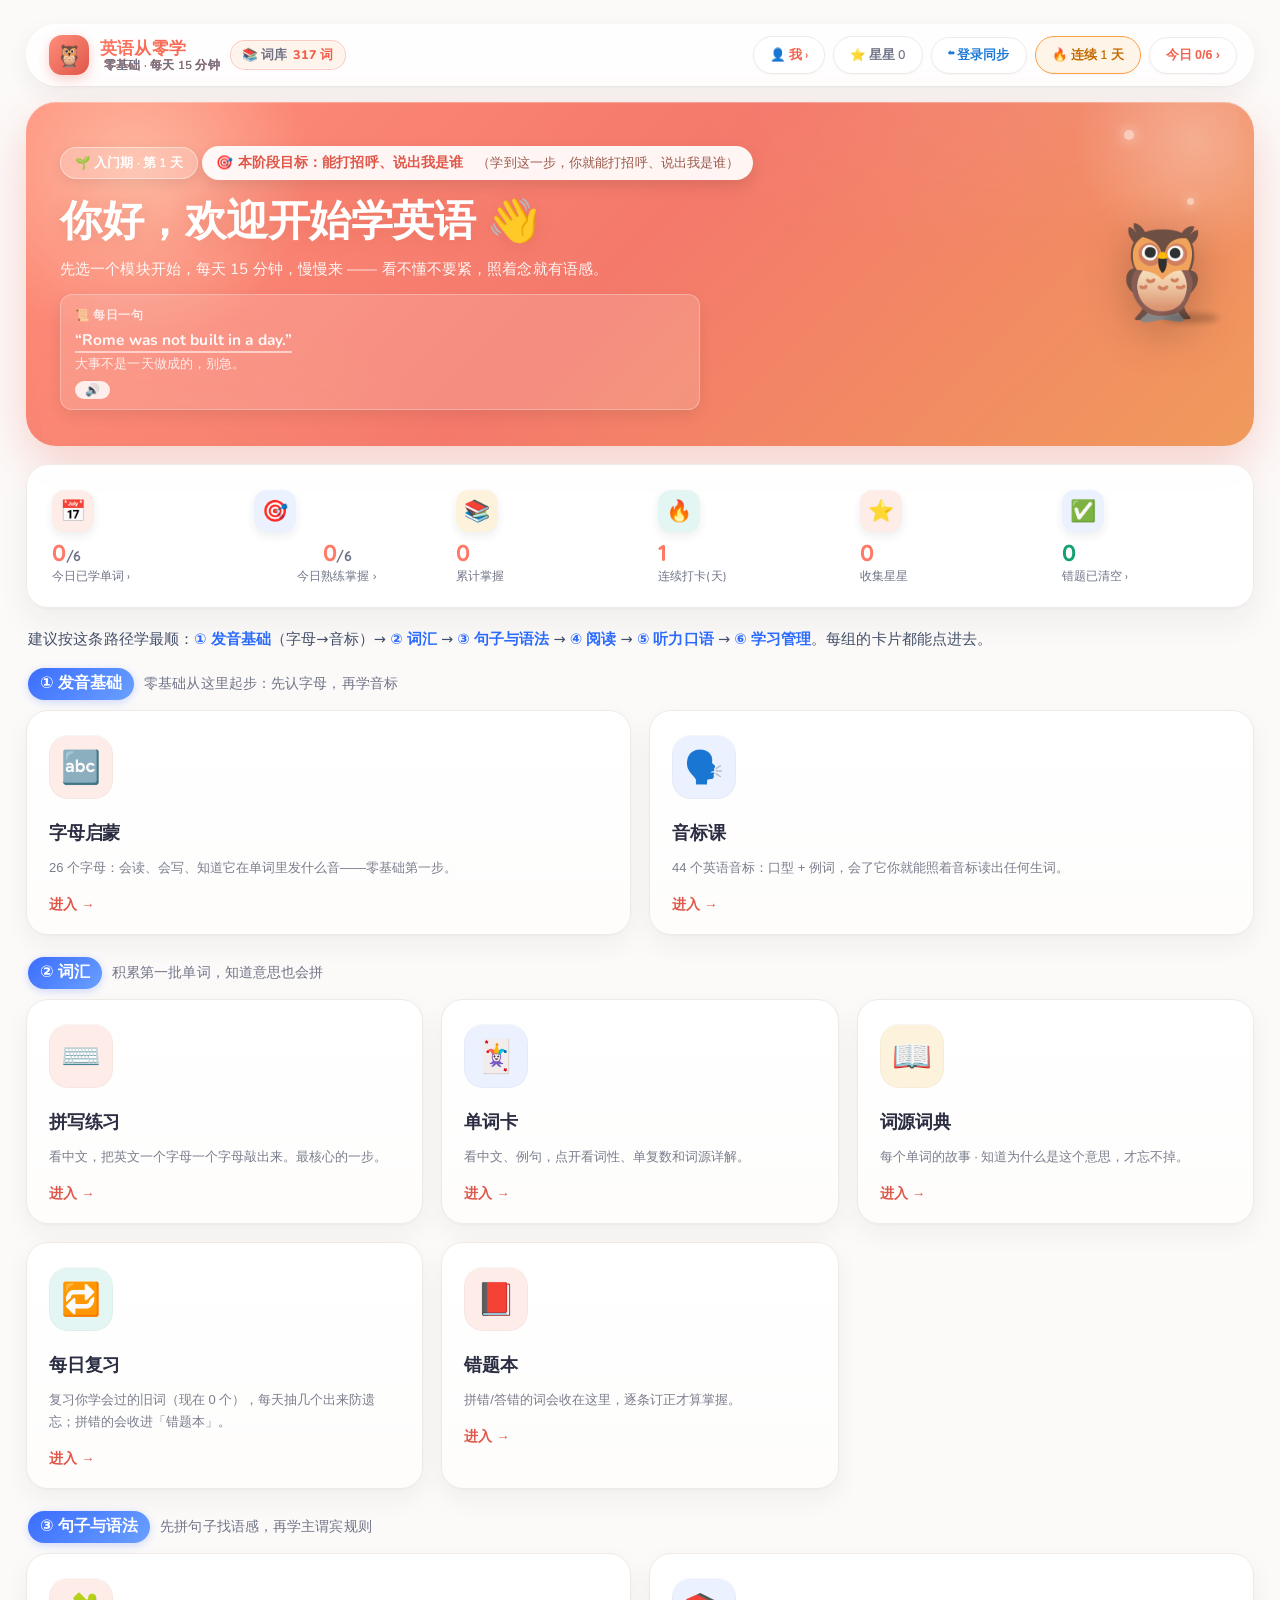
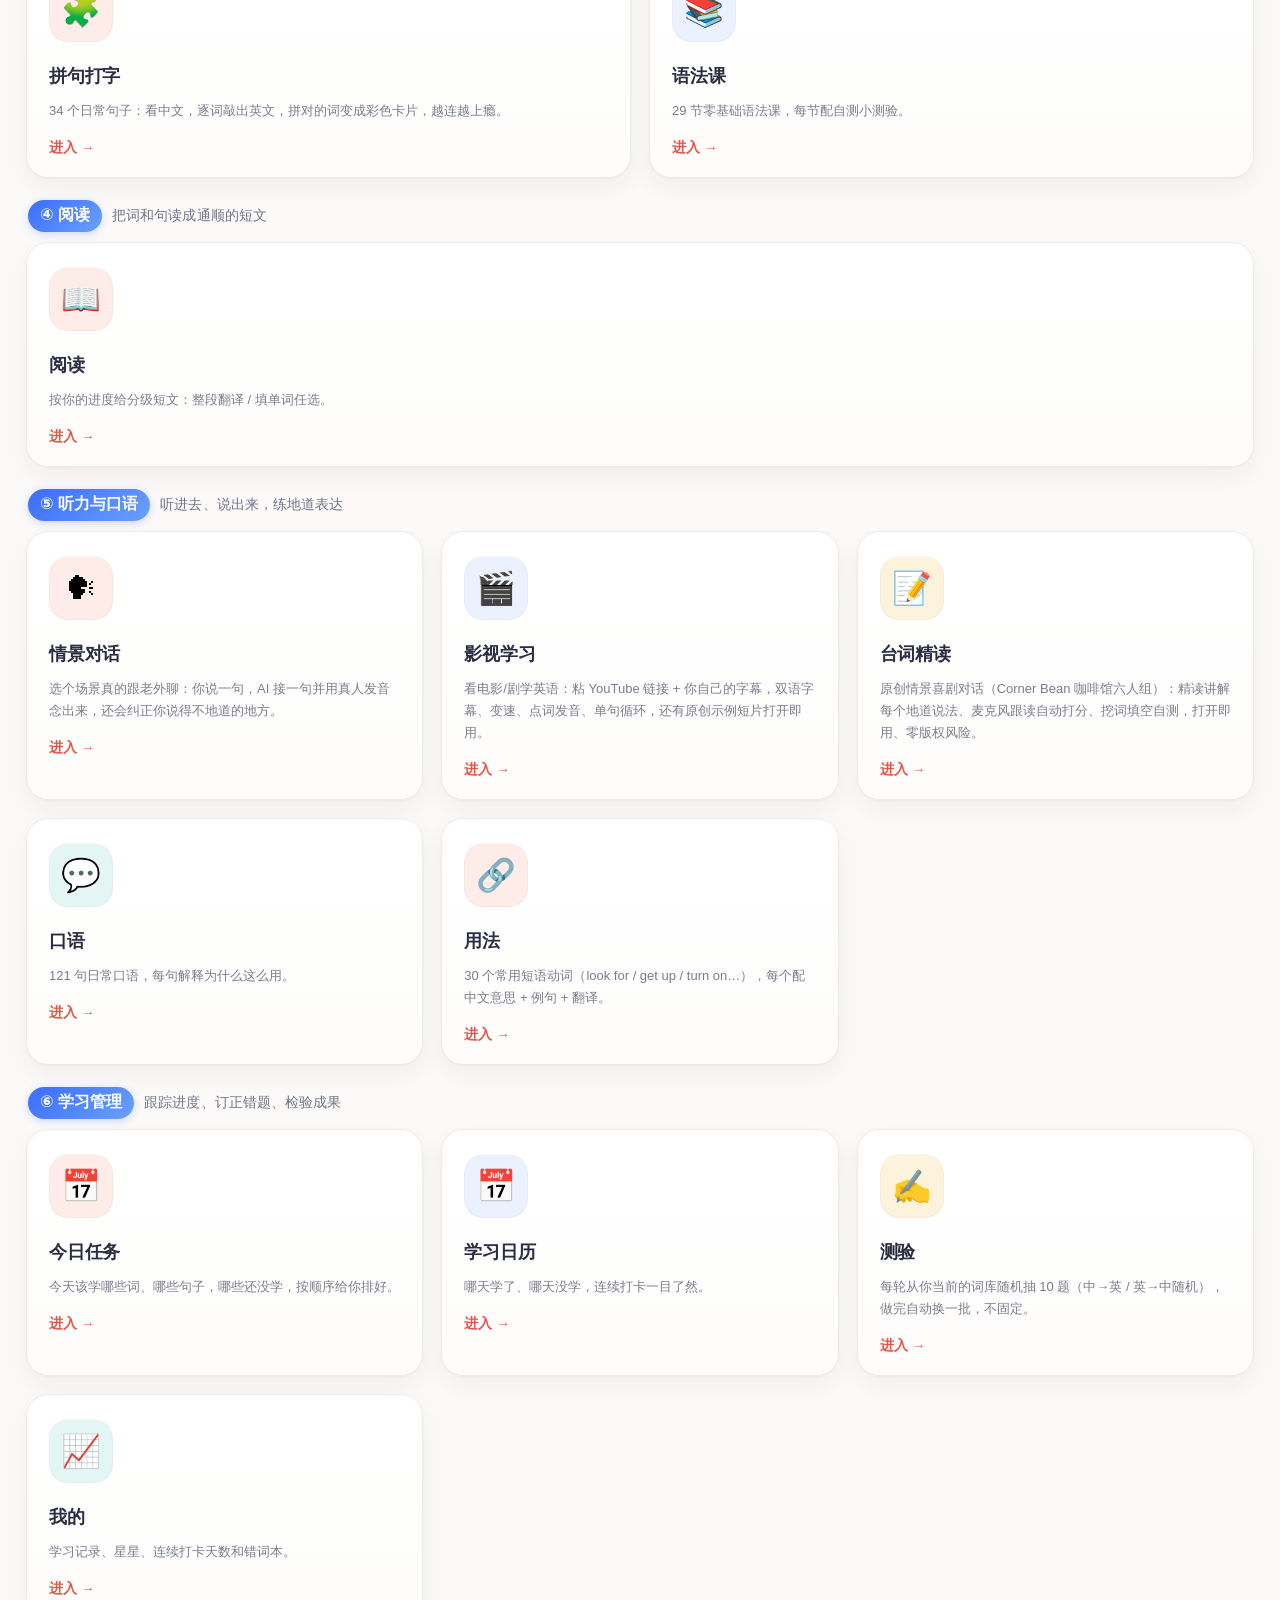
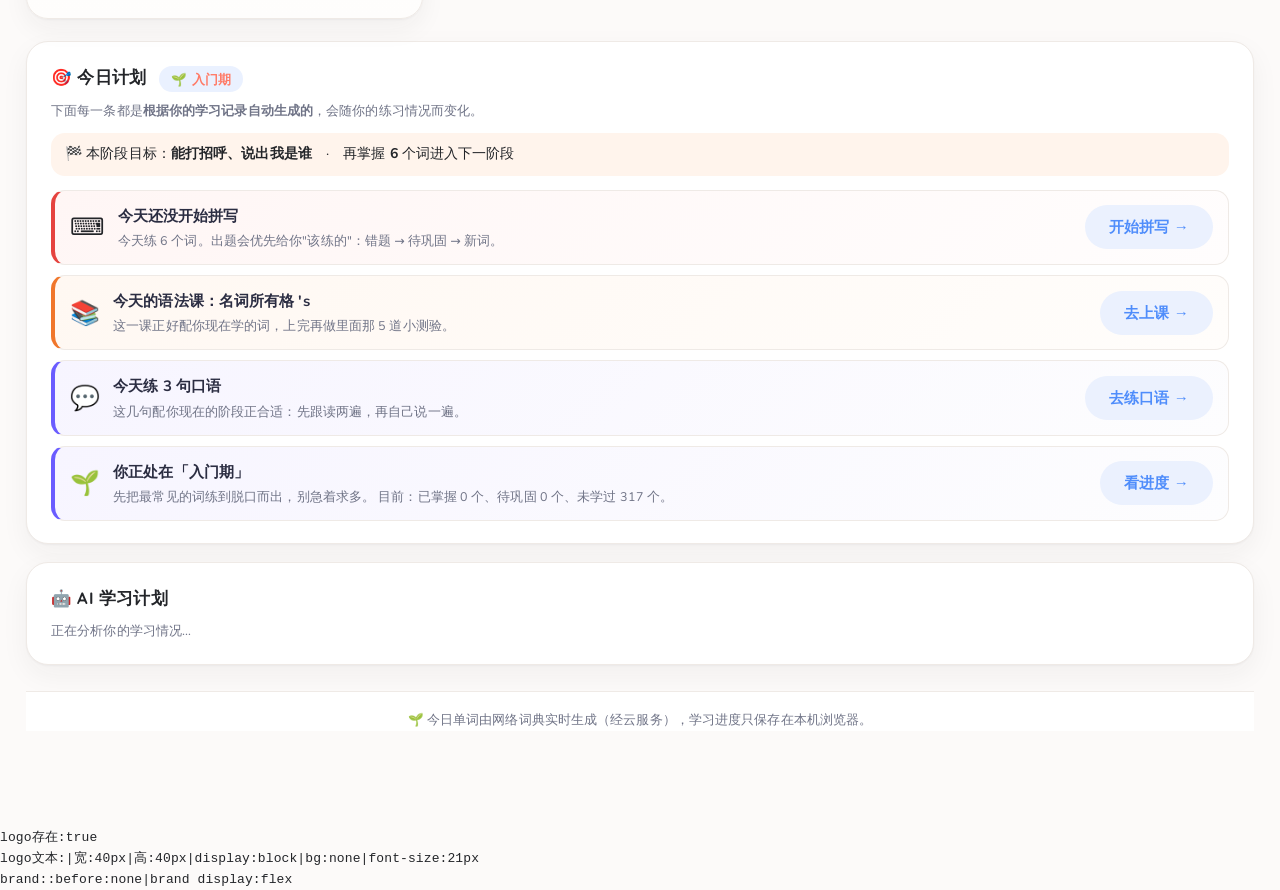
<file: _chk.html>
<!DOCTYPE html><html lang="zh-CN"><head><meta charset="UTF-8"><meta name="viewport" content="width=device-width, initial-scale=1">
<link rel="preconnect" href="https://fonts.googleapis.com">
<link href="https://fonts.googleapis.com/css2?family=Quicksand:wght@500;600;700;800&family=Nunito:wght@400;600;700;800&display=swap" rel="stylesheet">
<link rel="stylesheet" href="css/style.css?v=20261017c">
<style>*{animation:none!important;transition:none!important}</style></head><body>
<script>
window.fetch=function(){var r={ok:false,status:0,json:function(){return Promise.resolve({})},text:function(){return Promise.resolve("")}};return Promise.resolve(r)};
</script>
<div class="wrap"><div id="app"></div></div>
<script src="js/data.js"></script><script src="js/words-seed.js"></script><script src="js/wordfreq.js"></script>
<script src="js/grammar.js"></script><script src="js/curriculum.js"></script><script src="js/state.js"></script>
<script src="js/cloud-config.js"></script><script src="js/cloud-sync.js"></script><script src="js/wordlist.js"></script>
<script src="js/phrases-extra.js"></script><script src="js/reading-extra.js"></script><script src="js/grammar-extra.js"></script>
<script src="js/phrasals.js"></script><script src="js/daily.js"></script><script src="js/etym.js"></script>
<script src="js/sentences.js"></script><script src="js/app.js"></script>
<script>goView("home");</script><script>setTimeout(function(){
  var l=document.querySelector(".top .brand .logo");
  var b=document.querySelector(".top .brand");
  var out=[];
  out.push("logo存在:"+(!!l));
  if(l){var cs=getComputedStyle(l);out.push("logo文本:"+l.textContent+"|宽:"+cs.width+"|高:"+cs.height+"|display:"+cs.display+"|bg:"+cs.backgroundImage.slice(0,40)+"|font-size:"+cs.fontSize);}
  if(b){var cb=getComputedStyle(b);out.push("brand::before:"+getComputedStyle(b,"::before").content+"|brand display:"+cb.display);}
  var pre=document.createElement("pre");pre.id="DIAG";pre.textContent=out.join("\n");document.body.appendChild(pre);
},1500);</script></body></html>
</file>
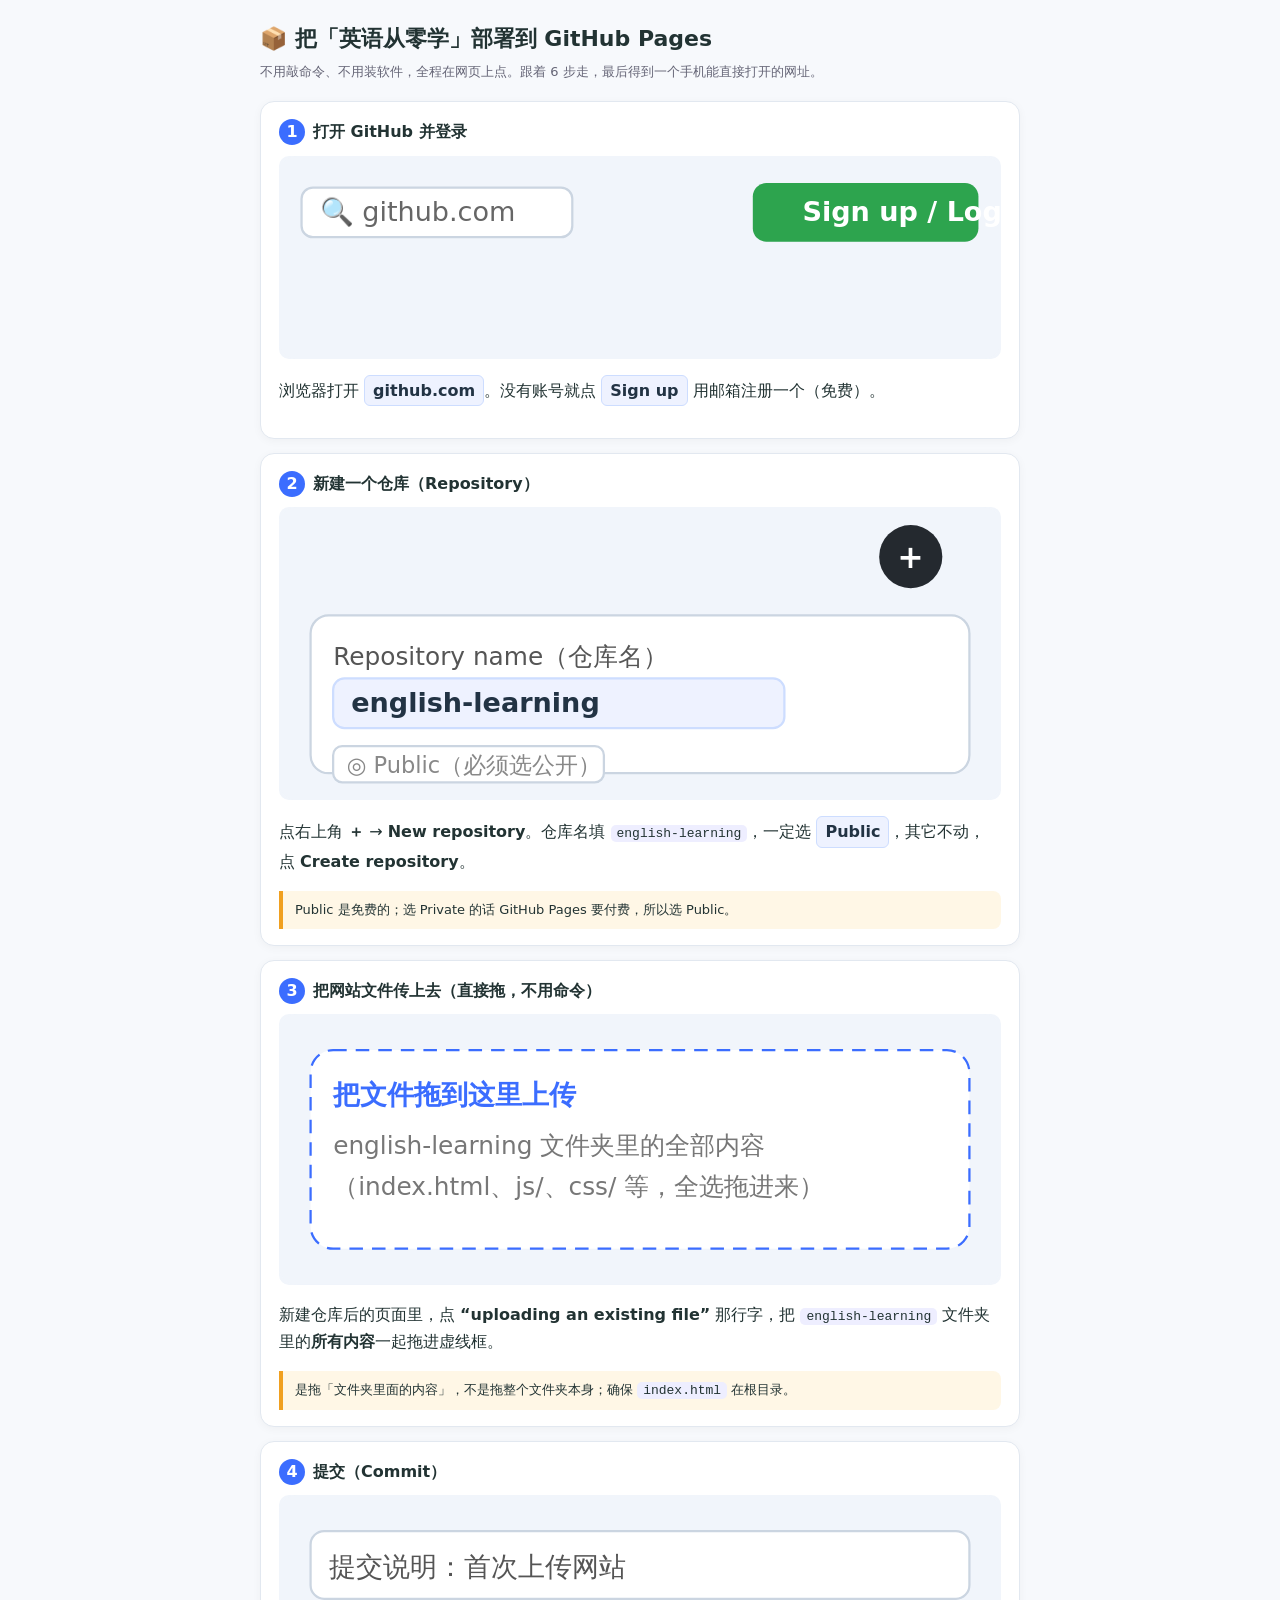
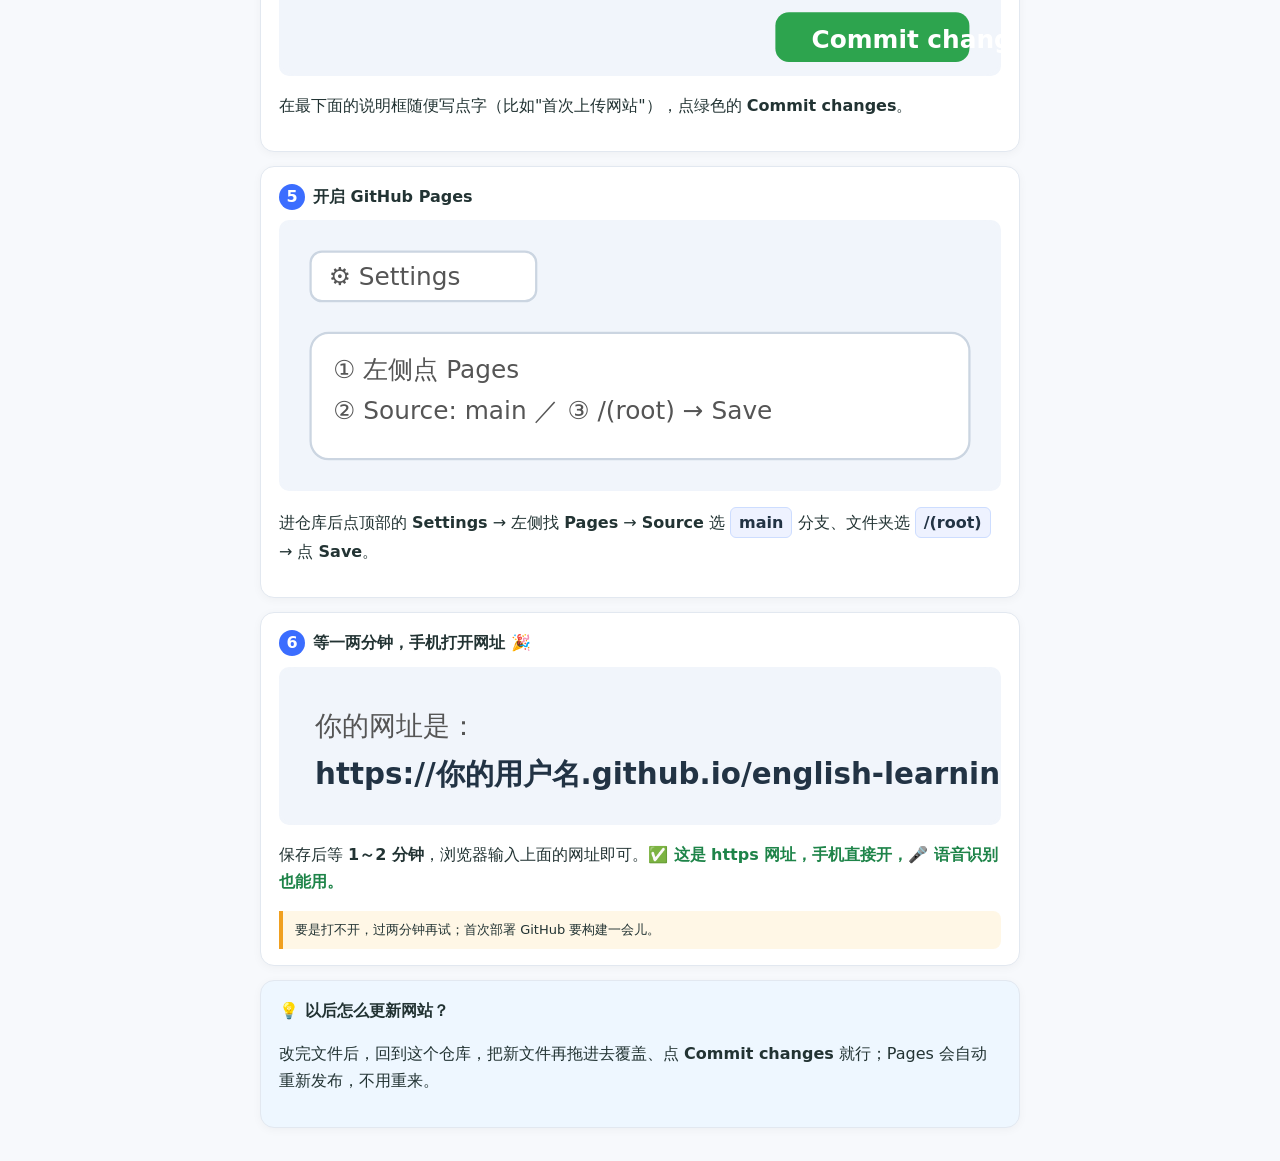
<file: GitHub部署图解.html>
<!DOCTYPE html>
<html lang="zh-CN">
<head>
<meta charset="UTF-8">
<meta name="viewport" content="width=device-width, initial-scale=1">
<title>把网站部署到 GitHub Pages · 图解教程</title>
<style>
  body{font-family:"Microsoft YaHei",system-ui,sans-serif;max-width:760px;margin:0 auto;padding:20px;color:#233;line-height:1.7;background:#f7f9fc}
  h1{font-size:22px;margin:0 0 4px}
  .sub{color:#667;font-size:13px;margin-bottom:18px}
  .step{border:1px solid #e2e8f0;border-radius:14px;background:#fff;padding:16px 18px;margin:14px 0;box-shadow:0 2px 10px rgba(0,0,0,.04)}
  .num{display:inline-block;width:26px;height:26px;line-height:26px;text-align:center;background:#3b6dff;color:#fff;border-radius:50%;font-weight:700;margin-right:8px}
  h2{font-size:16px;margin:0 0 10px}
  svg{display:block;width:100%;height:auto;background:#f1f5fb;border-radius:10px;margin:8px 0}
  .tip{background:#fff7e6;border-left:4px solid #f0a020;padding:8px 12px;border-radius:0 8px 8px 0;font-size:13px;margin-top:8px}
  .key{display:inline-block;background:#eef2ff;border:1px solid #cdddff;border-radius:6px;padding:1px 8px;font-weight:700;color:#234}
  code{background:#eef;padding:1px 6px;border-radius:5px;font-size:13px}
  .ok{color:#1e8449;font-weight:700}
</style>
</head>
<body>
<h1>📦 把「英语从零学」部署到 GitHub Pages</h1>
<div class="sub">不用敲命令、不用装软件，全程在网页上点。跟着 6 步走，最后得到一个手机能直接打开的网址。</div>

<div class="step">
  <h2><span class="num">1</span>打开 GitHub 并登录</h2>
  <svg viewBox="0 0 320 90">
    <rect x="0" y="0" width="320" height="90" rx="8" fill="#f1f5fb"/>
    <rect x="10" y="14" width="120" height="22" rx="5" fill="#fff" stroke="#cbd5e1"/>
    <text x="18" y="29" font-size="12" fill="#666">🔍 github.com</text>
    <rect x="210" y="12" width="100" height="26" rx="6" fill="#2da44e"/>
    <text x="232" y="29" font-size="12" fill="#fff" font-weight="700">Sign up / Log in</text>
  </svg>
  <p>浏览器打开 <span class="key">github.com</span>。没有账号就点 <span class="key">Sign up</span> 用邮箱注册一个（免费）。</p>
</div>

<div class="step">
  <h2><span class="num">2</span>新建一个仓库（Repository）</h2>
  <svg viewBox="0 0 320 130">
    <rect x="0" y="0" width="320" height="130" rx="8" fill="#f1f5fb"/>
    <circle cx="280" cy="22" r="14" fill="#24292f"/><text x="274" y="27" font-size="14" fill="#fff" font-weight="700">+</text>
    <rect x="14" y="48" width="292" height="70" rx="8" fill="#fff" stroke="#cbd5e1"/>
    <text x="24" y="70" font-size="11" fill="#555">Repository name（仓库名）</text>
    <rect x="24" y="76" width="200" height="22" rx="5" fill="#eef2ff" stroke="#cdddff"/>
    <text x="32" y="91" font-size="12" fill="#234" font-weight="700">english-learning</text>
    <rect x="24" y="106" width="120" height="16" rx="4" fill="#fff" stroke="#cbd5e1"/>
    <text x="30" y="118" font-size="10" fill="#888">◎ Public（必须选公开）</text>
  </svg>
  <p>点右上角 <b>＋</b> → <b>New repository</b>。仓库名填 <code>english-learning</code>，一定选 <span class="key">Public</span>，其它不动，点 <b>Create repository</b>。</p>
  <div class="tip">Public 是免费的；选 Private 的话 GitHub Pages 要付费，所以选 Public。</div>
</div>

<div class="step">
  <h2><span class="num">3</span>把网站文件传上去（直接拖，不用命令）</h2>
  <svg viewBox="0 0 320 120">
    <rect x="0" y="0" width="320" height="120" rx="8" fill="#f1f5fb"/>
    <rect x="14" y="16" width="292" height="88" rx="10" fill="#fff" stroke="#3b6dff" stroke-dasharray="6 4"/>
    <text x="24" y="40" font-size="12" fill="#3b6dff" font-weight="700">把文件拖到这里上传</text>
    <text x="24" y="62" font-size="11" fill="#777">english-learning 文件夹里的全部内容</text>
    <text x="24" y="80" font-size="11" fill="#777">（index.html、js/、css/ 等，全选拖进来）</text>
  </svg>
  <p>新建仓库后的页面里，点 <b>“uploading an existing file”</b> 那行字，把 <code>english-learning</code> 文件夹里的<b>所有内容</b>一起拖进虚线框。</p>
  <div class="tip">是拖「文件夹里面的内容」，不是拖整个文件夹本身；确保 <code>index.html</code> 在根目录。</div>
</div>

<div class="step">
  <h2><span class="num">4</span>提交（Commit）</h2>
  <svg viewBox="0 0 320 80">
    <rect x="0" y="0" width="320" height="80" rx="8" fill="#f1f5fb"/>
    <rect x="14" y="16" width="292" height="30" rx="6" fill="#fff" stroke="#cbd5e1"/>
    <text x="22" y="36" font-size="12" fill="#555">提交说明：首次上传网站</text>
    <rect x="220" y="52" width="86" height="22" rx="6" fill="#2da44e"/>
    <text x="236" y="68" font-size="11" fill="#fff" font-weight="700">Commit changes</text>
  </svg>
  <p>在最下面的说明框随便写点字（比如"首次上传网站"），点绿色的 <b>Commit changes</b>。</p>
</div>

<div class="step">
  <h2><span class="num">5</span>开启 GitHub Pages</h2>
  <svg viewBox="0 0 320 120">
    <rect x="0" y="0" width="320" height="120" rx="8" fill="#f1f5fb"/>
    <rect x="14" y="14" width="100" height="22" rx="5" fill="#fff" stroke="#cbd5e1"/>
    <text x="22" y="29" font-size="11" fill="#555">⚙ Settings</text>
    <rect x="14" y="50" width="292" height="56" rx="8" fill="#fff" stroke="#cbd5e1"/>
    <text x="24" y="70" font-size="11" fill="#555">① 左侧点 Pages</text>
    <text x="24" y="88" font-size="11" fill="#555">② Source: main ／ ③ /(root) → Save</text>
  </svg>
  <p>进仓库后点顶部的 <b>Settings</b> → 左侧找 <b>Pages</b> → <b>Source</b> 选 <span class="key">main</span> 分支、文件夹选 <span class="key">/(root)</span> → 点 <b>Save</b>。</p>
</div>

<div class="step">
  <h2><span class="num">6</span>等一两分钟，手机打开网址 🎉</h2>
  <svg viewBox="0 0 320 70">
    <rect x="0" y="0" width="320" height="70" rx="8" fill="#f1f5fb"/>
    <text x="16" y="30" font-size="12" fill="#555">你的网址是：</text>
    <text x="16" y="52" font-size="13" fill="#234" font-weight="700">https://你的用户名.github.io/english-learning/</text>
  </svg>
  <p>保存后等 <b>1～2 分钟</b>，浏览器输入上面的网址即可。<span class="ok">✅ 这是 https 网址，手机直接开，🎤 语音识别也能用。</span></p>
  <div class="tip">要是打不开，过两分钟再试；首次部署 GitHub 要构建一会儿。</div>
</div>

<div class="step" style="background:#eef7ff">
  <h2>💡 以后怎么更新网站？</h2>
  <p>改完文件后，回到这个仓库，把新文件再拖进去覆盖、点 <b>Commit changes</b> 就行；Pages 会自动重新发布，不用重来。</p>
</div>
</body>
</html>
</file>
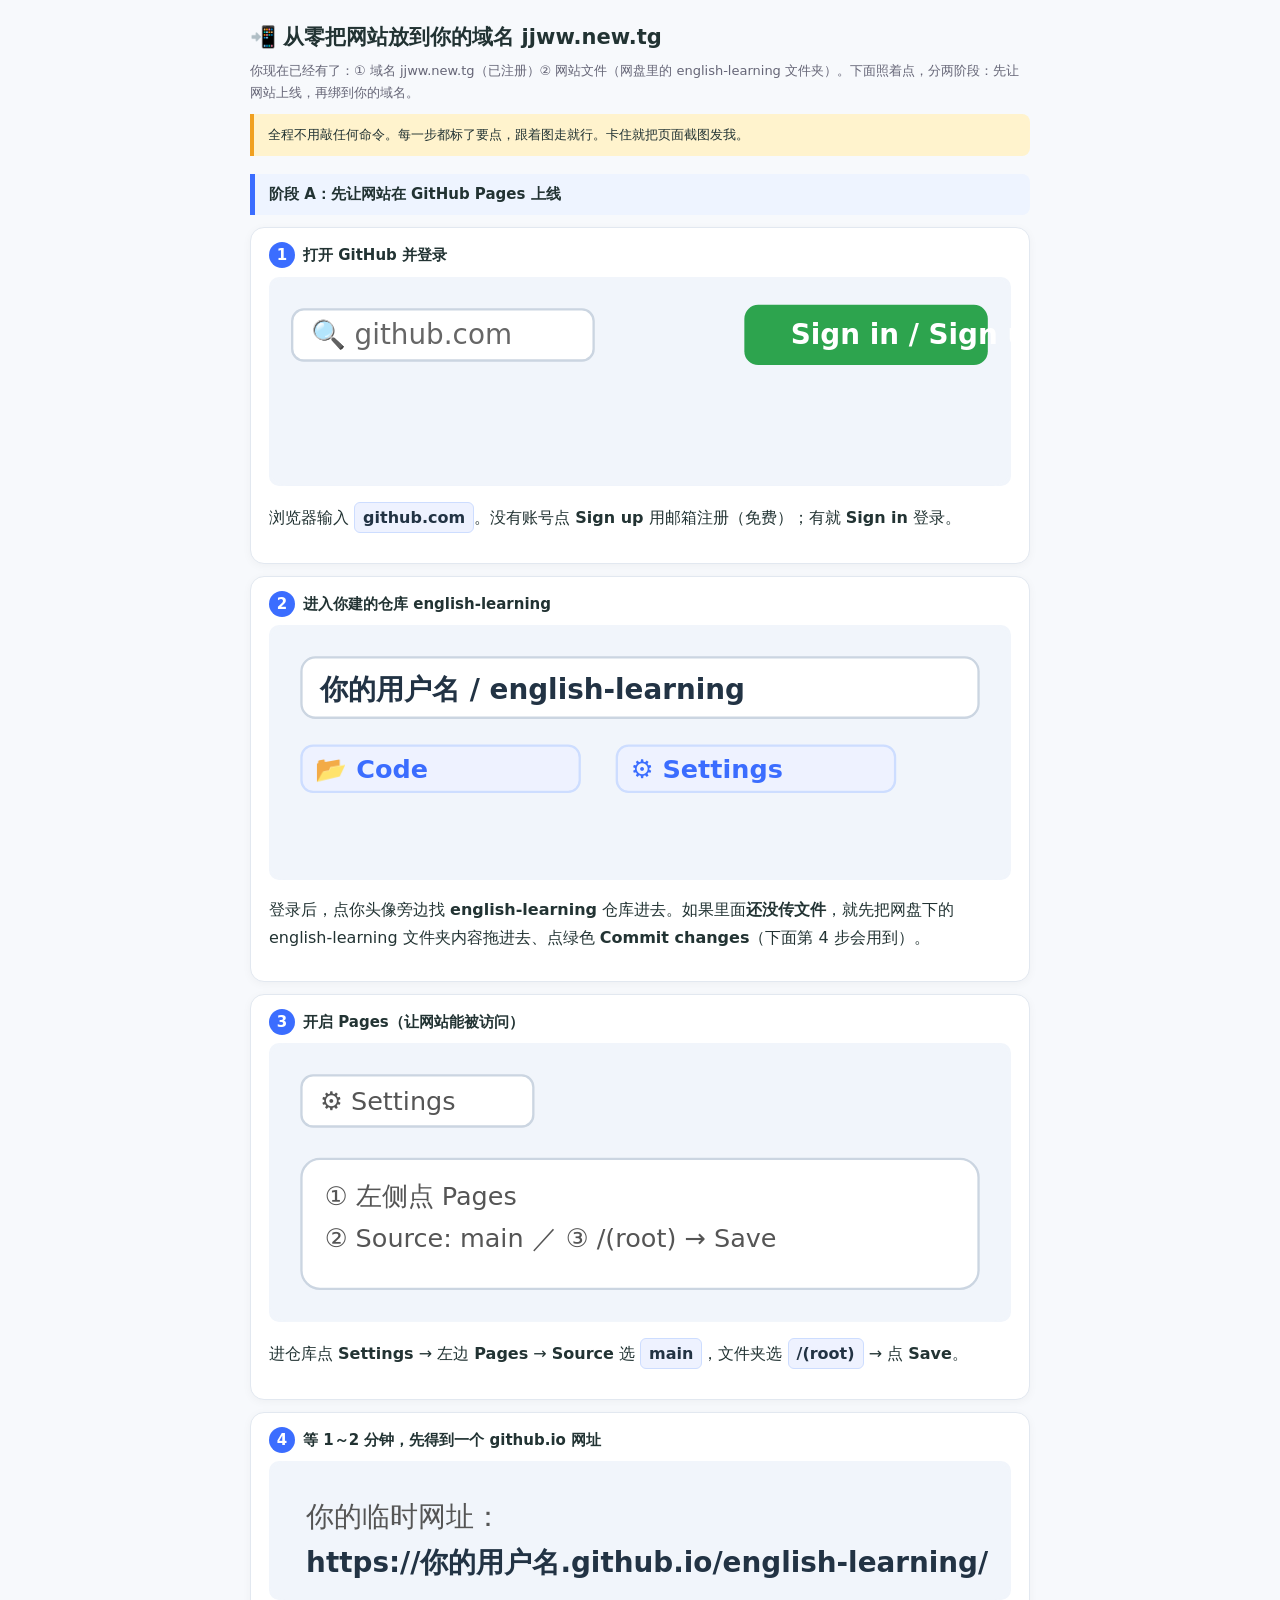
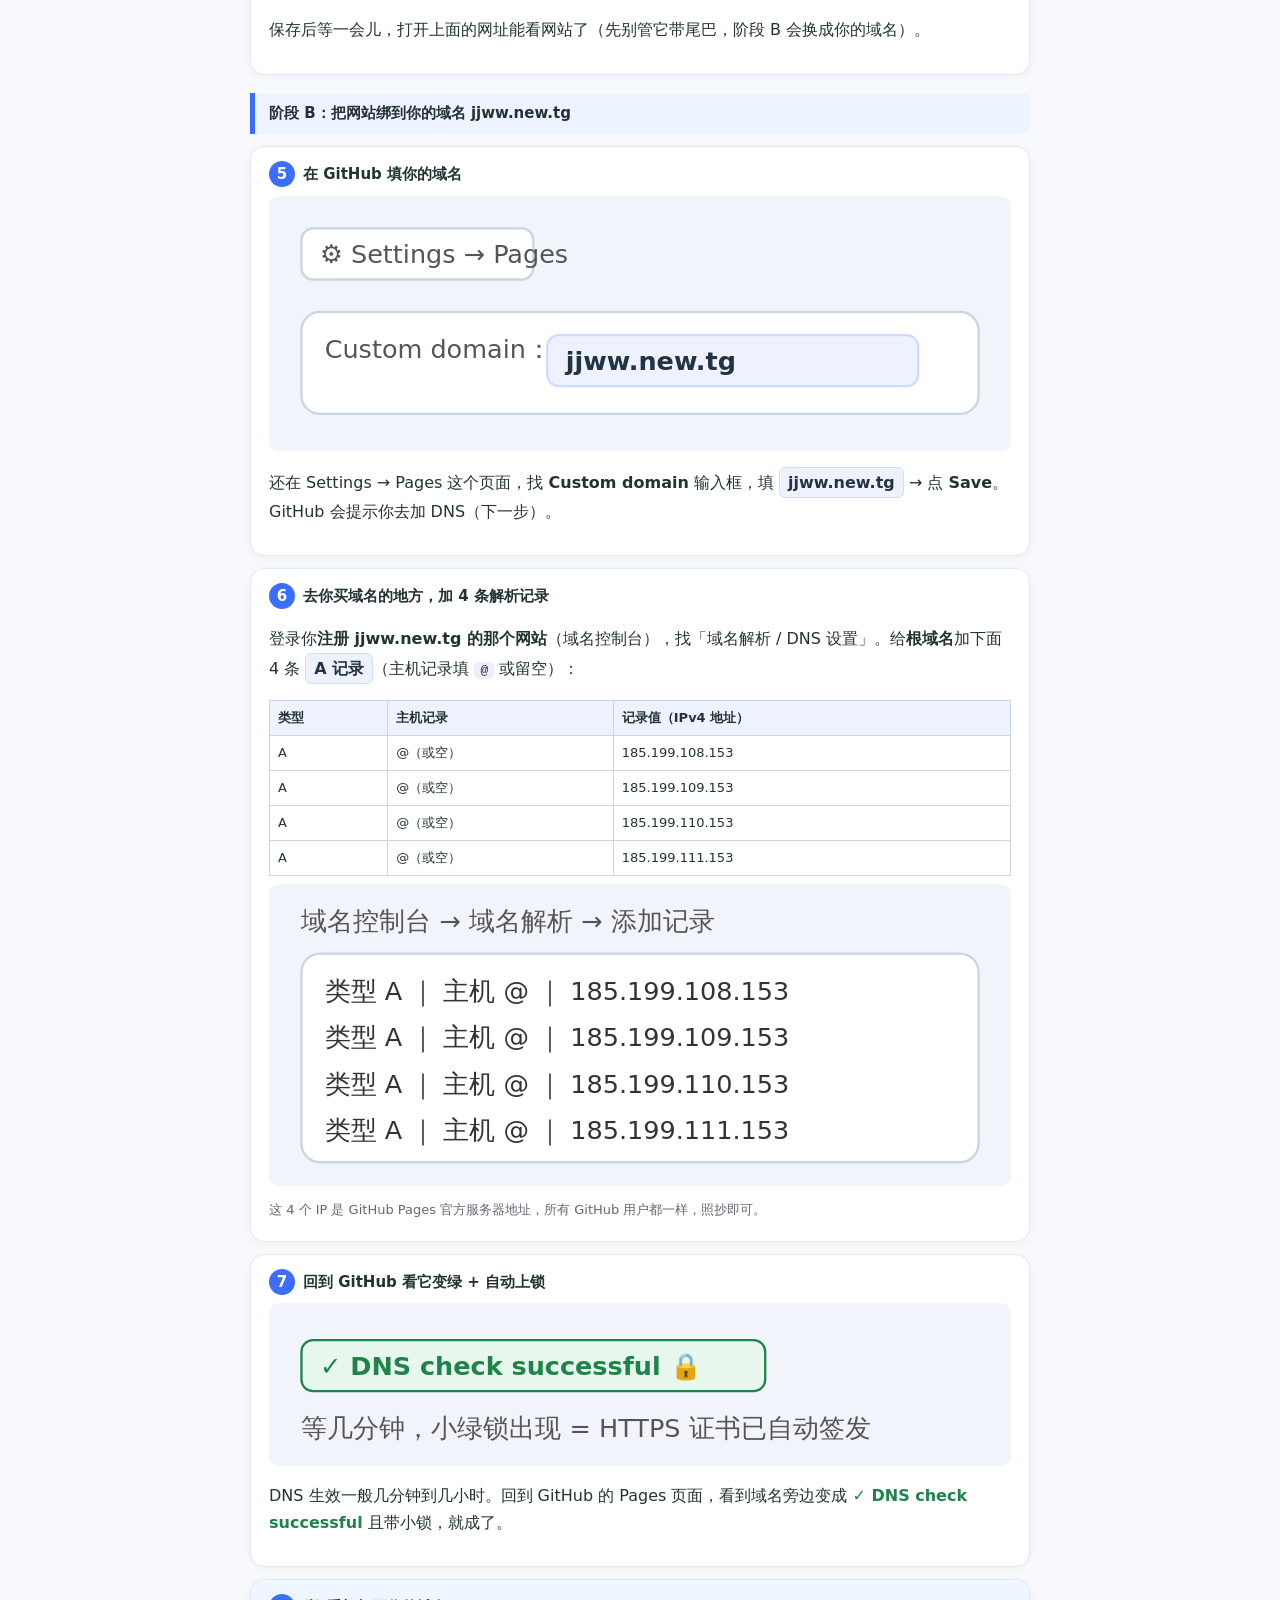
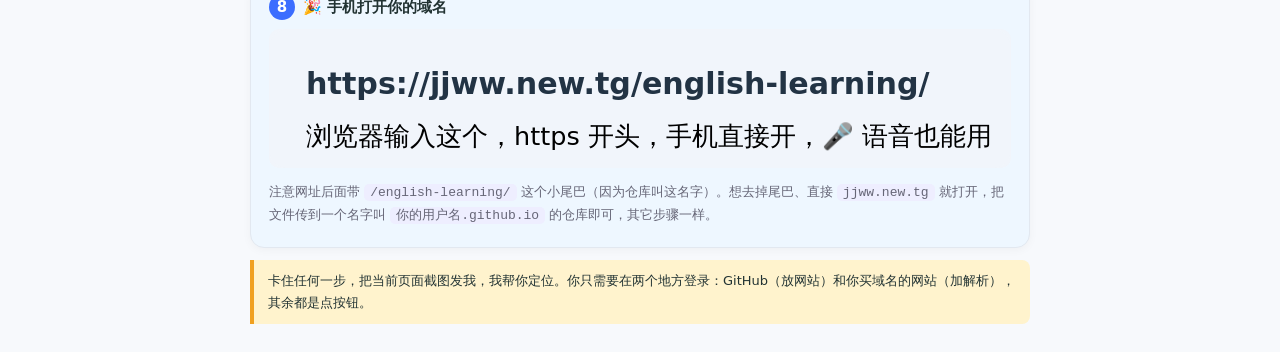
<file: 部署到我的域名-图解.html>
<!DOCTYPE html>
<html lang="zh-CN">
<head>
<meta charset="UTF-8">
<meta name="viewport" content="width=device-width, initial-scale=1">
<title>从零部署到你的域名 jjww.new.tg · 图解教程</title>
<style>
  body{font-family:"Microsoft YaHei",system-ui,sans-serif;max-width:780px;margin:0 auto;padding:20px;color:#233;line-height:1.7;background:#f7f9fc}
  h1{font-size:21px;margin:0 0 4px}
  .sub{color:#667;font-size:13px;margin-bottom:6px}
  .warn{background:#fff3cd;border-left:4px solid #f0a020;padding:10px 14px;border-radius:0 8px 8px 0;font-size:13px;margin:10px 0}
  .phase{background:#eef4ff;border-left:5px solid #3b6dff;padding:8px 14px;border-radius:0 8px 8px 0;font-weight:700;margin:18px 0 6px;font-size:15px}
  .step{border:1px solid #e2e8f0;border-radius:14px;background:#fff;padding:14px 18px;margin:12px 0;box-shadow:0 2px 10px rgba(0,0,0,.04)}
  .num{display:inline-block;width:26px;height:26px;line-height:26px;text-align:center;background:#3b6dff;color:#fff;border-radius:50%;font-weight:700;margin-right:8px}
  h2{font-size:15px;margin:0 0 8px}
  svg{display:block;width:100%;height:auto;background:#f1f5fb;border-radius:10px;margin:8px 0}
  .key{display:inline-block;background:#eef2ff;border:1px solid #cdddff;border-radius:6px;padding:1px 8px;font-weight:700;color:#234}
  code{background:#eef;padding:1px 6px;border-radius:5px;font-size:13px}
  .ok{color:#1e8449;font-weight:700}
  table{border-collapse:collapse;width:100%;margin:8px 0;font-size:13px}
  th,td{border:1px solid #cdd6e6;padding:6px 8px;text-align:left}
  th{background:#eef2ff}
</style>
</head>
<body>
<h1>📲 从零把网站放到你的域名 jjww.new.tg</h1>
<div class="sub">你现在已经有了：① 域名 jjww.new.tg（已注册）② 网站文件（网盘里的 english-learning 文件夹）。下面照着点，分两阶段：先让网站上线，再绑到你的域名。</div>
<div class="warn">全程不用敲任何命令。每一步都标了要点，跟着图走就行。卡住就把页面截图发我。</div>

<div class="phase">阶段 A：先让网站在 GitHub Pages 上线</div>

<div class="step">
  <h2><span class="num">1</span>打开 GitHub 并登录</h2>
  <svg viewBox="0 0 320 90">
    <rect x="0" y="0" width="320" height="90" rx="8" fill="#f1f5fb"/>
    <rect x="10" y="14" width="130" height="22" rx="5" fill="#fff" stroke="#cbd5e1"/>
    <text x="18" y="29" font-size="12" fill="#666">🔍 github.com</text>
    <rect x="205" y="12" width="105" height="26" rx="6" fill="#2da44e"/>
    <text x="225" y="29" font-size="12" fill="#fff" font-weight="700">Sign in / Sign up</text>
  </svg>
  <p>浏览器输入 <span class="key">github.com</span>。没有账号点 <b>Sign up</b> 用邮箱注册（免费）；有就 <b>Sign in</b> 登录。</p>
</div>

<div class="step">
  <h2><span class="num">2</span>进入你建的仓库 english-learning</h2>
  <svg viewBox="0 0 320 110">
    <rect x="0" y="0" width="320" height="110" rx="8" fill="#f1f5fb"/>
    <rect x="14" y="14" width="292" height="26" rx="6" fill="#fff" stroke="#cbd5e1"/>
    <text x="22" y="32" font-size="12" fill="#234" font-weight="700">你的用户名 / english-learning</text>
    <rect x="14" y="52" width="120" height="20" rx="5" fill="#eef2ff" stroke="#cdddff"/>
    <text x="20" y="66" font-size="11" fill="#3b6dff" font-weight="700">📂 Code</text>
    <rect x="150" y="52" width="120" height="20" rx="5" fill="#eef2ff" stroke="#cdddff"/>
    <text x="156" y="66" font-size="11" fill="#3b6dff" font-weight="700">⚙ Settings</text>
  </svg>
  <p>登录后，点你头像旁边找 <b>english-learning</b> 仓库进去。如果里面<b>还没传文件</b>，就先把网盘下的 english-learning 文件夹内容拖进去、点绿色 <b>Commit changes</b>（下面第 4 步会用到）。</p>
</div>

<div class="step">
  <h2><span class="num">3</span>开启 Pages（让网站能被访问）</h2>
  <svg viewBox="0 0 320 120">
    <rect x="0" y="0" width="320" height="120" rx="8" fill="#f1f5fb"/>
    <rect x="14" y="14" width="100" height="22" rx="5" fill="#fff" stroke="#cbd5e1"/>
    <text x="22" y="29" font-size="11" fill="#555">⚙ Settings</text>
    <rect x="14" y="50" width="292" height="56" rx="8" fill="#fff" stroke="#cbd5e1"/>
    <text x="24" y="70" font-size="11" fill="#555">① 左侧点 Pages</text>
    <text x="24" y="88" font-size="11" fill="#555">② Source: main ／ ③ /(root) → Save</text>
  </svg>
  <p>进仓库点 <b>Settings</b> → 左边 <b>Pages</b> → <b>Source</b> 选 <span class="key">main</span>，文件夹选 <span class="key">/(root)</span> → 点 <b>Save</b>。</p>
</div>

<div class="step">
  <h2><span class="num">4</span>等 1～2 分钟，先得到一个 github.io 网址</h2>
  <svg viewBox="0 0 320 60">
    <rect x="0" y="0" width="320" height="60" rx="8" fill="#f1f5fb"/>
    <text x="16" y="28" font-size="12" fill="#555">你的临时网址：</text>
    <text x="16" y="48" font-size="12" fill="#234" font-weight="700">https://你的用户名.github.io/english-learning/</text>
  </svg>
  <p>保存后等一会儿，打开上面的网址能看网站了（先别管它带尾巴，阶段 B 会换成你的域名）。</p>
</div>

<div class="phase">阶段 B：把网站绑到你的域名 jjww.new.tg</div>

<div class="step">
  <h2><span class="num">5</span>在 GitHub 填你的域名</h2>
  <svg viewBox="0 0 320 110">
    <rect x="0" y="0" width="320" height="110" rx="8" fill="#f1f5fb"/>
    <rect x="14" y="14" width="100" height="22" rx="5" fill="#fff" stroke="#cbd5e1"/>
    <text x="22" y="29" font-size="11" fill="#555">⚙ Settings → Pages</text>
    <rect x="14" y="50" width="292" height="44" rx="8" fill="#fff" stroke="#cbd5e1"/>
    <text x="24" y="70" font-size="11" fill="#555">Custom domain：</text>
    <rect x="120" y="60" width="160" height="22" rx="5" fill="#eef2ff" stroke="#cdddff"/>
    <text x="128" y="75" font-size="11" fill="#234" font-weight="700">jjww.new.tg</text>
  </svg>
  <p>还在 Settings → Pages 这个页面，找 <b>Custom domain</b> 输入框，填 <span class="key">jjww.new.tg</span> → 点 <b>Save</b>。GitHub 会提示你去加 DNS（下一步）。</p>
</div>

<div class="step">
  <h2><span class="num">6</span>去你买域名的地方，加 4 条解析记录</h2>
  <p>登录你<b>注册 jjww.new.tg 的那个网站</b>（域名控制台），找「域名解析 / DNS 设置」。给<b>根域名</b>加下面 4 条 <span class="key">A 记录</span>（主机记录填 <code>@</code> 或留空）：</p>
  <table>
    <tr><th>类型</th><th>主机记录</th><th>记录值（IPv4 地址）</th></tr>
    <tr><td>A</td><td>@（或空）</td><td>185.199.108.153</td></tr>
    <tr><td>A</td><td>@（或空）</td><td>185.199.109.153</td></tr>
    <tr><td>A</td><td>@（或空）</td><td>185.199.110.153</td></tr>
    <tr><td>A</td><td>@（或空）</td><td>185.199.111.153</td></tr>
  </table>
  <svg viewBox="0 0 320 130">
    <rect x="0" y="0" width="320" height="130" rx="8" fill="#f1f5fb"/>
    <text x="14" y="20" font-size="11" fill="#555">域名控制台 → 域名解析 → 添加记录</text>
    <rect x="14" y="30" width="292" height="90" rx="8" fill="#fff" stroke="#cbd5e1"/>
    <text x="24" y="50" font-size="11" fill="#333">类型 A ｜ 主机 @ ｜ 185.199.108.153</text>
    <text x="24" y="70" font-size="11" fill="#333">类型 A ｜ 主机 @ ｜ 185.199.109.153</text>
    <text x="24" y="90" font-size="11" fill="#333">类型 A ｜ 主机 @ ｜ 185.199.110.153</text>
    <text x="24" y="110" font-size="11" fill="#333">类型 A ｜ 主机 @ ｜ 185.199.111.153</text>
  </svg>
  <p class="sub">这 4 个 IP 是 GitHub Pages 官方服务器地址，所有 GitHub 用户都一样，照抄即可。</p>
</div>

<div class="step">
  <h2><span class="num">7</span>回到 GitHub 看它变绿 + 自动上锁</h2>
  <svg viewBox="0 0 320 70">
    <rect x="0" y="0" width="320" height="70" rx="8" fill="#f1f5fb"/>
    <rect x="14" y="16" width="200" height="22" rx="5" fill="#e8f7ee" stroke="#1e8449"/>
    <text x="22" y="31" font-size="11" fill="#1e8449" font-weight="700">✓ DNS check successful 🔒</text>
    <text x="14" y="58" font-size="11" fill="#555">等几分钟，小绿锁出现 = HTTPS 证书已自动签发</text>
  </svg>
  <p>DNS 生效一般几分钟到几小时。回到 GitHub 的 Pages 页面，看到域名旁边变成 <span class="ok">✓ DNS check successful</span> 且带小锁，就成了。</p>
</div>

<div class="step" style="background:#eef7ff">
  <h2><span class="num">8</span>🎉 手机打开你的域名</h2>
  <svg viewBox="0 0 320 60">
    <rect x="0" y="0" width="320" height="60" rx="8" fill="#f1f5fb"/>
    <text x="16" y="28" font-size="13" fill="#234" font-weight="700">https://jjww.new.tg/english-learning/</text>
    <text x="16" y="50" font-size="11" fill:#555>浏览器输入这个，https 开头，手机直接开，🎤 语音也能用</text>
  </svg>
  <p class="sub">注意网址后面带 <code>/english-learning/</code> 这个小尾巴（因为仓库叫这名字）。想去掉尾巴、直接 <code>jjww.new.tg</code> 就打开，把文件传到一个名字叫 <code>你的用户名.github.io</code> 的仓库即可，其它步骤一样。</p>
</div>

<div class="warn">卡住任何一步，把当前页面截图发我，我帮你定位。你只需要在两个地方登录：GitHub（放网站）和你买域名的网站（加解析），其余都是点按钮。</div>
</body>
</html>
</file>
<file: css/style.css>
* { box-sizing: border-box; margin: 0; padding: 0; }
:root {
  --bg: #eef2fb; --bg2: #f7f9ff; --card: #ffffff; --line: #e7ebf3;
  --txt: #1c2330; --muted: #6b7385;
  --brand: #3b6dff; --brand-d: #2a55e0; --brand2: #eaf1ff;
  --ok: #14a06f; --bad: #e5484d; --warn: #f0a020;
  --soft: #f4f6fb;
  --shadow-sm: 0 2px 8px rgba(28, 35, 48, .06);
  --shadow: 0 10px 28px rgba(28, 35, 48, .08);
  --shadow-lg: 0 18px 46px rgba(28, 35, 48, .12);
  --radius: 16px; --radius-sm: 11px;
  --grad: linear-gradient(135deg, #3b6dff 0%, #6a9bff 100%);
  --grad-soft: linear-gradient(135deg, #eaf1ff, #f5f8ff);

  /* 天色：整页背景 + Hero 的配色。默认值 = 白天，其余时段由 [data-time] 覆盖 */
  --sky-a: #eef2fb;              /* 页面底色（上/下） */
  --sky-b: #f7f9ff;              /* 页面底色（中段） */
  --sky-glow1: rgba(106,155,255,.18);
  --sky-glow2: rgba(59,109,255,.10);
  --hero-1: #3b6dff; --hero-2: #5b9dff; --hero-3: #7db0ff;
  --hero-shadow: rgba(59,109,255,.32);
}

/* ---------- 按时间换天色（由 js 在 <html> 上写 data-time） ---------- */
/* 清晨：淡橘粉的朝霞 */
[data-time="morning"] {
  --sky-a: #fdf4ec; --sky-b: #fffaf4;
  --sky-glow1: rgba(255,171,110,.22); --sky-glow2: rgba(255,140,90,.12);
  --hero-1: #ff8f5e; --hero-2: #ffb072; --hero-3: #ffcb92;
  --hero-shadow: rgba(255,143,94,.30);
}
/* 白天：默认的蓝天（写在这里只为可读性，值与 :root 一致） */
[data-time="day"] {
  --sky-a: #eef2fb; --sky-b: #f7f9ff;
  --sky-glow1: rgba(106,155,255,.18); --sky-glow2: rgba(59,109,255,.10);
  --hero-1: #3b6dff; --hero-2: #5b9dff; --hero-3: #7db0ff;
  --hero-shadow: rgba(59,109,255,.32);
}
/* 傍晚：夕阳橘紫 */
[data-time="dusk"] {
  --sky-a: #fbeef2; --sky-b: #fdf4ec;
  --sky-glow1: rgba(255,126,103,.22); --sky-glow2: rgba(150,110,255,.14);
  --hero-1: #d8567f; --hero-2: #f0765a; --hero-3: #ffa46b;
  --hero-shadow: rgba(216,86,127,.30);
}
/* 夜里：深蓝夜空，Hero 压暗不刺眼 */
[data-time="night"] {
  --sky-a: #dfe4f3; --sky-b: #eceefb;
  --sky-glow1: rgba(90,110,220,.20); --sky-glow2: rgba(60,70,160,.14);
  --hero-1: #2f3a86; --hero-2: #4756b8; --hero-3: #6d7fd6;
  --hero-shadow: rgba(47,58,134,.36);
}
body {
  background:
    radial-gradient(1200px 620px at 112% -12%, var(--sky-glow1), transparent 60%),
    radial-gradient(900px 520px at -12% -4%, var(--sky-glow2), transparent 55%),
    linear-gradient(180deg, var(--sky-a) 0%, var(--sky-b) 42%, var(--sky-a) 100%);
  transition: background-color .6s ease;
  background-attachment: fixed;
  color: var(--txt); min-height: 100vh;
  font-family: "PingFang SC", "Microsoft YaHei", "Hiragino Sans GB", system-ui, -apple-system, sans-serif;
  -webkit-font-smoothing: antialiased; text-rendering: optimizeLegibility; line-height: 1.62;
}
::selection { background: rgba(59,109,255,.18); }
html { scroll-behavior: smooth; }
.wrap { max-width: 1000px; margin: 0 auto; padding: 22px 22px 86px; }

.top {
  display: flex; justify-content: space-between; align-items: center; flex-wrap: wrap;
  gap: 12px; margin-bottom: 16px;
  background: rgba(255,255,255,.72); backdrop-filter: blur(10px);
  border: 1px solid var(--line); border-radius: var(--radius);
  padding: 13px 18px; box-shadow: var(--shadow-sm);
}
.brand { font-size: 21px; font-weight: 800; letter-spacing: .3px;
  background: var(--grad); -webkit-background-clip: text; background-clip: text; color: transparent;
  display: inline-flex; align-items: center; gap: 9px; }
.brand .sub { font-size: 12.5px; color: var(--muted); font-weight: 500; margin-left: 4px;
  -webkit-text-fill-color: var(--muted); }
.chips { display: flex; gap: 8px; flex-wrap: wrap; align-items: center; }
.chip {
  background: var(--grad-soft); border: 1px solid #dde6ff; border-radius: 999px;
  padding: 5px 13px; font-size: 12.5px; font-weight: 600; color: var(--brand-d);
  box-shadow: inset 0 0 0 1px rgba(255,255,255,.5);
}
/* 「👤 我」是入口按钮，点进去看自己的学习记录 */
.chip.chip-me {
  cursor: pointer; font-family: inherit; background: var(--card); color: var(--brand-d);
  border-color: #cdddff; font-weight: 700;
  transition: transform .15s, box-shadow .15s, border-color .15s, background .15s;
}
.chip.chip-me:hover {
  transform: translateY(-2px); border-color: var(--brand);
  background: var(--brand2); box-shadow: var(--shadow-sm);
}

.nav { display: flex; gap: 8px; overflow-x: auto; padding-bottom: 8px; margin-bottom: 18px;
  scrollbar-width: thin; scrollbar-color: #cdd6e6 transparent; }
.nav::-webkit-scrollbar { height: 6px; }
.nav::-webkit-scrollbar-thumb { background: #cdd6e6; border-radius: 999px; }
.nav button {
  flex: 0 0 auto; background: var(--card); border: 1px solid var(--line);
  border-radius: 12px; padding: 9px 15px; font-size: 13.5px; cursor: pointer; color: var(--muted);
  font-weight: 600; transition: transform .15s, box-shadow .15s, color .15s, border-color .15s, background .15s;
}
.nav button:hover { border-color: var(--brand); color: var(--brand); transform: translateY(-2px); box-shadow: var(--shadow-sm); }
.nav button.on {
  background: var(--grad); color: #fff; border-color: transparent;
  box-shadow: 0 6px 16px rgba(59,109,255,.35);
}

.card {
  background: var(--card); border: 1px solid var(--line); border-radius: var(--radius);
  padding: 20px; margin-bottom: 16px; box-shadow: var(--shadow-sm);
  transition: box-shadow .2s, transform .2s, border-color .2s;
}
.card:hover { box-shadow: var(--shadow); }
h1 { font-size: 26px; margin-bottom: 8px; }
h2 { font-size: 20px; margin: 22px 0 12px; letter-spacing: .3px; position: relative; padding-left: 13px; }
h2::before { content: ""; position: absolute; left: 0; top: 3px; bottom: 3px; width: 5px; border-radius: 3px; background: var(--grad); }
h3 { font-size: 16px; margin-bottom: 8px; }
h4 { margin: 12px 0 6px; }
p, li { font-size: 14px; line-height: 1.75; }
.muted { color: var(--muted); font-size: 13px; }
.big { font-size: 30px; font-weight: 800; color: var(--brand); }

.hero {
  position: relative; overflow: hidden;
  background: linear-gradient(120deg, var(--hero-1) 0%, var(--hero-2) 60%, var(--hero-3) 100%); color: #fff;
  border-radius: 20px; padding: 30px 32px; margin-bottom: 18px;
  box-shadow: 0 14px 38px var(--hero-shadow);
  transition: background .6s ease, box-shadow .6s ease;
}
.hero::before {
  content: ""; position: absolute; right: -60px; top: -80px; width: 240px; height: 240px;
  background: radial-gradient(circle, rgba(255,255,255,.28), transparent 70%); border-radius: 50%;
}
.hero::after {
  content: "🌱"; position: absolute; right: 26px; bottom: 14px; font-size: 84px; opacity: .22;
  transform: rotate(-8deg); pointer-events: none;
}
.hero h1 { margin-bottom: 8px; font-size: 27px; letter-spacing: .4px; text-shadow: 0 2px 8px rgba(0,0,0,.12); }
.hero p { opacity: .94; max-width: 640px; font-size: 15px; line-height: 1.85; position: relative; z-index: 1; }

.grid2 { display: grid; grid-template-columns: repeat(auto-fit, minmax(260px, 1fr)); gap: 16px; }
.grid4 { display: grid; grid-template-columns: repeat(auto-fit, minmax(190px, 1fr)); gap: 16px; }
.step {
  position: relative; background: var(--card); border: 1px solid var(--line);
  border-radius: var(--radius); padding: 18px 16px 16px; box-shadow: var(--shadow-sm);
  transition: transform .18s, box-shadow .18s, border-color .18s;
  overflow: hidden;
}
.step::before {
  content: ""; position: absolute; left: 0; top: 0; height: 100%; width: 4px;
  background: var(--grad); opacity: .85;
}
.step:hover { transform: translateY(-3px); box-shadow: var(--shadow); border-color: #d4e0ff; }
.step b { color: var(--brand-d); font-size: 15px; display: block; margin-bottom: 4px; }
.step p { margin-top: 6px; color: var(--muted); font-size: 13px; line-height: 1.7; }

.bar { background: #e9edf4; border-radius: 999px; height: 12px; overflow: hidden; margin: 10px 0; box-shadow: inset 0 1px 3px rgba(28,35,48,.08); }
.bar i { display: block; height: 100%; background: var(--grad); border-radius: 999px; transition: width .5s cubic-bezier(.22,1,.36,1); box-shadow: 0 0 10px rgba(59,109,255,.35); }

.tips { padding-left: 20px; }
.tips li { margin-bottom: 4px; }

.flip {
  position: relative;
  perspective: 1200px;
  height: 280px;
  cursor: pointer;
  margin-bottom: 14px;
  transform-style: preserve-3d;
}
.flip .face {
  position: absolute;
  inset: 0;
  background: var(--card);
  border: 1px solid var(--line);
  border-radius: 16px;
  display: flex;
  flex-direction: column;
  align-items: center;
  justify-content: center;
  gap: 10px;
  padding: 20px;
  text-align: center;
  backface-visibility: hidden;
  -webkit-backface-visibility: hidden;
  transition: transform .55s ease;
  box-shadow: 0 6px 20px rgba(31, 36, 48, .06);
  overflow: hidden;
}
/* 关键：容器本身不翻转，只切换两个面的朝向 */
.flip .front { transform: rotateY(0deg); }
.flip .back  { transform: rotateY(180deg); }
.flip.flipped .front { transform: rotateY(-180deg); }
.flip.flipped .back  { transform: rotateY(0deg); }
.word { font-size: 40px; font-weight: 800; letter-spacing: .5px; }
.ph { color: var(--brand); font-size: 17px; }
.cn { font-size: 30px; font-weight: 700; }
.ex { background: var(--brand2); border-radius: 10px; padding: 10px 14px; font-size: 15px; }
.tip { font-size: 13px; color: var(--warn); }

.ctrls { display: flex; gap: 10px; justify-content: center; flex-wrap: wrap; margin-bottom: 16px; }
.btn {
  background: var(--card); border: 1px solid var(--line); border-radius: 12px;
  padding: 11px 20px; font-size: 15px; font-weight: 600; cursor: pointer; color: var(--txt);
  transition: transform .12s, box-shadow .15s, color .15s, border-color .15s, background .15s;
}
.btn:hover { border-color: var(--brand); color: var(--brand); box-shadow: var(--shadow-sm); transform: translateY(-1px); }
.btn:active { transform: translateY(1px) scale(.99); }
.btn.primary { background: var(--grad); color: #fff; border-color: transparent; box-shadow: 0 8px 18px rgba(59,109,255,.32); }
.btn.primary:hover { color: #fff; box-shadow: 0 10px 24px rgba(59,109,255,.42); }
.btn.danger { border-color: var(--bad); color: var(--bad); }
.btn.danger:hover { background: #fdecec; color: var(--bad); box-shadow: none; }
.mini { margin-top: 8px; background: var(--brand2); border: 1px solid #d4e0ff; color: var(--brand-d);
  border-radius: 9px; padding: 6px 13px; cursor: pointer; font-size: 13px; font-weight: 600;
  transition: background .15s, transform .12s; }
.mini:hover { background: #dde8ff; transform: translateY(-1px); }

.tags { display: flex; flex-wrap: wrap; gap: 8px; }
.tag { background: var(--brand2); color: var(--brand-d); border-radius: 8px; padding: 5px 10px; font-size: 14px; font-weight: 600; }

.lesson, .phrase, .quizq { cursor: pointer; transition: border-color .2s; }
.lesson:hover, .phrase:hover { border-color: var(--brand); }
.lesson ul { padding-left: 18px; }
.more { color: var(--brand); font-size: 13px; }

/* ===== 单词卡：意思 + 例句在同一个块里 ===== */
.wordcard { border-left: 5px solid var(--brand); background: linear-gradient(180deg, #ffffff, #fbfdff); }
.wc-top { display: flex; align-items: baseline; gap: 16px; flex-wrap: wrap; margin-bottom: 14px; }
.wc-word { font-size: 46px; font-weight: 800; letter-spacing: .5px;
  background: var(--grad); -webkit-background-clip: text; background-clip: text; color: transparent; }
.wc-side { display: flex; flex-direction: column; gap: 4px; }
.wc-ph { font-size: 16px; color: var(--brand); }
.wc-ph.ph-empty, .sp-ph.ph-empty, .detail-ph.ph-empty, .et-ph.ph-empty { color: var(--muted); font-weight: 400; font-size: 13px; }
.wc-cn { font-size: 24px; font-weight: 700; color: var(--txt); }
.wc-ex {
  background: #f8faff; border: 1px solid var(--line); border-radius: 10px;
  padding: 12px 14px;
}
/* 词性 / 其他用法 / 复数 / 可数性 */
.wc-grammar { margin: 14px 0 0; border: 1px solid var(--line); border-radius: 10px; overflow: hidden; }
.wc-row { display: flex; gap: 10px; padding: 7px 12px; border-bottom: 1px dashed var(--line); }
.wc-row:last-child { border-bottom: none; }
.wc-row:nth-child(odd) { background: #fbfcfe; }
.wc-k {
  flex: 0 0 auto; font-size: 12px; color: #fff; background: var(--brand);
  border-radius: 5px; padding: 2px 8px; margin-top: 2px; min-width: 52px; text-align: center;
}
.wc-v { flex: 1; font-size: 14px; line-height: 1.7; color: #41485a; }
.wc-ex-en { font-size: 18px; font-weight: 600; line-height: 1.7; }
.wc-ex-en .hl { color: var(--brand); background: var(--brand2); border-radius: 4px; padding: 1px 5px; }
.wc-ex-cn { font-size: 15px; color: var(--muted); margin-top: 4px; }
.wc-ex .mini { margin-top: 8px; }
.wc-words { display: flex; gap: 10px; margin-top: 12px; align-items: flex-start; flex-wrap: wrap; }
.wc-k {
  flex: 0 0 auto; font-size: 12px; color: #fff; background: var(--brand);
  border-radius: 5px; padding: 2px 8px; margin-top: 2px;
}
.wc-tip { margin-top: 12px; font-size: 13px; color: var(--warn); }

/* ===== 语法课测验：点选项立即判定 ===== */
.gq-bar {
  display: flex; align-items: center; justify-content: space-between; gap: 12px;
  flex-wrap: wrap; margin-top: 16px; padding: 12px 14px;
  background: #f4f7ff; border-radius: 10px; font-size: 13px; color: var(--muted);
}
.gq-bar b { color: var(--brand); font-size: 15px; }
.gq-bar .btn:disabled { opacity: .5; cursor: not-allowed; }
.gq-verdict { font-weight: 700; margin-bottom: 6px; }
.gq-verdict.good { color: var(--ok); }
.gq-verdict.bad { color: var(--bad); }
.gq-fb { margin-top: 10px; }
.gq-opts .opt.right { background: #e6f7f0; border-color: var(--ok); color: var(--ok); }
.gq-opts .opt.wrong { background: #fdecec; border-color: var(--bad); color: var(--bad); }
.gq-item.ok { border-left: 4px solid var(--ok); padding-left: 12px; }
.gq-item.bad { border-left: 4px solid var(--bad); padding-left: 12px; }

.lesson { cursor: pointer; }
.lesson-top { display: flex; align-items: center; gap: 8px; margin-bottom: 8px; }
.lesson-no {
  width: 26px; height: 26px; border-radius: 50%; background: var(--brand); color: #fff;
  display: flex; align-items: center; justify-content: center; font-size: 13px; font-weight: 700;
}
.lesson-done { margin-left: auto; font-size: 12px; color: var(--ok); font-weight: 700; }
/* 语法课：今天该学的那节，随进度前移 */
.lesson.is-today { border-color: var(--brand); box-shadow: var(--shadow); }
.lesson-today { font-size: 12px; font-weight: 700; color: var(--brand-d);
  background: var(--brand2); border-radius: 999px; padding: 2px 9px; }
.grammar-today b { font-size: 16px; }

/* 首页今日计划：本阶段目标 + 今天要练的词 */
.plan-goal { background: var(--soft); border-radius: var(--radius-sm);
  padding: 10px 14px; font-size: 14px; margin: 10px 0 14px; }
.tw-head { font-weight: 700; font-size: 14px; margin-bottom: 8px; }
.tw-head .muted { font-weight: 500; font-size: 12.5px; }
.tw-list { display: flex; flex-wrap: wrap; gap: 8px; margin-bottom: 16px; }
.tw { background: var(--card); border: 1px solid var(--line); border-radius: 10px;
  padding: 7px 12px; cursor: pointer; display: flex; flex-direction: column;
  align-items: flex-start; line-height: 1.25;
  transition: transform .15s, box-shadow .15s, border-color .15s; }
.tw:hover { border-color: var(--brand); transform: translateY(-2px); box-shadow: var(--shadow-sm); }
.tw b { font-size: 15px; color: var(--txt); }
.tw-cn { font-size: 12px; color: var(--muted); }
/* 词单上的达标徽章 */
.tw-ok, .tw-need { font-size: 11px; font-weight: 700; border-radius: 999px; padding: 1px 7px; margin-top: 3px; }
.tw-ok { background: var(--s-grammar); color: var(--c-grammar); }
.tw-need { background: var(--soft); color: var(--muted); }
.tw.done { border-color: var(--c-grammar); background: var(--s-grammar); }
/* 整组全部达标后的鼓励条 */
.tw-all { display: flex; align-items: center; gap: 10px; flex-wrap: wrap;
  background: var(--s-grammar); border-radius: var(--radius-sm);
  padding: 10px 14px; margin-bottom: 16px; font-size: 13.5px; color: var(--c-grammar); font-weight: 700; }
.tw-more { padding: 6px 14px; font-size: 13px; }

/* 今日任务页：总览四格 + 逐条清单 */
.today-overview h3 .muted { font-weight: 500; font-size: 12.5px; }
.to-grid { display: grid; grid-template-columns: repeat(auto-fit, minmax(210px, 1fr)); gap: 10px; margin-top: 10px; }
.to-item { display: flex; align-items: center; gap: 10px;
  background: var(--soft); border: 1px solid var(--line);
  border-radius: var(--radius-sm); padding: 10px 12px; }
.to-item.ok { background: var(--s-grammar); border-color: var(--c-grammar); }
.to-ico { font-size: 20px; }
.to-main { display: flex; flex-direction: column; flex: 1; min-width: 0; line-height: 1.25; }
.to-main b { font-size: 14px; }
.to-sub { font-size: 12px; color: var(--muted); }
.to-tag { font-size: 11.5px; font-weight: 700; color: var(--muted); white-space: nowrap; }
.to-item.ok .to-sub, .to-item.ok .to-tag { color: var(--c-grammar); }

.td-list { display: flex; flex-direction: column; gap: 8px; margin: 10px 0 12px; }
.td-row { display: flex; align-items: center; gap: 10px;
  background: var(--card); border: 1px solid var(--line);
  border-radius: 10px; padding: 8px 12px; }
.td-row.done { border-color: var(--c-grammar); background: var(--s-grammar); }
.td-ico { font-size: 15px; }
.td-main { display: flex; flex-direction: column; flex: 1; min-width: 0; line-height: 1.25; }
.td-main b { font-size: 14.5px; }
.td-cn { font-size: 12px; color: var(--muted);
  overflow: hidden; text-overflow: ellipsis; white-space: nowrap; }
.td-st { font-size: 11.5px; font-weight: 700; border-radius: 999px; padding: 2px 8px; white-space: nowrap; }
.td-st.ok { background: var(--card); color: var(--c-grammar); }
.td-st.need { background: var(--soft); color: var(--muted); }
@media (max-width: 560px) {
  .td-row { flex-wrap: wrap; }
  .td-main { flex: 1 1 55%; }
}

/* 「怎样才算熟练掌握」判定标准 */
.mastery-rule {
  display: flex; flex-direction: column; gap: 3px;
  background: var(--soft); border-radius: var(--radius-sm);
  padding: 11px 14px; margin-bottom: 16px; font-size: 13px; line-height: 1.65;
}
.mastery-rule b { color: var(--txt); }
.mastery-rule .muted { font-size: 12.5px; }
.mr-now { margin-top: 3px; font-size: 13px; color: var(--brand-d); }
.home-stats .hs-mastered .hs-ico { background: var(--s-grammar); }

/* 口语：今天练这几句 */
.ph-count { font-size: 13px; font-weight: 600; color: var(--muted); }
.pt-list { display: flex; flex-direction: column; gap: 8px; margin-top: 8px; }
.pt-row { display: flex; align-items: center; gap: 10px; flex-wrap: wrap;
  background: var(--card); border: 1px solid var(--line); border-radius: 10px; padding: 8px 12px; }
.pt-en { font-weight: 700; font-size: 15px; }
.pt-ipa { font-size: 12.5px; color: var(--brand); background: var(--brand2);
  padding: 1px 7px; border-radius: 6px; font-family: "Times New Roman", serif; }
.pt-cn { font-size: 13.5px; color: var(--muted); }
.pt-row .mini { margin-top: 0; padding: 4px 9px; font-size: 12.5px; }
.lesson h3 { margin-bottom: 6px; }
.lesson-meta { display: flex; gap: 12px; margin: 10px 0 8px; font-size: 12px; color: var(--muted); }

.back-btn { margin-bottom: 12px; }
.lesson-page { border-left: 5px solid var(--brand); }
.lesson-page h2 { margin-bottom: 6px; }
.lead { font-size: 15px; color: #41485a; background: var(--brand2); padding: 12px 14px;
  border-radius: 8px; margin-bottom: 6px; }
.lesson-page h4 { margin: 20px 0 8px; font-size: 16px; }
.rules { padding-left: 20px; }
.rules li { margin-bottom: 8px; }
.lesson-page .root { background: #fff8ec; }

.ex-list { display: flex; flex-direction: column; gap: 8px; }
.ex-row {
  display: flex; align-items: baseline; gap: 10px; flex-wrap: wrap;
  padding: 10px 12px; background: #fbfcfe; border: 1px solid var(--line); border-radius: 8px;
}
.ex-no { color: var(--muted); font-size: 12px; min-width: 18px; }
.ex-en { font-size: 16px; font-weight: 600; flex: 1 1 220px; }
.ex-en b { color: var(--brand); }
.ex-cn { font-size: 14px; color: var(--muted); flex: 1 1 160px; }
.ex-row .mini { flex: 0 0 auto; }

.err-box { background: #fdecec; border-left: 4px solid var(--bad); border-radius: 0 8px 8px 0; padding: 12px 14px; }
.err-box p { font-size: 13px; line-height: 1.9; font-family: Consolas, "Courier New", monospace; }
.err-box b { color: var(--ok); }

.lesson-foot { display: flex; gap: 12px; justify-content: space-between; margin: 16px 0 8px; }
.lesson-foot .btn:disabled { opacity: .45; cursor: not-allowed; }

/* 课末测验 */
.gquiz { border-top: 4px solid var(--warn); }
.gquiz.blind .gq-opts { filter: blur(5px); opacity: .4; }
.gq-item { padding: 14px 0; border-bottom: 1px dashed var(--line); }
.gq-cn { margin: 4px 0 8px; font-size: 13px; color: var(--muted); line-height: 1.6; }
.gq-item:last-of-type { border-bottom: none; }
.gq-q { font-size: 15px; font-weight: 600; margin-bottom: 9px; }
.gq-opts { display: grid; grid-template-columns: repeat(auto-fit, minmax(150px, 1fr)); gap: 8px; }
.gq-opts .opt.picked { border-color: var(--brand); background: var(--brand2); color: var(--brand); font-weight: 700; }
.gq-fb:empty { display: none; }
.gq-item.ok { border-left: 4px solid var(--ok); padding-left: 12px; }
.gq-item.bad { border-left: 4px solid var(--bad); padding-left: 12px; }
.gq-your { font-size: 13px; color: var(--bad); margin-top: 8px; }
.gq-right { font-size: 14px; color: var(--ok); margin-top: 4px; }
.gq-e { font-size: 13px; color: #41485a; background: #f4f7ff; padding: 9px 12px; border-radius: 6px; margin-top: 6px; }
.gq-result { display: flex; align-items: baseline; gap: 12px; padding: 14px 18px; border-radius: 10px; margin: 12px 0; }
.gq-result.good { background: #e6f7f0; color: var(--ok); }
.gq-result.mid { background: #fff8ec; color: var(--warn); }
.gq-result .big { font-size: 30px; font-weight: 800; }
.gq-review .gq-item { margin-bottom: 4px; }

/* ===== 口语 ===== */
.tipbox { background: #f4f7ff; border-left: 4px solid var(--brand); border-radius: 0 10px 10px 0; padding: 14px 18px; margin-bottom: 16px; }
.tipbox ol { padding-left: 20px; margin-top: 6px; }
.tipbox li { margin-bottom: 4px; }
.ph-list { display: flex; flex-direction: column; gap: 10px; }
.phrase { display: flex; align-items: flex-start; gap: 14px; cursor: default; }
.phrase:hover { border-color: var(--line); }
.ph-idx { font-size: 13px; color: var(--muted); font-weight: 700; min-width: 22px; padding-top: 3px; }
.ph-body { flex: 1; }
/* 第一行：英文原句 —— 最显眼 */
.ph-en { font-size: 19px; font-weight: 700; line-height: 1.5; margin-bottom: 6px; }
/* 第二行：音标 + 中文 */
.ph-second { display: flex; flex-wrap: wrap; gap: 10px; align-items: baseline; }
.ph-ipa {
  font-size: 14px; color: var(--brand); background: var(--brand2);
  padding: 2px 9px; border-radius: 6px; font-family: "Times New Roman", serif;
}
.ph-cn { font-size: 15px; color: var(--muted); }

/* ---------- 用法 · 短语动词 ---------- */
.phrasal-list { display: grid; grid-template-columns: repeat(auto-fill, minmax(280px, 1fr)); gap: 12px; }
.phrasal-card { padding: 14px 16px; }
.pc-head { display: flex; align-items: center; gap: 10px; }
.pc-phrase { font-size: 19px; font-weight: 800; color: var(--brand-d); }
.pc-cn { font-size: 15px; font-weight: 700; color: var(--txt); }
.pc-head .mini { margin-left: auto; }
.pc-ex { display: flex; align-items: baseline; flex-wrap: wrap; gap: 8px; margin-top: 8px; font-size: 15px; line-height: 1.7; }
.pc-ex-en { font-weight: 600; }
.pc-ex .mini { font-size: 12px; padding: 2px 6px; }
.pc-ex-cn { color: var(--muted); width: 100%; font-size: 13px; }
.pc-note { margin-top: 8px; font-size: 13px; color: var(--brand-d); background: #fff6e9; border-left: 3px solid #ffb14d; padding: 6px 10px; border-radius: 6px; }
.ph-tip { font-size: 12px; color: var(--warn); margin-top: 6px; }
.phrase .mini { flex: 0 0 auto; margin-top: 2px; }

.q { font-size: 20px; font-weight: 700; margin-bottom: 12px; }
.opts { display: grid; grid-template-columns: repeat(auto-fit, minmax(160px, 1fr)); gap: 10px; }
.opt { background: var(--card); border: 1px solid var(--line); border-radius: 10px;
  padding: 12px; font-size: 15px; cursor: pointer; }
.opt:hover:not(:disabled) { border-color: var(--brand); }
.opt:disabled { cursor: default; }
.opt.right { background: #e6f7f0; border-color: var(--ok); color: var(--ok); }
.opt.wrong { background: #fdecec; border-color: var(--bad); color: var(--bad); }
.quizzq .ctrls { justify-content: center; margin-top: 16px; }

footer {
  margin-top: 30px; padding-top: 18px; text-align: center; color: var(--muted); font-size: 12.5px;
  border-top: 1px solid var(--line);
}

/* ===== 拼写练习 ===== */
.modebar { display: flex; gap: 10px; flex-wrap: wrap; margin-bottom: 14px; }
.mode {
  flex: 1 1 180px; background: var(--card); border: 1px solid var(--line);
  border-radius: 12px; padding: 10px 12px; cursor: pointer; text-align: left;
  display: flex; flex-direction: column; gap: 3px;
}
.mode b { font-size: 15px; color: var(--txt); }
.mode span { font-size: 12px; color: var(--muted); }
.mode:hover { border-color: var(--brand); }
.mode.on { background: var(--brand2); border-color: var(--brand); }
.mode.on b { color: var(--brand); }

.sp { text-align: center; }
.sp .bar { margin: 10px 0 18px; }
.sp-cn { font-size: 32px; font-weight: 800; margin-bottom: 12px; line-height: 1.4; }
.sp-ph { font-size: 26px; color: var(--brand); font-weight: 700; margin-bottom: 12px; }
.sp .ex { display: block; font-size: 17px; line-height: 2.2; margin-bottom: 6px; }
/* 例句里的下划线：数量严格等于单词字母数，样式与下方字母格呼应 */
.blanksq {
  display: inline-block;
  min-width: 20px;
  margin: 0 3px;
  border-bottom: 2.5px solid var(--brand);
  line-height: 1.15;
  text-align: center;
  font-weight: 800;
  font-size: 17px;
  text-transform: lowercase;
}
/* 还没填的位置：淡色，看得清有多少个空 */
.blanksq.blank { border-bottom-color: #b9c6de; }
/* 你已经打进去的字母：跟着输入实时显示 */
.blanksq.filled { color: var(--txt); background: #fff8ec; border-bottom-color: var(--warn); }
/* 判定后亮出的正确字母 */
.blanksq.ans { color: var(--brand); background: var(--brand2); }
.big-first { color: var(--brand); font-size: 22px; }

/* 居中的「下划线填字区」（所有模式统一用这套）：放大、加间距，醒目且不挤 */
.slots.word-cells { gap: 6px 10px; margin: 16px 0 10px; }
.word-cells .blanksq {
  min-width: 34px; margin: 0 2px; padding-bottom: 6px;
  font-size: 28px; border-bottom-width: 3px;
}
.word-cells .blanksq.fillable { cursor: text; }
.word-cells .blanksq.fillable:hover { background: #fff8ec; border-bottom-color: var(--warn); }
/* 下一个待填位置：高亮整格，提示该填哪 */
.word-cells .blanksq.caret-b {
  background: var(--brand2); border-radius: 5px 5px 0 0;
  border-bottom-width: 3px; animation: pulse-bg 1.3s ease-in-out infinite;
}
@keyframes pulse-bg {
  0%, 100% { background: var(--brand2); }
  50% { background: #dbe6ff; }
}
@media (max-width: 520px) {
  .word-cells .blanksq { min-width: 26px; font-size: 22px; padding-bottom: 4px; }
  .slots.word-cells { gap: 4px 6px; }
}

.slots {
  display: flex; gap: 8px; justify-content: center; flex-wrap: wrap;
  margin: 22px 0 14px;
}
.slot {
  width: 38px; height: 50px; display: flex; align-items: center; justify-content: center;
  border: 2px solid var(--line); border-radius: 8px; background: #fbfcfe;
  font-size: 24px; font-weight: 700; text-transform: lowercase;
  transition: border-color .12s, background .12s;
  flex: 0 0 auto;
}
/* 窄屏时格子自动缩小，保证长单词也能排下并换行 */
@media (max-width: 520px) {
  .slot { width: 32px; height: 42px; font-size: 20px; }
  .slots { gap: 6px; }
}
.slot.empty { background: #f4f6fa; }
/* 已用提示揭示的字母：蓝色 */
.slot.show { border-color: var(--brand); color: var(--brand); background: var(--brand2); }
/* 听写模式：例句下划线就是输入区，可点击 */
.blanksq.fillable { cursor: pointer; }
.blanksq.fillable:hover { background: #fff8ec; border-bottom-color: var(--warn); }
/* 当前要填的那条 */
.blanksq.caret-b { background: var(--brand2); border-bottom-width: 3px; }
.dict-tip {
  text-align: center; font-size: 13px; color: var(--warn);
  background: #fff8ec; border-radius: 8px; padding: 6px 12px; margin: 12px 0 4px;
}
/* 正在输入的字母：深色中性色，不暗示对错 */
.slot.typed { border-color: #7c8ba3; color: var(--txt); background: #fff; font-weight: 800; }
/* 提示字母被你改写了 */
.slot.typed-on { border-color: var(--warn); background: #fff8ec; }
/* 下一个待填位置：呼吸光标 */
.slot.caret { border-color: var(--brand); box-shadow: 0 0 0 3px rgba(47, 107, 255, .14); animation: pulse 1.3s ease-in-out infinite; }
@keyframes pulse {
  0%, 100% { box-shadow: 0 0 0 3px rgba(47, 107, 255, .14); }
  50% { box-shadow: 0 0 0 6px rgba(47, 107, 255, .05); }
}
.slot.ok { border-color: var(--ok); color: var(--ok); background: #e6f7f0; }
/* 亮答案时：你没写出来的那几个，用醒目但不刺眼的答案色 */
.slot.ans { border-color: var(--brand); color: var(--brand); background: var(--brand2); }
.slot.bad { border-color: var(--bad); color: var(--bad); background: #fdecec; }
.slot.miss { border-color: #f0c2c3; color: #d0a0a1; background: #fdf6f6; }
/* ===== 在格子里直接拼写 =====
   输入框不再显示，改为覆盖在字母格上的透明捕获层：
   看得见格子、点得着格子、键盘直接往格子里写。 */
.slots-wrap {
  position: relative;
  display: inline-block;
  padding: 10px 12px;
  border-radius: 12px;
  cursor: text;
  transition: background .15s, box-shadow .15s;
}
.slots-wrap:hover { background: #f8faff; }
.slots-wrap:focus-within { background: #f4f7ff; box-shadow: 0 0 0 3px rgba(47, 107, 255, .12); }
.slots-wrap.locked { cursor: default; }
.slots-wrap.locked:hover { background: none; }

/* 透明输入层：盖在格子上方接收键盘输入，但完全看不见。
   pointer-events:none 是关键 —— 否则它会吃掉所有点击，
   导致点不到具体某个格子（用户反馈「无法选择第几个框」）。 */
.sp-capture {
  position: absolute;
  inset: 0;
  width: 100%;
  height: 100%;
  opacity: 0;
  border: none;
  outline: none;
  background: transparent;
  cursor: text;
  font-size: 16px;      /* 防止 iOS 聚焦时自动放大页面 */
  pointer-events: none;  /* ★ 让点击穿透到下面的格子 */
}
.sp-capture:disabled { cursor: default; }

.sp-tip { margin: 2px 0 4px; min-height: 20px; }
.ans-word { font-size: 20px; letter-spacing: 2px; text-transform: lowercase; }

.sp-fb { margin-top: 16px; font-size: 16px; font-weight: 600; border-radius: 10px; padding: 12px; }
.sp-fb.good { background: #e6f7f0; color: var(--ok); }
.sp-fb.bad { background: #fdecec; color: var(--bad); }
.sp-fb.retry { background: #fff8ec; color: var(--warn); text-align: left; margin-top: 10px; }
.sp-fb.retry b { color: #8a5a00; }

/* 例句中文 + 逐词释义（听写模式） */
.sent-help { margin: 14px auto 4px; max-width: 620px; text-align: left; }
.sh-row { display: flex; gap: 10px; padding: 7px 0; border-bottom: 1px dashed var(--line); }
.sh-row:last-child { border-bottom: none; }
.sh-k {
  flex: 0 0 68px; font-size: 12px; color: #fff; background: var(--brand);
  border-radius: 5px; padding: 2px 0; text-align: center; height: fit-content; margin-top: 2px;
}
.sh-v { flex: 1; font-size: 14px; line-height: 1.8; color: #41485a; }
.witem {
  display: inline-block; background: #f4f7ff; border: 1px solid var(--line);
  border-radius: 6px; padding: 2px 9px; margin: 0 6px 6px 0; font-size: 13px;
}
.witem b { color: var(--brand); margin-right: 4px; }
.sp-ans { font-size: 22px; font-weight: 700; margin-top: 10px; letter-spacing: 1px; }
.sp-ans .muted { font-weight: 400; letter-spacing: 0; }

/* ===== 常驻底部操作栏 =====
   解决"每题都要滑到最下面点按钮"的体验问题 */
.actionbar {
  position: fixed;
  left: 0; right: 0; bottom: 0;
  z-index: 60;
  display: flex; align-items: center; gap: 14px; flex-wrap: wrap;
  max-width: 960px;
  margin: 0 auto;
  padding: 12px 20px calc(12px + env(safe-area-inset-bottom));
  background: rgba(255, 255, 255, .96);
  backdrop-filter: blur(10px);
  border-top: 1px solid var(--line);
  box-shadow: 0 -3px 16px rgba(31, 36, 48, .09);
}
/* 手机/窄屏：按钮独占一行，更好点 */
@media (max-width: 620px) {
  .actionbar { flex-direction: column; align-items: stretch; gap: 10px; }
  .actionbar .ab-info { text-align: center; }
  .actionbar .ab-btns { justify-content: center; }
  .actionbar .btn { flex: 1 1 auto; }
}
.ab-info { display: flex; flex-direction: column; gap: 2px; min-width: 130px; }
.ab-info b { font-size: 15px; color: var(--brand); }
.ab-info span { font-size: 12px; color: var(--muted); }
.ab-btns { display: flex; gap: 10px; align-items: center; flex: 1; justify-content: flex-end; flex-wrap: wrap; }
.ab-btns .btn { min-height: 42px; padding: 11px 20px; }
.ab-tip { font-size: 13px; color: var(--muted); }
/* 快捷键提示 */
.ab-keys { display: flex; align-items: center; gap: 6px; font-size: 12px; color: var(--muted); flex: 0 0 auto; }
.ab-keys kbd {
  display: inline-block; background: #eef1f6; border: 1px solid var(--line);
  border-bottom-width: 2px; border-radius: 5px; padding: 2px 8px;
  font-size: 11px; font-family: inherit; color: var(--txt); font-weight: 700;
}
/* 给固定栏留出空间，避免遮住页面底部内容 */
.ab-space { height: 76px; }
@media (max-width: 620px) { .ab-space { height: 132px; } }
.center { text-align: center; }
.center .ctrls { margin-top: 16px; }

.nowarn { background: #fff8e6; border: 1px solid #f0d49a; border-left: 5px solid var(--warn);
  border-radius: 10px; padding: 14px 18px; margin: 16px 0; font-size: 14px; line-height: 1.8; color: #6b5316; }
.nowarn b { color: #8a5a00; }

/* ===== 词源详解 ===== */
.detail { border-color: var(--brand); background: linear-gradient(180deg, #fbfcff, var(--card)); }
.detail-head { display: flex; align-items: baseline; gap: 12px; flex-wrap: wrap; margin-bottom: 6px; }
.detail-w { font-size: 30px; font-weight: 800; color: var(--brand); }
.detail-ph { color: var(--brand); font-size: 15px; }
.detail-cn { font-size: 18px; color: var(--muted); }
.detail h4 { margin-top: 16px; font-size: 15px; color: var(--txt); }
.detail h4:first-of-type { margin-top: 10px; }
.root { background: #fff8ec; border-left: 4px solid var(--warn); border-radius: 0 8px 8px 0;
  padding: 12px 14px; font-size: 14px; line-height: 1.8; }
.why { font-size: 14px; line-height: 1.8; color: #41485a; }
.detail .ex { display: block; margin-bottom: 8px; font-size: 16px; }
/* 例句里把目标单词标出来 */
.hl { color: var(--brand); background: var(--brand2); border-radius: 4px; padding: 1px 5px; }
.sent-cn { background: #f4f7ff; border-left: 4px solid var(--brand); border-radius: 0 8px 8px 0;
  padding: 10px 14px; font-size: 14px; line-height: 1.7; color: #33405c; margin-bottom: 4px; }
.detail-foot { margin-top: 16px; padding-top: 14px; border-top: 1px dashed var(--line); }
.detail-foot .btn { background: var(--card); }

.ety { cursor: pointer; padding: 14px 18px; }
.ety summary { display: flex; align-items: baseline; gap: 12px; flex-wrap: wrap; cursor: pointer; list-style: none; }
.ety summary::-webkit-details-marker { display: none; }
.ety summary::after { content: "▾ 展开"; margin-left: auto; font-size: 12px; color: var(--brand); }
.ety[open] summary::after { content: "▴ 收起"; }
.et-w { font-size: 19px; font-weight: 800; color: var(--brand); }
.et-cn { font-size: 15px; }
.et-ph { font-size: 13px; color: var(--muted); }
.ety h4 { margin-top: 14px; font-size: 14px; }
.ety .root, .ety .why, .ety .ex { margin-top: 6px; }

.fb-why { margin-top: 18px; padding-top: 16px; border-top: 1px dashed var(--line); text-align: left; }
.fb-why h4 { margin-top: 12px; font-size: 14px; }
.fb-why h4:first-child { margin-top: 0; }

.wrong-item { border-top: 1px solid var(--line); padding: 10px 0; }
.wrong-item:first-of-type { border-top: none; }
.wrong-item summary { cursor: pointer; display: flex; align-items: baseline; gap: 10px; list-style: none; }
.wrong-item summary::-webkit-details-marker { display: none; }
.wrong-item summary::after { content: "▾"; margin-left: auto; color: var(--brand); font-size: 12px; }
.wrong-item[open] summary::after { content: "▴"; }
.wrong-item .root, .wrong-item .why, .wrong-item .ex { margin-top: 8px; }
/* 词源词典里的词性标签 */
.et-pos {
  display: inline-block; font-size: 11px; color: var(--brand); background: var(--brand2);
  border-radius: 4px; padding: 1px 7px; margin-left: 6px;
}
.detail-meta { font-size: 13px; color: var(--muted); margin-bottom: 6px; }
.detail-meta b { color: var(--brand); margin-right: 4px; }

/* 每日单词状态横幅 */
.daily-banner {
  position: relative; margin: 12px 0 6px; padding: 11px 14px 11px 42px; border-radius: 12px;
  font-size: 13.5px; line-height: 1.55; background: var(--brand2); color: var(--brand); border: 1px solid #d6e4ff;
}
.daily-banner::before { content: "🔄"; position: absolute; left: 15px; top: 50%; transform: translateY(-50%); font-size: 16px; }
.daily-banner.loading { background: #fff7e6; color: #9a6200; border-color: #ffe0a3; }
.daily-banner.loading::before { content: "⏳"; }
.daily-banner.offline { background: #f2f3f5; color: var(--muted); border-color: #e3e6ea; }
.daily-banner.offline::before { content: "📦"; }
.daily-banner.ok { background: #e9f7ef; color: var(--ok); border-color: #c9ecd6; }
.daily-banner.ok::before { content: "✅"; }

/* 单词卡上的「今日新词」标记 */
.wc-top { display: flex; align-items: center; gap: 10px; flex-wrap: wrap; }
.today-badge {
  display: inline-block; font-size: 11px; font-weight: 700;
  color: #fff; background: var(--grad); border-radius: 999px;
  padding: 3px 10px; margin-left: 4px; box-shadow: 0 3px 8px rgba(59,109,255,.3);
  letter-spacing: .3px;
}

/* ============ 首页导航页 ============ */
.home-stats {
  display: grid; grid-template-columns: repeat(auto-fit, minmax(120px, 1fr)); gap: 14px;
  margin: 4px 0 20px;
}
.home-stats .hs {
  background: var(--card); border: 1px solid var(--line); border-radius: var(--radius-sm);
  padding: 14px 16px; box-shadow: var(--shadow-sm);
  transition: transform .18s, box-shadow .18s, border-color .18s;
}
.home-stats .hs:hover { transform: translateY(-3px); box-shadow: var(--shadow); border-color: #d4e0ff; }
.home-stats .hs .big { font-size: 26px; }
.home-stats .hs .unit { font-size: 15px; color: var(--muted); font-weight: 700; }
.home-stats .hs .muted { margin-top: 2px; }

/* 导航卡片网格：每个选项一张大卡片，点进去就是一页 */
.nav-grid {
  display: grid; grid-template-columns: repeat(auto-fit, minmax(230px, 1fr)); gap: 16px;
  margin: 4px 0 22px;
}
.nav-card {
  position: relative; overflow: hidden; cursor: pointer; text-align: left;
  background: var(--card); border: 1px solid var(--line); border-radius: var(--radius);
  padding: 20px 18px 18px; box-shadow: var(--shadow-sm);
  display: flex; flex-direction: column; gap: 6px;
  transition: transform .18s, box-shadow .18s, border-color .18s;
}
.nav-card::before {
  content: ""; position: absolute; left: 0; top: 0; height: 100%; width: 4px;
  background: var(--grad); opacity: .85;
}
.nav-card:hover { transform: translateY(-4px); box-shadow: var(--shadow-lg); border-color: #cfe0ff; }
.nav-card:active { transform: translateY(-1px) scale(.995); }
.nc-icon { font-size: 30px; line-height: 1; filter: drop-shadow(0 2px 5px rgba(59,109,255,.22)); }
.nc-title { font-size: 17px; font-weight: 800; color: var(--txt); margin-top: 2px; }
.nc-desc { font-size: 12.5px; color: var(--muted); line-height: 1.6; min-height: 38px; }
.nc-go {
  margin-top: 2px; font-size: 13px; font-weight: 700; color: var(--brand);
  align-self: flex-start; transition: transform .18s, letter-spacing .18s;
}
.nav-card:hover .nc-go { transform: translateX(4px); letter-spacing: .5px; }

/* 首页底部的「建议学习顺序」卡片微调 */
.home-guide { background: var(--grad-soft); border-color: #e0e9ff; }

/* ============ 功能页页面头 ============ */
.page-head {
  display: flex; align-items: center; gap: 14px; flex-wrap: wrap;
  background: var(--card); border: 1px solid var(--line); border-radius: var(--radius);
  padding: 12px 16px; margin: 4px 0 16px; box-shadow: var(--shadow-sm);
}
.back-home {
  flex: 0 0 auto; cursor: pointer; background: var(--brand2); color: var(--brand-d);
  border: 1px solid #d6e4ff; border-radius: 10px; padding: 7px 13px;
  font-size: 13.5px; font-weight: 700; transition: background .15s, transform .15s, box-shadow .15s;
}
.back-home:hover { background: #dde9ff; transform: translateX(-2px); box-shadow: var(--shadow-sm); }
.ph-title { display: flex; align-items: center; gap: 11px; }
.ph-icon { font-size: 26px; line-height: 1; filter: drop-shadow(0 2px 5px rgba(59,109,255,.22)); }
.ph-text { display: flex; flex-direction: column; line-height: 1.25; }
.ph-text b { font-size: 17px; font-weight: 800; color: var(--txt); }
.ph-text small { font-size: 12px; color: var(--muted); margin-top: 2px; }

/* 首页「今日已学单词」做成可点击按钮（button 重置 + 可点反馈） */
.hs-today {
  cursor: pointer; -webkit-appearance: none; appearance: none;
  font: inherit; color: inherit; border: 1px solid var(--line);
  width: 100%; text-align: left; outline: none;
}
.hs-today:hover { border-color: var(--brand); }
.hs-today:active { transform: translateY(-1px) scale(.995); }
.hs-today .big { color: var(--brand); }
.hs-today .muted::after { content: ""; }

/* ============ 今日已学单词清单 ============ */
.today-list { display: flex; flex-direction: column; gap: 14px; }
.tw-card { padding: 16px 18px; }
.tw-top { display: flex; align-items: baseline; gap: 12px; flex-wrap: wrap; margin-bottom: 6px; }
.tw-word {
  font-size: 24px; font-weight: 900; letter-spacing: .5px;
  background: var(--grad); -webkit-background-clip: text; background-clip: text;
  -webkit-text-fill-color: transparent; color: var(--brand);
}
.tw-cn { font-size: 14px; color: var(--muted); }
.tw-ex { margin-top: 10px; padding-top: 10px; border-top: 1px dashed var(--line); }
.tw-ex .wc-ex-en { font-size: 14.5px; color: var(--txt); line-height: 1.7; }
.tw-ex .wc-ex-cn { font-size: 13px; color: var(--muted); margin-top: 2px; }
.tw-ex .hl { color: var(--brand); font-weight: 800; }

/* =====================================================================
   视觉升级：给每个模块一套配色身份 + 更丰富的首页层次
   （在原有基础上叠加，不改变已有结构）
   ===================================================================== */
:root {
  --c-spell:   #3b6dff;  --s-spell:   #eaf1ff;
  --c-cards:   #6a5cff;  --s-cards:   #efecff;
  --c-etymon:  #f0a020;  --s-etymon:  #fff3e0;
  --c-grammar: #14a06f;  --s-grammar: #e6f7f0;
  --c-phrases: #e5568f;  --s-phrases: #fdeaf2;
  --c-quiz:    #f0762b;  --s-quiz:    #fff0e6;
  --c-me:      #0fb5c9;  --s-me:      #e6f7f9;
}

/* 背景细点纹理，去掉大白板的干巴感（极淡，不抢内容） */
body::before {
  content: ""; position: fixed; inset: 0; z-index: -1; pointer-events: none;
  background-image: radial-gradient(rgba(59,109,255,.05) 1.3px, transparent 1.3px);
  background-size: 23px 23px;
}

/* ---------- Hero 升级 ---------- */
.hero { padding: 34px 34px 36px; display: flex; align-items: center; justify-content: space-between; gap: 18px; }
.hero::after { content: ""; }                       /* 去掉旧的 🌱 角标 */
.hero-glow {
  position: absolute; left: -80px; top: -120px; width: 320px; height: 320px; border-radius: 50%;
  background: radial-gradient(circle, rgba(255,255,255,.32), transparent 70%); pointer-events: none;
}
.hero-spark {
  position: absolute; border-radius: 50%; background: rgba(255,255,255,.5); pointer-events: none;
  animation: spark-twinkle 2.8s ease-in-out infinite;
}
.hero-spark.s1 { width: 10px; height: 10px; right: 120px; top: 28px; box-shadow: 0 0 14px rgba(255,255,255,.8); }
.hero-spark.s2 { width: 7px; height: 7px; right: 60px; top: 96px; box-shadow: 0 0 12px rgba(255,255,255,.7); animation-delay: 1.1s; }
@keyframes spark-twinkle {
  0%, 100% { opacity: .3; transform: scale(.75); }
  50%      { opacity: 1;  transform: scale(1.25); }
}
.hero-inner { position: relative; z-index: 1; max-width: 620px; }
.hero-pill {
  display: inline-block; background: rgba(255,255,255,.22); border: 1px solid rgba(255,255,255,.35);
  color: #fff; border-radius: 999px; padding: 5px 14px; font-size: 12.5px; font-weight: 600;
  margin-bottom: 14px; backdrop-filter: blur(4px);
}
.hero h1 { font-size: 30px; line-height: 1.3; }
/* 今日谚语：每天换一句，中文意思跟在后面，点 🔊 能听一遍 */
.hero-prov {
  display: flex; flex-direction: column; align-items: flex-start; gap: 2px;
  margin-top: 10px; padding: 10px 14px;
  background: rgba(255,255,255,.16); border: 1px solid rgba(255,255,255,.3);
  border-radius: 12px; backdrop-filter: blur(4px);
}
.hp-lab { font-size: 11.5px; font-weight: 700; letter-spacing: .5px; opacity: .85; }
.hp-en { font-size: 15.5px; font-weight: 700; line-height: 1.5; }
.hp-cn { font-size: 13px; opacity: .9; line-height: 1.5; }
.hp-say { margin-top: 4px; padding: 2px 10px; font-size: 12px; }
@media (max-width: 560px) { .hero-prov { padding: 9px 12px; } .hp-en { font-size: 14.5px; } }
/* 吉祥物：外层管「飘」，内层管「呼吸」，两层叠起来才像活的 */
.hero-mascot {
  position: relative; z-index: 1; font-size: 92px; line-height: 1;
  /* 它是个可点的按钮，先把浏览器默认按钮样式清掉 */
  background: none; border: 0; padding: 0; margin: 0;
  color: inherit; font-family: inherit; cursor: pointer;
  filter: drop-shadow(0 10px 22px rgba(0,0,0,.22));
  animation: mascot-float 4.2s ease-in-out infinite;
}
.hero-mascot:active .mc { transform: scale(.92); }
.hero-mascot:focus-visible { outline: 3px solid rgba(255,255,255,.85); outline-offset: 6px; border-radius: 18px; }

/* 点一下：蹦一下（ hop 写在后面，动画期间盖住 breathe，结束后自动恢复呼吸 ） */
.hero-mascot.tapped .mc {
  animation: mascot-breathe 2.4s ease-in-out infinite,
             mascot-hop .7s cubic-bezier(.34, 1.56, .64, 1);
}

/* 气泡：点在吉祥物上弹出的一句话 */
.mc-bubble {
  /* 气泡只是"说话"，不吃鼠标事件：既不挡底下的按钮，
     也能让「鼠标一离开猫头鹰就收起」这件事立刻生效 */
  pointer-events: none;
  position: absolute; right: 100%; top: 50%; margin-right: 14px;
  transform: translateY(-50%); white-space: nowrap;
  display: flex; align-items: center; gap: 8px;
  background: var(--card); color: var(--txt);
  border: 1px solid var(--line); border-radius: 14px;
  padding: 9px 14px; font-size: 13.5px; font-weight: 600; line-height: 1.5;
  box-shadow: var(--shadow); animation: bubble-in .28s ease-out;
}
.mc-bubble b { font-size: 17px; }
/* 小尾巴 */
.mc-bubble::after {
  content: ""; position: absolute; left: 100%; top: 50%; margin-top: -6px;
  border: 6px solid transparent; border-left-color: var(--card);
}
@keyframes bubble-in {
  from { opacity: 0; transform: translateY(-50%) translateX(10px) scale(.9); }
  to   { opacity: 1; transform: translateY(-50%) translateX(0) scale(1); }
}
.hero-mascot .mc {
  display: inline-block; transform-origin: 50% 82%;
  animation: mascot-breathe 2.4s ease-in-out infinite;
}
/* 脚下的影子：跟浮动同步缩放，飘起来时影子变小变淡 */
.hero-mascot::after {
  content: ""; position: absolute; left: 50%; bottom: -4px;
  width: 56px; height: 10px; border-radius: 50%;
  background: rgba(0,0,0,.22); filter: blur(3px); pointer-events: none;
  animation: mascot-shadow 4.2s ease-in-out infinite;
}
.hero-mascot:hover .mc { animation: mascot-hop .6s ease; }
@keyframes mascot-float {
  0%, 100% { transform: translateY(0) rotate(-3deg); }
  50%      { transform: translateY(-12px) rotate(3deg); }
}
@keyframes mascot-breathe {
  0%, 100% { transform: scale(1) rotate(0deg); }
  50%      { transform: scale(1.07) rotate(-2deg); }
}
@keyframes mascot-shadow {
  0%, 100% { opacity: .30; transform: translateX(-50%) scaleX(1); }
  50%      { opacity: .13; transform: translateX(-50%) scaleX(.8); }
}
@keyframes mascot-hop {
  0%   { transform: translateY(0) scale(1); }
  30%  { transform: translateY(-18px) scale(1.12); }
  60%  { transform: translateY(0) scale(.94); }
  100% { transform: translateY(0) scale(1); }
}
/* 关掉动效偏好时不晃 */
@media (prefers-reduced-motion: reduce) {
  .hero-mascot, .hero-mascot .mc, .hero-mascot::after, .hero-spark { animation: none; }
  .mc-bubble { animation: none; }
}

/* 窄屏：气泡放不下了，改成浮在吉祥物上方 */
@media (max-width: 560px) {
  .mc-bubble {
    /* 定位父级（吉祥物按钮）只有图标那么宽，不给显式宽度的话气泡会被挤成一条 */
    width: min(230px, 68vw);
    right: auto; left: 50%; top: auto; bottom: 100%; margin: 0 0 10px 0;
    transform: translateX(-50%); white-space: normal; text-align: left;
  }
  .mc-bubble::after { left: 50%; top: 100%; margin: 0 0 0 -6px;
    border-left-color: transparent; border-top-color: var(--card); }
  @keyframes bubble-in {
    from { opacity: 0; transform: translateX(-50%) translateY(8px) scale(.9); }
    to   { opacity: 1; transform: translateX(-50%) translateY(0) scale(1); }
  }
}

/* ---------- 首页统计块：图标 + 数字 横向卡片 ---------- */
.home-stats .hs {
  display: flex; align-items: center; gap: 13px; padding: 14px 16px;
  border-radius: var(--radius-sm);
}
.hs-ico {
  flex: 0 0 auto; width: 44px; height: 44px; border-radius: 13px;
  display: flex; align-items: center; justify-content: center; font-size: 23px;
  box-shadow: 0 4px 10px rgba(28,35,48,.08);
}
.hs-text { display: flex; flex-direction: column; line-height: 1.15; }
.hs-text .big { font-size: 24px; }
.hs-text .muted { margin-top: 2px; }
.home-stats .hs-learned .hs-ico { background: var(--s-cards); }
.home-stats .hs-days    .hs-ico { background: var(--s-quiz); }
.home-stats .hs-total   .hs-ico { background: var(--s-phrases); }
.home-stats .hs-stars   .hs-ico { background: var(--s-etymon); }
.hs-today .hs-ico { background: var(--s-spell); }
/* 顶部「今日 x/y」徽章：可点，进今日任务清单 */
.chip.chip-today { cursor: pointer; border-color: var(--brand); color: var(--brand-d); background: var(--soft); }
.chip.chip-today:hover { background: var(--soft); border-color: var(--brand-d); }
/* 「我的」页「学了多少」：四块统计。纯展示，不做成按钮的悬浮效果 */
.me-stats { margin: 12px 0 2px; }
.me-stats .hs { cursor: default; }
.me-stats .hs:hover { transform: none; box-shadow: var(--shadow-sm); border-color: var(--line); }
.me-stats .ms-days    .hs-ico { background: var(--s-quiz); }
.me-stats .ms-words   .hs-ico { background: var(--s-spell); }
.me-stats .ms-phrase  .hs-ico { background: var(--s-phrases); }
.me-stats .ms-grammar .hs-ico { background: var(--s-grammar); }
.me-stats .ms-stars   .hs-ico { background: var(--s-etymon); }
.me-stats .ms-quiz    .hs-ico { background: var(--s-cards); }
/* 口语：已标记「我会了」的按钮转成完成态 */
.mini.ph-done { background: var(--s-grammar); border-color: var(--c-grammar); color: var(--c-grammar); }
.mini.ph-done:hover { background: var(--s-grammar); }
/* 「今日已学单词」作为主行动块，给一点渐变底，更醒目 */
.home-stats .hs-today {
  background: linear-gradient(135deg, #eef3ff, #f7faff);
  border-color: #cdddff; box-shadow: var(--shadow-sm);
}

/* ---------- 导航卡片：每个模块一种配色 ---------- */
.nav-card { gap: 10px; padding: 20px 18px 16px; }
.nav-card .nc-chip {
  width: 50px; height: 50px; border-radius: 14px; display: flex; align-items: center; justify-content: center;
  font-size: 27px; margin-bottom: 2px; box-shadow: 0 5px 12px rgba(28,35,48,.1);
}
.nav-card .nc-title { margin-top: 4px; }
.nav-card.nc-spell::before   { background: var(--c-spell); }
.nav-card.nc-cards::before   { background: var(--c-cards); }
.nav-card.nc-etymon::before  { background: var(--c-etymon); }
.nav-card.nc-grammar::before { background: var(--c-grammar); }
.nav-card.nc-phrases::before { background: var(--c-phrases); }
.nav-card.nc-quiz::before    { background: var(--c-quiz); }
.nav-card.nc-me::before      { background: var(--c-me); }
.nc-spell   .nc-chip { background: var(--s-spell); }
.nc-cards   .nc-chip { background: var(--s-cards); }
.nc-etymon  .nc-chip { background: var(--s-etymon); }
.nc-grammar .nc-chip { background: var(--s-grammar); }
.nc-phrases .nc-chip { background: var(--s-phrases); }
.nc-quiz    .nc-chip { background: var(--s-quiz); }
.nc-me      .nc-chip { background: var(--s-me); }
.nav-card.nc-spell:hover   { border-color: var(--c-spell);   box-shadow: 0 16px 38px rgba(59,109,255,.18); }
.nav-card.nc-cards:hover   { border-color: var(--c-cards);   box-shadow: 0 16px 38px rgba(106,92,255,.18); }
.nav-card.nc-etymon:hover  { border-color: var(--c-etymon);  box-shadow: 0 16px 38px rgba(240,160,32,.18); }
.nav-card.nc-grammar:hover { border-color: var(--c-grammar); box-shadow: 0 16px 38px rgba(20,160,111,.18); }
.nav-card.nc-phrases:hover { border-color: var(--c-phrases); box-shadow: 0 16px 38px rgba(229,86,143,.18); }
.nav-card.nc-quiz:hover    { border-color: var(--c-quiz);    box-shadow: 0 16px 38px rgba(240,118,43,.18); }
.nav-card.nc-me:hover      { border-color: var(--c-me);      box-shadow: 0 16px 38px rgba(15,181,201,.18); }
.nav-card:hover .nc-go { color: var(--brand); }

/* ---------- 功能页头：彩色图标胶囊 ---------- */
.back-home { flex: 0 0 auto; }
.ph-chip {
  flex: 0 0 auto; width: 46px; height: 46px; border-radius: 13px; display: flex; align-items: center; justify-content: center;
  font-size: 25px; box-shadow: 0 4px 10px rgba(28,35,48,.1);
}
.page-head.ph-spell   .ph-chip { background: var(--s-spell); }
.page-head.ph-cards   .ph-chip { background: var(--s-cards); }
.page-head.ph-etymon  .ph-chip { background: var(--s-etymon); }
.page-head.ph-grammar .ph-chip { background: var(--s-grammar); }
.page-head.ph-phrases .ph-chip { background: var(--s-phrases); }
.page-head.ph-quiz    .ph-chip { background: var(--s-quiz); }
.page-head.ph-me      .ph-chip { background: var(--s-me); }
.page-head.ph-today   .ph-chip { background: var(--s-spell); }

/* ---------- 今日单词清单：首字母徽章 ---------- */
.tw-top { align-items: center; }
.tw-badge {
  flex: 0 0 auto; width: 38px; height: 38px; border-radius: 11px; display: flex; align-items: center; justify-content: center;
  font-size: 20px; font-weight: 900; color: #fff; background: var(--grad);
  box-shadow: 0 4px 10px rgba(59,109,255,.28);
}
.tw-card { border-left: 4px solid var(--brand); }

/* 词性/复数等标签做成柔和色块，呼应配色 */
.wc-k, .sh-k, .et-pos {
  box-shadow: 0 2px 5px rgba(59,109,255,.18);
}

/* 标题更精致：给 h2 增加一点呼吸感和渐变质感 */
h2 { letter-spacing: .4px; }

/* 移动端：hero 内联堆叠，吉祥物收小 */
@media (max-width: 560px) {
  .hero { flex-direction: column; text-align: center; padding: 28px 22px 30px; }
  .hero-inner { max-width: 100%; }
  .hero-mascot { font-size: 70px; margin-top: 8px; }
  .hero-pill { margin-left: auto; margin-right: auto; }
}
@media (prefers-reduced-motion: reduce) {
  .hero-mascot { animation: none; }
}

/* =====================================================================
   错题本 + 每日复习
   ===================================================================== */
:root { --c-wrong: #e5433f; --s-wrong: #fdeceb; --c-review: #7b5cff; --s-review: #efeaff; }

/* 首页「错题待订正」统计块（可点） */
.hs-wrong {
  cursor: pointer; -webkit-appearance: none; appearance: none;
  font: inherit; color: inherit; border: 1px solid var(--line);
  width: 100%; text-align: left; outline: none;
}
.hs-wrong:hover { border-color: var(--c-wrong); box-shadow: var(--shadow); }
.hs-wrong:active { transform: translateY(-1px) scale(.995); }
.hs-wrong .hs-ico { background: var(--s-wrong); }
.hs-wrong .big { color: var(--c-wrong); }
.hs-wrong.is-empty .hs-ico { background: var(--s-grammar); }
.hs-wrong.is-empty .big { color: var(--c-grammar); }

/* 导航卡片 / 页面头：错题本、复习 的配色 */
.nav-card.nc-wrong::before { background: var(--c-wrong); }
.nc-wrong .nc-chip { background: var(--s-wrong); }
.nav-card.nc-wrong:hover { border-color: var(--c-wrong); box-shadow: 0 16px 38px rgba(229,67,63,.18); }
.nav-card.nc-review::before { background: var(--c-review); }
.nc-review .nc-chip { background: var(--s-review); }
.nav-card.nc-review:hover { border-color: var(--c-review); box-shadow: 0 16px 38px rgba(123,92,255,.18); }
.page-head.ph-wrong .ph-chip { background: var(--s-wrong); }
.page-head.ph-review .ph-chip { background: var(--s-review); }

/* ---------- 错题本 ---------- */
.wrong-sum { display: grid; grid-template-columns: repeat(3, 1fr); gap: 12px; margin: 4px 0 14px; }
.ws-item {
  display: flex; flex-direction: column; align-items: center; gap: 2px;
  padding: 14px 10px; border-radius: var(--radius-sm); border: 1px solid var(--line);
  background: var(--card, #fff);
}
.ws-item .ws-n { font-size: 26px; font-weight: 900; line-height: 1.1; }
.ws-item .ws-l { font-size: 12px; color: var(--muted); }
.ws-open  { border-color: #f6c9c7; background: linear-gradient(135deg, #fef3f2, #fff8f8); }
.ws-open .ws-n { color: var(--c-wrong); }
.ws-fixed { border-color: #c6ead9; background: linear-gradient(135deg, #eefaf4, #f8fffb); }
.ws-fixed .ws-n { color: var(--c-grammar); }
.ws-total .ws-n { color: var(--brand); }

.wr-card { border-left: 4px solid var(--c-wrong); }
.wr-card.wr-fixed { border-left-color: var(--c-grammar); opacity: .92; }
.wr-badge-fixed { background: linear-gradient(135deg, #14a06f, #35c48c) !important; box-shadow: 0 4px 10px rgba(20,160,111,.28) !important; }
.wr-meta { display: flex; flex-wrap: wrap; gap: 8px; margin: 6px 0 8px; }
.wr-tag {
  font-size: 12px; font-weight: 700; color: #b8342f; background: var(--s-wrong);
  border-radius: 999px; padding: 3px 11px;
}
.wr-fixed .wr-tag { color: var(--c-grammar); background: var(--s-grammar); }

/* 错题卡里的「再拼一遍这个词」 */
.wr-act {
  display: flex; align-items: center; gap: 12px; flex-wrap: wrap;
  margin-top: 12px; padding-top: 12px; border-top: 1px dashed var(--line);
}
.wr-hint { font-size: 12px; }

.wrong-empty { text-align: center; padding: 34px 22px; }
.we-ico { font-size: 54px; line-height: 1; margin-bottom: 6px; }

/* 拼对错词时的提示条 */
.sp-fb.fixed-note {
  background: var(--s-grammar); color: #0d6b4a; border: 1px solid #b7e3d1;
  border-radius: var(--radius-sm); padding: 10px 14px; margin-top: 10px; font-size: 14px;
}

/* ---------- 每日复习 ---------- */
.rev-banner {
  background: linear-gradient(135deg, #efeaff, #f7f4ff); border: 1px solid #d8cdff;
  color: #4b34c9; border-radius: var(--radius-sm); padding: 11px 16px; margin-bottom: 14px;
  font-size: 14px; font-weight: 600;
}
.rev-card { padding: 24px 24px 20px; }
.rev-hero { display: flex; align-items: center; gap: 16px; margin-bottom: 16px; }
.rev-emoji { font-size: 48px; line-height: 1; }
.rev-hero h3 { margin: 0 0 4px; }
.rev-grid { display: grid; grid-template-columns: repeat(3, 1fr); gap: 12px; margin: 14px 0; }
.rev-cell {
  display: flex; flex-direction: column; align-items: center; gap: 2px;
  padding: 14px 8px; border-radius: var(--radius-sm);
  background: linear-gradient(135deg, #f4f0ff, #fbfaff); border: 1px solid #e3dbff;
}
.rev-cell b { font-size: 26px; font-weight: 900; color: var(--c-review); line-height: 1.1; }
.rev-cell span { font-size: 12px; color: var(--muted); }
.rev-actions { display: flex; flex-wrap: wrap; gap: 12px; margin-top: 16px; }
.rev-actions .btn { flex: 0 0 auto; }

@media (max-width: 560px) {
  .wrong-sum, .rev-grid { grid-template-columns: repeat(3, 1fr); gap: 8px; }
  .ws-item .ws-n, .rev-cell b { font-size: 21px; }
  .rev-hero { flex-direction: column; text-align: center; gap: 8px; }
  .rev-actions .btn { width: 100%; }
}

/* =====================================================================
   自适应：今日计划 / 逐级掌握度 / 拼写页建议
   ===================================================================== */
.home-plan { padding: 20px 22px; }
.plan-stage {
  display: inline-block; margin-left: 8px; vertical-align: middle;
  font-size: 12.5px; font-weight: 700; color: var(--brand);
  background: var(--s-spell); border-radius: 999px; padding: 3px 12px;
}
.plan-list { display: flex; flex-direction: column; gap: 10px; margin-top: 14px; }
.plan-item {
  display: flex; align-items: center; gap: 13px;
  padding: 13px 15px; border-radius: var(--radius-sm);
  border: 1px solid var(--line); background: #fbfcff;
  border-left: 4px solid var(--line);
}
.plan-item.high { border-left-color: var(--c-wrong); background: linear-gradient(135deg, #fff6f5, #fffdfd); }
.plan-item.mid  { border-left-color: var(--c-quiz);  background: linear-gradient(135deg, #fff8f2, #fffdfb); }
.plan-item.done { border-left-color: var(--c-grammar); background: linear-gradient(135deg, #f2fbf7, #fcfffe); }
.plan-item.low  { border-left-color: var(--c-cards); background: linear-gradient(135deg, #f7f5ff, #fdfdfe); }
.pi-ico { flex: 0 0 auto; font-size: 24px; line-height: 1; }
.pi-body { flex: 1 1 auto; min-width: 0; }
.pi-body b { display: block; font-size: 15px; color: var(--txt); }
.pi-body p { margin: 3px 0 0; font-size: 12.5px; line-height: 1.6; }
.pi-go { flex: 0 0 auto; white-space: nowrap; }

/* 拼写页：本轮构成 + 难度建议 */
.sp-compose { font-size: 12.5px; margin: 8px 0 0; }
.sp-advice {
  margin-top: 10px; padding: 10px 14px; border-radius: var(--radius-sm);
  background: linear-gradient(135deg, #fff7ec, #fffdf9); border: 1px solid #f6dcb4;
  color: #8a5a12; font-size: 13px; display: flex; align-items: center; gap: 10px; flex-wrap: wrap;
}
.sp-advice .mini { flex: 0 0 auto; }

/* 逐级掌握度分布 */
.mast-list { display: flex; flex-direction: column; gap: 9px; margin-top: 12px; }
.mast-row { display: flex; align-items: center; gap: 11px; }
.mast-k {
  flex: 0 0 66px; font-size: 12.5px; font-weight: 700; color: var(--muted); text-align: right;
}
.mast-bar {
  flex: 1 1 auto; height: 12px; border-radius: 999px; background: #eef2fa; overflow: hidden;
}
.mast-bar i {
  display: block; height: 100%; border-radius: 999px;
  background: linear-gradient(90deg, #9fb8ff, #3b6dff); transition: width .35s ease;
}
.mast-n { flex: 0 0 42px; font-size: 13px; font-weight: 800; color: var(--txt); }
.mast-row.lv-0 .mast-bar i { background: linear-gradient(90deg, #cfd6e4, #aab4c8); }
.mast-row.lv-2 .mast-bar i { background: linear-gradient(90deg, #ffd9a8, #f0a020); }
.mast-row.lv-4 .mast-bar i { background: linear-gradient(90deg, #a8e6c9, #14a06f); }
.mast-row.lv-5 .mast-bar i { background: linear-gradient(90deg, #6fe0b0, #0e8f5f); }
.mast-row.lv-5 .mast-n { color: var(--c-grammar); }

@media (max-width: 560px) {
  .plan-item { flex-wrap: wrap; }
  .pi-go { width: 100%; }
  .mast-k { flex-basis: 56px; font-size: 12px; }
}

/* ---------- 学习档案（多用户）---------- */
.prof-list { display: flex; flex-direction: column; gap: 9px; margin: 12px 0; }
.prof-item {
  display: flex; flex-direction: column; align-items: flex-start; gap: 3px;
  text-align: left; cursor: pointer; font: inherit; color: inherit;
  padding: 12px 15px; border-radius: var(--radius-sm);
  border: 1px solid var(--line); background: #fbfcff;
}
.prof-item:hover { border-color: #cfe0ff; box-shadow: var(--shadow-sm); }
.prof-item.on { border-color: var(--brand); background: linear-gradient(135deg, #eef3ff, #f8fbff); box-shadow: var(--shadow-sm); }
.prof-name { font-size: 15px; font-weight: 800; color: var(--txt); }
.prof-item.on .prof-name { color: var(--brand); }
.prof-meta { font-size: 12px; color: var(--muted); }
.prof-actions { display: flex; gap: 10px; flex-wrap: wrap; align-items: center; margin-top: 6px; }
.prof-input {
  flex: 1 1 190px; min-width: 0; font: inherit; font-size: 14px;
  padding: 10px 13px; border-radius: var(--radius-sm);
  border: 1px solid var(--line); background: #fbfcff; color: var(--txt); outline: none;
}
.prof-input:focus { border-color: var(--brand); box-shadow: 0 0 0 3px rgba(59,109,255,.12); }

@media (max-width: 560px) {
  .prof-actions .btn { width: 100%; }
  .prof-input { flex: 1 1 100%; }
  .plan-item { flex-wrap: wrap; }
  .pi-go { width: 100%; }
}



/* ===== 顶部火花 / 星星（抖音式逐级变色） ===== */
.chip.chip-fire, .chip.chip-star { cursor: pointer; font-family: inherit;
  transition: transform .15s, box-shadow .15s, border-color .15s, background .15s; }
.chip.chip-fire:hover, .chip.chip-star:hover { transform: translateY(-2px); }
.chip.chip-star:hover { border-color: var(--brand); background: var(--brand2); }

/* 火花等级配色：连续越久越亮（灰→橙→橙红→红→紫→金→彩） */
.fire-lv-0 { --fire: #9aa3b2; }
.fire-lv-1 { --fire: #ff9f43; }
.fire-lv-2 { --fire: #ff7a1a; }
.fire-lv-3 { --fire: #ff4d4f; }
.fire-lv-4 { --fire: #9b59ff; }
.fire-lv-5 { --fire: #ffb400; }
.fire-lv-6 { --fire: #ff5fa2; }
.chip.chip-fire.fire-lv-0 { border-color:#d4dae3; color:#7a8493; background:#f3f5f8; }
.chip.chip-fire.fire-lv-1 { border-color:var(--fire); color:#c46a00; background:#fff4e8; }
.chip.chip-fire.fire-lv-2 { border-color:var(--fire); color:#c4530a; background:#fff0e2; }
.chip.chip-fire.fire-lv-3 { border-color:var(--fire); color:#d63a2f; background:#ffecec; box-shadow:0 0 0 2px rgba(255,77,79,.18); }
.chip.chip-fire.fire-lv-4 { border-color:var(--fire); color:#7d3fe0; background:#f4ecff; box-shadow:0 0 0 2px rgba(155,89,255,.20); }
.chip.chip-fire.fire-lv-5 { border-color:var(--fire); color:#c98a00; background:#fff7e0; box-shadow:0 0 0 2px rgba(255,180,0,.25); }
.chip.chip-fire.fire-lv-6 { border-color:#ff5fa2; color:#e0397f; background:linear-gradient(135deg,#fff0f6,#f3e8ff); box-shadow:0 0 0 3px rgba(255,95,162,.25); }

/* ===== 学习日历 ===== */
.cal-summary { display:flex; gap:14px; flex-wrap:wrap; }
.cal-stat { display:flex; align-items:center; gap:10px; flex:1 1 150px; }
.cal-grid { display:grid; grid-template-columns: repeat(7, 1fr); gap:7px; margin:14px 0 6px; }
.cal-wh { text-align:center; font-size:12px; color:var(--muted); font-weight:700; }
.cal-cell { aspect-ratio:1/1; border-radius:12px; display:flex; flex-direction:column;
  align-items:center; justify-content:center; gap:2px; border:1px solid var(--line);
  background:#f1f3f7; position:relative; }
.cal-cell .cal-dom { font-size:13px; font-weight:700; color:#aab2c0; }
.cal-cell .cal-ico { font-size:15px; line-height:1; }
.cal-cell.studied { background:linear-gradient(135deg,#e8f0ff,#eafff0); border-color:#bcd6ff; }
.cal-cell.studied .cal-dom { color:var(--brand-d); }
.cal-cell.miss .cal-ico { display:none; }
.cal-cell.today { border-color:var(--brand); box-shadow:0 0 0 2px rgba(59,109,255,.25); }
.cal-cell.today .cal-dom { color:var(--brand); }
.cal-legend { display:flex; gap:16px; margin-top:10px; font-size:13px; color:var(--muted); align-items:center; flex-wrap:wrap; }
.cal-legend .lg { display:inline-block; width:14px; height:14px; border-radius:4px; margin-right:6px; vertical-align:-2px; }
.cal-legend .lg.studied { background:#cfe2ff; border:1px solid #bcd6ff; }
.cal-legend .lg.miss { background:#f1f3f7; border:1px solid var(--line); }
.cal-legend .lg.today { background:#fff; border:2px solid var(--brand); }

/* 火花等级图例 */
.fire-legend { display:flex; gap:10px; flex-wrap:wrap; margin-top:10px; }
.fire-legend .fl { display:flex; flex-direction:column; align-items:center; gap:2px;
  padding:8px 12px; border-radius:12px; border:1px solid var(--line); min-width:74px; }
.fire-legend .fl b { font-size:14px; }
.fire-legend .fl small { color:var(--muted); font-size:11px; }
.fire-legend .fire-lv-0 { color:#7a8493; border-color:#d4dae3; }
.fire-legend .fire-lv-1 { color:#c46a00; border-color:#ff9f43; background:#fff4e8; }
.fire-legend .fire-lv-2 { color:#c4530a; border-color:#ff7a1a; background:#fff0e2; }
.fire-legend .fire-lv-3 { color:#d63a2f; border-color:#ff4d4f; background:#ffecec; }
.fire-legend .fire-lv-4 { color:#7d3fe0; border-color:#9b59ff; background:#f4ecff; }
.fire-legend .fire-lv-5 { color:#c98a00; border-color:#ffb400; background:#fff7e0; }
.fire-legend .fire-lv-6 { color:#e0397f; border-color:#ff5fa2; background:#fff0f6; }

/* 行内链接按钮 */
.linkbtn { background:none; border:none; color:var(--brand); font:inherit; font-weight:700;
  cursor:pointer; padding:0; text-decoration:underline; }

@media (max-width: 560px) {
  .cal-grid { gap:5px; }
  .cal-cell .cal-dom { font-size:11px; }
}

/* 测验解析块 */
.qz-ex { margin-top: 10px; padding: 10px 12px; background: var(--soft); border-radius: var(--radius-sm); border: 1px solid var(--line); }
.qz-ex-en { font-weight: 700; color: var(--txt); }
.qz-ex-cn { color: var(--muted); margin-top: 2px; }

/* ===== 阅读页 ===== */
.rd-list { display:flex; flex-direction:column; gap:10px; }
.rd-item { display:flex; align-items:center; gap:12px; width:100%; text-align:left;
  padding:14px 16px; border-radius:var(--radius-sm); border:1px solid var(--line);
  background:var(--card); cursor:pointer; font:inherit; transition:transform .12s, box-shadow .12s, border-color .12s; }
.rd-item:not(.locked):hover { transform:translateY(-2px); box-shadow:var(--shadow-sm); border-color:var(--brand); }
.rd-item.locked { opacity:.55; cursor:not-allowed; background:#f6f8fc; }
.rd-ico { font-size:22px; }
.rd-meta { display:flex; flex-direction:column; gap:2px; flex:1; }
.rd-meta b { font-size:15px; color:var(--txt); }
.rd-meta small { color:var(--muted); font-size:12.5px; }
.rd-lock { color:#c98a00; }
.rd-go { font-weight:700; color:var(--brand); }
.rd-bar { display:flex; align-items:center; gap:10px; flex-wrap:wrap; margin-bottom:10px; }
.rd-lv { font-weight:800; color:var(--brand-d); background:var(--soft); border-radius:999px; padding:3px 10px; font-size:12px; }
.rd-topic { color:var(--muted); font-size:13px; }
.rd-modes { margin-left:auto; display:flex; gap:6px; }
.rd-modes .chip { cursor:pointer; font-family:inherit; border:1px solid var(--line); background:var(--card); color:var(--muted); }
.rd-modes .chip.on { border-color:var(--brand); color:var(--brand-d); background:var(--brand2); font-weight:700; }
.rd-allcn { margin-bottom:8px; }
.rd-para { padding:10px 0; border-bottom:1px dashed var(--line); }
.rd-para:last-child { border-bottom:none; }
.rd-en { font-size:16px; line-height:1.9; color:var(--txt); font-weight:600; }
.rd-cn { color:var(--muted); margin-top:4px; line-height:1.8; }
.rd-toggle { margin-top:4px; }
.rd-fill { font-size:17px; line-height:2.5; color:var(--txt); }
.rd-blk { display:inline-flex; align-items:center; vertical-align:middle; margin:0 3px; gap:3px; }
.rd-blank { width:84px; font:inherit; font-size:15px; padding:2px 2px; border:none; border-bottom:2px dashed var(--line); border-radius:0; background:transparent; text-align:center; }
.rd-blank::placeholder { color:#b9c0cf; }
.rd-blank:focus { outline:none; border-bottom-color:var(--brand); }
.rd-blank.ok { border-bottom-style:solid; border-bottom-color:#27ae60; color:#1e8449; }
.rd-blank.bad { border-bottom-style:solid; border-bottom-color:#e74c3c; color:#c0392b; }
.rd-cn-block { margin:18px 0 4px; padding:12px 14px; background:#eef3ff; border-left:3px solid var(--brand); border-radius:8px; font-size:15px; line-height:1.85; color:var(--txt); }
.rd-cn-block br { margin-bottom:5px; }
.rd-blk-spk { border:none; background:var(--brand2); border-radius:7px; cursor:pointer; padding:4px 6px; font-size:13px; line-height:1; }
.rd-blk-spk:hover { background:var(--brand); }
.rd-cmp { margin-top:12px; }
.rd-wrong-list { margin-top:10px; display:flex; flex-direction:column; gap:7px; }
.rd-wrong-item { display:flex; align-items:center; gap:8px; flex-wrap:wrap; font-size:14px; }
.rd-wrong-ph { color:var(--muted); font-size:13px; }
.rd-actions { display:flex; align-items:center; gap:12px; margin-top:12px; flex-wrap:wrap; }
.rd-result { font-weight:700; color:var(--brand-d); }
.btn.ghost { background:var(--card); border-color:var(--line); color:var(--brand-d); }
.btn.ghost:hover { border-color:var(--brand); color:var(--brand); box-shadow:var(--shadow-sm); }

/* 阅读·全对庆祝（撒花 + 横幅） */
.rd-celebrate { position:fixed; inset:0; z-index:9999; display:none; align-items:center; justify-content:center; pointer-events:none; }
.rd-celebrate.show { display:flex; }
.rd-celebrate::before { content:""; position:absolute; inset:0; background:rgba(18,28,58,.30); pointer-events:auto; cursor:pointer; }
.rd-praise { position:relative; z-index:2; background:#fff; border-radius:18px; padding:26px 36px; text-align:center; box-shadow:0 22px 60px rgba(0,0,0,.32); animation:rdPop .42s cubic-bezier(.2,1.5,.4,1); pointer-events:auto; }
@keyframes rdPop { from { transform:scale(.6); opacity:0; } to { transform:scale(1); opacity:1; } }
.rd-praise-emoji { font-size:56px; line-height:1; animation:rdBounce .85s ease-in-out infinite alternate; }
@keyframes rdBounce { from { transform:translateY(0) rotate(-4deg); } to { transform:translateY(-9px) rotate(4deg); } }
.rd-praise-txt { font-size:21px; font-weight:800; color:var(--brand-d); margin-top:8px; line-height:1.5; }
.rd-praise-txt small { display:block; font-weight:600; color:var(--muted); font-size:13px; margin-top:4px; }
.rd-confetti { position:absolute; inset:0; overflow:hidden; pointer-events:none; }
.rd-confetti span { position:absolute; top:-42px; will-change:transform; animation:rdFall 2.2s linear forwards; }
@keyframes rdFall { to { transform:translateY(112vh) rotate(540deg); opacity:0; } }

/* 云端同步状态（仅启用云端时出现） */
.chip.chip-cloud { border-color:#3aa0ff; color:#1f7ad6; background:#eaf6ff; }

/* 首页 Hero：本阶段目标（随进度变化） */
.hero-goal { display:block; margin-top:10px; font-size:14px; font-weight:700; color:var(--brand-d); }
.hero-goal .muted { font-weight:500; }

/* ===== 口语：语音识别对比 ===== */
.ph-listening { margin-top:8px; color:var(--brand-d); font-weight:700; font-size:13px; }
.ph-cmp { margin-top:10px; padding:10px 12px; background:var(--soft); border-radius:var(--radius-sm); border:1px solid var(--line); }
.ph-heard { font-size:13px; color:var(--muted); margin-bottom:6px; }
.ph-words { line-height:2; }
.ph-words .cmp { display:inline-block; padding:1px 8px; margin:0 3px 4px 0; border-radius:7px; font-weight:700; }
.ph-words .cmp.ok { background:#eafff0; color:#1e8449; }
.ph-words .cmp.bad { background:#ffecec; color:#c0392b; text-decoration:line-through; }
.ph-cmp-tip { margin-top:6px; font-size:13px; font-weight:700; }
.ph-cmp-tip.ok { color:#1e8449; }
.ph-cmp-tip.bad { color:#c0392b; }

/* ===== 云端登录/注册弹窗 ===== */
.modal-mask { position:fixed; inset:0; background:rgba(0,0,0,.45); display:flex;
  align-items:center; justify-content:center; z-index:9999; padding:16px; }
.modal { background:#fff; border-radius:16px; max-width:360px; width:100%; padding:22px;
  position:relative; box-shadow:0 12px 40px rgba(0,0,0,.25); }
.modal-x { position:absolute; top:10px; right:12px; border:none; background:none;
  font-size:22px; line-height:1; color:#888; cursor:pointer; }
.modal h3 { margin:0 0 6px; }
.modal .muted { color:#888; font-size:13px; margin:0 0 14px; }
.modal .seg { display:flex; gap:8px; margin-bottom:12px; }
.modal .seg-btn { flex:1; padding:8px; border:1px solid #e2e2e2; background:#f7f7f7;
  border-radius:10px; cursor:pointer; font-size:14px; }
.modal .seg-btn.active { background:#2d7d46; color:#fff; border-color:#2d7d46; }
.modal-input { width:100%; box-sizing:border-box; padding:11px 12px; margin-bottom:10px;
  border:1px solid #ddd; border-radius:10px; font-size:15px; }
.modal-btn { width:100%; padding:12px; border:none; border-radius:10px; background:#2d7d46;
  color:#fff; font-size:15px; cursor:pointer; }
.modal-btn:hover { background:#256739; }
.modal-msg { margin-top:10px; font-size:13px; color:#c0392b; min-height:18px; text-align:center; }

/* ---------- 用法页：短语卡片 + 测验 ---------- */
.ph-test { max-width: 640px; margin: 0 auto; }
.pht-head { font-weight: 700; margin-bottom: 10px; }
.pht-q { font-size: 19px; line-height: 1.7; margin-bottom: 14px; }
.pht-blank { color: var(--brand-d); font-weight: 800; border-bottom: 2px dashed var(--brand); padding: 0 8px; }
.pht-opts { display: grid; grid-template-columns: 1fr 1fr; gap: 10px; }
.pht-opts .btn { width: 100%; }
.btn.good { background: #1f9d55 !important; color: #fff !important; border-color: #1f9d55 !important; }
.btn.bad { background: #c0392b !important; color: #fff !important; border-color: #c0392b !important; }
.ph-test .sp-fb { margin-top: 12px; }

/* ---------- 首页：AI 自适应学习路线 ---------- */
.ai-plan { border: 1px solid #d9e6ff; background: linear-gradient(180deg, #f5f9ff, #fff); }
.ai-plan h3 { display: flex; align-items: center; gap: 8px; flex-wrap: wrap; }
.plan-ai { font-size: 11px; font-weight: 700; color: #fff; background: linear-gradient(90deg,#5b8def,#7a5bef); padding: 2px 9px; border-radius: 999px; margin-left: 2px; }
.plan-fallback { font-size: 11px; font-weight: 700; color: #8a6d3b; background: #fff3cd; border: 1px solid #ffe08a; padding: 2px 9px; border-radius: 999px; margin-left: 2px; }
.ai-stage { font-weight: 700; color: var(--brand-d, #3b5bdb); }
.ai-focus { list-style: none; margin: 12px 0 4px; padding: 0; display: grid; gap: 10px; }
.ai-focus li { display: flex; gap: 10px; align-items: flex-start; background: rgba(255,255,255,.7); border: 1px solid #e6efff; border-radius: var(--radius-sm, 12px); padding: 10px 12px; }
.ai-focus .fp-ic { font-size: 20px; line-height: 1.3; }
.ai-focus b { display: block; margin-bottom: 2px; }
.ai-focus .muted { font-size: 13px; }
.ai-weak { margin-top: 8px; }
.ai-weak .tag { display: inline-block; background: #fff0f0; border: 1px solid #ffd5d5; color: #c0392b; font-size: 12px; padding: 2px 8px; border-radius: 999px; margin: 0 4px 4px 0; }
.ai-ms { margin-top: 8px; border-top: 1px dashed #e0e8f5; padding-top: 8px; }
.ai-plan code { background: #eef3ff; padding: 1px 5px; border-radius: 5px; font-size: 12px; }

/* =====================================================================
   视觉精修 v3 —— 全站美工升级（纯样式叠加，不改结构）
   ===================================================================== */

/* ---------- 全局细节 ---------- */
:root {
  --shadow-sm: 0 1px 2px rgba(28,35,48,.05), 0 3px 10px rgba(28,35,48,.06);
  --shadow:    0 2px 4px rgba(28,35,48,.05), 0 12px 30px rgba(28,35,48,.10);
  --shadow-lg: 0 4px 10px rgba(28,35,48,.06), 0 22px 52px rgba(28,35,48,.15);
}
.big, .hs .big, .tw-word { font-variant-numeric: tabular-nums; }
:focus-visible { outline: 3px solid rgba(59,109,255,.45); outline-offset: 2px; border-radius: 6px; }
::-webkit-scrollbar { width: 10px; height: 10px; }
::-webkit-scrollbar-thumb { background: #ccd5e8; border-radius: 999px; border: 2px solid transparent; background-clip: content-box; }
::-webkit-scrollbar-thumb:hover { background: #b3c0dd; background-clip: content-box; }

/* 标题更有力 */
h2 { font-size: 21px; font-weight: 900; letter-spacing: .2px; }
h2::before { width: 6px; border-radius: 4px; }

/* ---------- 入场动效：切页时内容轻轻浮上来 ---------- */
@keyframes fadeUp {
  from { opacity: 0; transform: translateY(16px); }
  to   { opacity: 1; transform: none; }
}
.hero, .home-stats, .card, .step, .ai-plan, .page-head, .mode {
  animation: fadeUp .5s cubic-bezier(.22,1,.36,1) backwards;
}
.home-stats { animation-delay: .05s; }
.card, .step, .ai-plan { animation-delay: .08s; }
.page-head { animation-delay: .03s; }
.nav-grid > .nav-card { animation: fadeUp .5s cubic-bezier(.22,1,.36,1) backwards; }
.nav-grid > .nav-card:nth-child(1) { animation-delay: .06s; }
.nav-grid > .nav-card:nth-child(2) { animation-delay: .09s; }
.nav-grid > .nav-card:nth-child(3) { animation-delay: .12s; }
.nav-grid > .nav-card:nth-child(4) { animation-delay: .15s; }
.nav-grid > .nav-card:nth-child(5) { animation-delay: .18s; }
.nav-grid > .nav-card:nth-child(6) { animation-delay: .21s; }
.nav-grid > .nav-card:nth-child(7) { animation-delay: .24s; }
.nav-grid > .nav-card:nth-child(8) { animation-delay: .27s; }
.nav-grid > .nav-card:nth-child(9) { animation-delay: .30s; }
.nav-grid > .nav-card:nth-child(10) { animation-delay: .33s; }
.nav-grid > .nav-card:nth-child(11) { animation-delay: .36s; }

/* ---------- 首页统计：六张碎卡 → 一整块仪表盘 ---------- */
.home-stats {
  grid-template-columns: repeat(6, 1fr); gap: 4px;
  background: var(--card); border: 1px solid var(--line);
  border-radius: var(--radius); padding: 8px; box-shadow: var(--shadow-sm);
  overflow-x: auto;
}
.home-stats .hs {
  background: transparent; border-color: transparent; box-shadow: none;
  border-radius: 12px; padding: 10px 10px; min-width: 128px;
  justify-content: flex-start;
  transition: background .18s, transform .18s;
}
.home-stats .hs:hover {
  transform: none; background: var(--brand2);
  border-color: transparent; box-shadow: none;
}
.home-stats .hs .big { font-size: 27px; font-weight: 900; }
.hs-ico { border-radius: 12px; }
@media (max-width: 860px) { .home-stats { grid-template-columns: repeat(3, 1fr); } }
@media (max-width: 560px) { .home-stats { grid-template-columns: repeat(2, 1fr); } .home-stats .hs { min-width: 0; } }

/* ---------- 模块卡：每个模块一套主题色身份 ---------- */
:root {
  --mc-review:   #3b6dff; --ms-review:   #eaf1ff;
  --mc-spell:    #7048e8; --ms-spell:    #ede9ff;
  --mc-cards:    #0ea5b5; --ms-cards:    #e3f8fa;
  --mc-wrong:    #e03131; --ms-wrong:    #ffe9e9;
  --mc-etymon:   #f08c00; --ms-etymon:   #fff4e0;
  --mc-grammar:  #2f9e44; --ms-grammar:  #e9f9ee;
  --mc-phrases:  #d6336c; --ms-phrases:  #ffebf2;
  --mc-phrasals: #1c7ed6; --ms-phrasals: #e7f3ff;
  --mc-read:     #f76707; --ms-read:     #fff0e3;
  --mc-quiz:     #9c36b5; --ms-quiz:     #f8ecfc;
  --mc-me:       #5c6b82; --ms-me:       #eef1f6;
}
.nav-card::before { background: var(--mc, var(--brand)); opacity: .9; }
.nav-card .nc-chip {
  width: 48px; height: 48px; border-radius: 15px; margin-bottom: 6px;
  display: flex; align-items: center; justify-content: center;
  font-size: 25px; line-height: 1; background: var(--ms, var(--brand2));
  box-shadow: inset 0 0 0 1px rgba(255,255,255,.65), 0 4px 10px rgba(28,35,48,.10);
  transition: transform .3s cubic-bezier(.34,1.56,.64,1);
}
.nav-card:hover { border-color: var(--mc, var(--brand)); }
.nav-card:hover .nc-chip { transform: scale(1.1) rotate(-6deg); }
.nav-card:hover .nc-title { color: var(--mc, var(--brand)); }
.nc-go { color: var(--mc, var(--brand)); }

/* ---------- Hero：更有层次 ---------- */
.hero h1 { font-size: 32px; font-weight: 900; letter-spacing: .3px; }
.hero-pill {
  background: rgba(255,255,255,.24); border-color: rgba(255,255,255,.45);
  box-shadow: 0 4px 14px rgba(0,0,0,.08); backdrop-filter: blur(6px);
}
.hero-goal {
  display: inline-block; width: fit-content;
  background: rgba(255,255,255,.18); border: 1px solid rgba(255,255,255,.32);
  border-radius: 999px; padding: 6px 14px; color: #fff;
  font-size: 13.5px; backdrop-filter: blur(5px);
}
.hero-goal .muted { color: rgba(255,255,255,.78); }
.hero p b { color: #fff; border-bottom: 2px solid rgba(255,255,255,.6); }
.hero-glow { width: 380px; height: 380px; opacity: .8; }
.hero-prov { box-shadow: 0 6px 18px rgba(0,0,0,.08); }
.hp-say { background: rgba(255,255,255,.25) !important; border: none; color: #fff; }

/* ---------- 顶栏 & 通用组件微精修 ---------- */
.top { backdrop-filter: blur(14px); background: rgba(255,255,255,.78); }
.btn { border-radius: 12px; }
.btn.primary { box-shadow: 0 6px 16px rgba(59,109,255,.30), inset 0 1px 0 rgba(255,255,255,.25); }
.btn.primary:hover { transform: translateY(-2px); box-shadow: 0 10px 24px rgba(59,109,255,.40), inset 0 1px 0 rgba(255,255,255,.25); }
.bar { height: 13px; background: #e6eaf3; }
.bar i { background: linear-gradient(90deg, #3b6dff, #6a9bff); position: relative; }
.bar i::after {
  content: ""; position: absolute; left: 8px; right: 8px; top: 2px; height: 3px;
  border-radius: 99px; background: rgba(255,255,255,.4);
}
.opt { transition: transform .15s, box-shadow .15s, border-color .15s, background .15s; }
.opt:hover:not(:disabled) { transform: translateY(-2px); box-shadow: var(--shadow-sm); }
.opt.right::after, .opt.wrong::after {
  float: right; font-weight: 900; margin-left: 8px;
}
.opt.right::after { content: "✓"; }
.opt.wrong::after { content: "✗"; }
.tw { border-radius: 12px; }
footer { font-size: 12.5px; }
footer::before { content: "🌱 "; }
.mode.on { box-shadow: 0 4px 14px rgba(59,109,255,.16); }

/* ---------- 阅读页中文块 / 词卡等边角统一 ---------- */
.rd-cn-block, .tipbox, .wc-ex, .ex-row { border-radius: 10px; }

/* ---------- 动效偏好：全部关掉 ---------- */
@media (prefers-reduced-motion: reduce) {
  .hero, .home-stats, .card, .step, .ai-plan, .page-head, .mode, .nav-grid > .nav-card {
    animation: none !important;
  }
}
.home-stats .hs-text .muted { white-space: normal; font-size: 11.5px; line-height: 1.3; }

/* =====================================================================
   拼句打字（参考句乐部玩法）：彩色成分卡 + 居中拼装台
   ===================================================================== */
.sent-intro h3 { margin-bottom: 8px; }
.sent-intro .btn { margin-top: 10px; }
.sent-done-card { text-align: center; }
.st-big-score { font-size: 44px; font-weight: 900; color: var(--brand); margin: 8px 0 4px; font-variant-numeric: tabular-nums; }
.st-big-score span { font-size: 16px; color: var(--muted); font-weight: 600; }

/* 顶部：进度 + 计数 + 得分 */
.st-head { display: flex; align-items: center; gap: 14px; margin: 4px 0 14px; }
.st-bar { flex: 1; margin: 0; }
.st-count { font-size: 13.5px; font-weight: 700; color: var(--muted); white-space: nowrap; }
.st-score { font-size: 16px; font-weight: 900; color: var(--warn); white-space: nowrap; font-variant-numeric: tabular-nums; }

/* 拼装台 */
.st-stage { min-height: 320px; text-align: center; padding: 26px 22px; }
.st-combo { min-height: 22px; font-size: 14px; font-weight: 800; color: var(--bad); }
.st-chips { display: flex; flex-wrap: wrap; justify-content: center; align-items: stretch; gap: 10px; margin: 14px 0 6px; min-height: 120px; }
.st-all-done .st-chip { animation: stPop .35s cubic-bezier(.34,1.56,.64,1) backwards; }
.st-all-done .st-chip:nth-child(2) { animation-delay: .06s; }
.st-all-done .st-chip:nth-child(3) { animation-delay: .12s; }
.st-all-done .st-chip:nth-child(4) { animation-delay: .18s; }
.st-all-done .st-chip:nth-child(5) { animation-delay: .24s; }
.st-all-done .st-chip:nth-child(6) { animation-delay: .30s; }
.st-all-done .st-chip:nth-child(7) { animation-delay: .36s; }
.st-all-done .st-chip:nth-child(8) { animation-delay: .42s; }
.st-all-done .st-chip:nth-child(9) { animation-delay: .48s; }
@keyframes stPop { from { transform: scale(.6); opacity: 0; } to { transform: scale(1); opacity: 1; } }

/* 词卡：成分徽章 + 音标 + 单词 + 释义（竖排小卡，像句乐部） */
.st-chip {
  display: inline-flex; flex-direction: column; align-items: center; gap: 2px;
  background: var(--card); border: 1.5px solid var(--line); border-radius: 14px;
  padding: 18px 14px 10px; min-width: 64px; position: relative;
  box-shadow: var(--shadow-sm);
}
.st-role {
  position: absolute; top: -9px; left: 50%; transform: translateX(-50%);
  font-size: 10.5px; font-weight: 800; color: #fff; white-space: nowrap;
  padding: 1px 8px; border-radius: 999px; letter-spacing: .5px;
}
.st-ipa { font-style: normal; font-size: 11px; color: var(--muted); font-family: "Times New Roman", serif; min-height: 14px; }
/* 待填槽：还没拼到的词，透出词性/音标/中文提示，让用户一眼看出这句有好几个词要填 */
.st-chip.st-todo { border-style: dashed; background: transparent; opacity: .6; box-shadow: none; }
.st-todo-blank { font-size: 15px; font-weight: 700; color: var(--muted); letter-spacing: 1px; line-height: 1.6; min-height: 20px; }
.st-w { font-size: 26px; font-weight: 800; line-height: 1.25; letter-spacing: .3px; }
.st-wcn { font-size: 12px; color: var(--muted); border-top: 2px solid currentColor; padding-top: 3px; margin-top: 2px; }
/* 成分配色（句乐部同款思路）：主语橙 / 谓语玫红 / 宾语蓝 / 定语紫 / 状语绿 / 补语青 */
.st-subj .st-role { background: #f76707; } .st-subj { border-color: #ffd8b3; } .st-subj .st-w { color: #e8590c; }
.st-pred .st-role { background: #d6336c; } .st-pred { border-color: #ffc9dd; } .st-pred .st-w { color: #c2255c; }
.st-obj  .st-role { background: #1c7ed6; } .st-obj  { border-color: #c5e2ff; } .st-obj  .st-w { color: #1864ab; }
.st-attr .st-role { background: #7048e8; } .st-attr { border-color: #dcd0ff; } .st-attr .st-w { color: #5f3dc4; }
.st-adv  .st-role { background: #2f9e44; } .st-adv  { border-color: #c3f0cd; } .st-adv  .st-w { color: #2b8a3e; }
.st-comp .st-role { background: #0ea5b5; } .st-comp { border-color: #bdeef3; } .st-comp .st-w { color: #0c8599; }
.st-other .st-role { background: #868e96; }

/* 拼完后的「句子成分解析」面板 */
.st-analysis { margin-top: 12px; padding: 12px 14px; background: #fcfdff; border: 1px solid #e6ecff; border-radius: 12px; text-align: left; }
.st-an-head { font-size: 15px; font-weight: 800; color: var(--ink, #1f2937); display: flex; align-items: center; gap: 8px; flex-wrap: wrap; }
.st-an-struct { font-size: 12.5px; font-weight: 700; color: var(--brand-d, #3b6dff); background: #edf2ff; border: 1px solid #d0dfff; border-radius: 999px; padding: 2px 10px; }
.st-an-badges { display: flex; align-items: center; gap: 6px; flex-wrap: wrap; margin: 10px 0 4px; }
.st-struct-badge { font-size: 12.5px; font-weight: 800; color: #fff; border-radius: 999px; padding: 3px 12px; }
.st-struct-badge.st-subj { background: #f76707; } .st-struct-badge.st-pred { background: #d6336c; }
.st-struct-badge.st-obj  { background: #1c7ed6; } .st-struct-badge.st-attr { background: #7048e8; }
.st-struct-badge.st-adv  { background: #2f9e44; } .st-struct-badge.st-comp { background: #0ea5b5; }
.st-struct-badge.st-other { background: #868e96; }
.st-plus { font-style: normal; font-weight: 800; color: #adb5bd; }
.st-an-row { display: flex; align-items: baseline; gap: 10px; padding: 7px 0; border-bottom: 1px dashed #edf0f7; }
.st-an-row:last-of-type { border-bottom: none; }
.st-an-role { flex: none; font-size: 12px; font-weight: 800; color: #fff; border-radius: 6px; padding: 2px 10px; }
.st-an-row.st-subj .st-an-role { background: #f76707; } .st-an-row.st-pred .st-an-role { background: #d6336c; }
.st-an-row.st-obj  .st-an-role { background: #1c7ed6; } .st-an-row.st-attr .st-an-role { background: #7048e8; }
.st-an-row.st-adv  .st-an-role { background: #2f9e44; } .st-an-row.st-comp .st-an-role { background: #0ea5b5; }
.st-an-row.st-other .st-an-role { background: #868e96; }
.st-an-words { font-size: 14.5px; color: var(--ink, #1f2937); }
.st-an-words b { font-size: 16px; margin-right: 2px; }
.st-an-words span { color: var(--muted); font-size: 13px; margin-right: 10px; }
.st-an-tips { margin-top: 9px; font-size: 13.5px; color: var(--muted); line-height: 1.6; }
.st-an-tips b { color: var(--ink, #1f2937); }

/* 当前输入卡 */
.st-cur { border-color: var(--brand); border-style: dashed; background: #f8faff; box-shadow: 0 0 0 4px rgba(59,109,255,.08); }
.st-hidden-ipa { opacity: .4; }
.st-input {
  width: 110px; text-align: center; font: inherit; font-size: 26px; font-weight: 800;
  color: var(--brand-d); background: transparent; border: none; border-bottom: 3px solid var(--brand);
  padding: 0 2px 2px; outline: none; border-radius: 0; caret-color: var(--brand);
}
.st-input::placeholder { color: #b9c6de; font-size: 14px; font-weight: 600; }
.st-input.st-good { border-bottom-color: var(--ok); color: var(--ok); }
.st-input.st-bad { border-bottom-color: var(--bad); color: var(--bad); }
.st-input.st-shake { animation: stShake .4s; }
@keyframes stShake {
  0%, 100% { transform: translateX(0); }
  20% { transform: translateX(-7px); } 40% { transform: translateX(7px); }
  60% { transform: translateX(-5px); } 80% { transform: translateX(5px); }
}

/* 中文句子 + Perfect */
.st-cn { font-size: 22px; font-weight: 700; color: var(--txt); margin-top: 14px; }
.st-cn-final { font-size: 20px; font-weight: 700; color: var(--muted); }
.st-perfect {
  font-size: 30px; font-weight: 900; font-style: italic; letter-spacing: 1px;
  background: linear-gradient(90deg, #f76707, #d6336c);
  -webkit-background-clip: text; background-clip: text; color: transparent;
  margin: 12px 0 2px; animation: stPop .4s cubic-bezier(.34,1.56,.64,1);
}
.st-hint { margin-top: 10px; }
.st-hint kbd {
  background: var(--soft); border: 1px solid var(--line); border-bottom-width: 2px;
  border-radius: 5px; padding: 1px 6px; font-size: 11.5px; font-family: inherit;
}
@media (max-width: 560px) {
  .st-stage { padding: 22px 12px; }
  .st-w { font-size: 21px; }
  .st-input { width: 90px; font-size: 21px; }
  .st-cn { font-size: 18px; }
  .st-chip { padding: 14px 10px 8px; }
}

/* ---------- 拼句：底部快捷键按钮栏（句乐部同款，可鼠标点击） ---------- */
.st-keys {
  display: flex; justify-content: center; flex-wrap: wrap;
  gap: 8px; margin-top: 18px; padding-top: 14px;
  border-top: 1px solid var(--line);
}
.st-key {
  display: inline-flex; align-items: center; gap: 7px;
  background: var(--soft, #f4f6fb); border: 1px solid var(--line);
  border-radius: 999px; padding: 6px 14px; cursor: pointer;
  font: inherit; font-size: 13px; font-weight: 600; color: var(--muted);
  transition: transform .15s, box-shadow .15s, color .15s, border-color .15s;
}
.st-key kbd {
  background: var(--card, #fff); border: 1px solid var(--line);
  border-bottom-width: 2px; border-radius: 5px;
  padding: 1px 7px; font-size: 11.5px; font-family: inherit; color: var(--txt);
}
.st-key:hover { transform: translateY(-2px); box-shadow: var(--shadow-sm); color: var(--brand); border-color: var(--brand); }
.st-key:active { transform: translateY(0); }
@media (max-width: 560px) {
  .st-key { padding: 7px 12px; font-size: 12.5px; }
  .st-key kbd { display: none; }   /* 手机上不显示键盘帽，只留文字按钮 */
}

/* =====================================================================
   美术升级 v4 —— 收敛留白 / 强化层次 / 组件精修（纯样式叠加）
   ===================================================================== */

/* ---------- 1. 版面收敛：内容不再散在大片空白里 ---------- */
.wrap { max-width: 1040px; padding: 26px 24px 96px; }
@media (max-width: 1080px) { .wrap { max-width: 100%; } }

/* 页面标题头（返回首页那条）做成更有分量的页眉 */
.page-head {
  background: linear-gradient(120deg, #ffffff, var(--brand2));
  border: 1px solid var(--line); border-left: 4px solid var(--brand);
  border-radius: var(--radius); padding: 16px 20px; box-shadow: var(--shadow-sm);
}
.page-head h3 { font-size: 20px; }

/* 正文小标题：页眉蓝色竖条更有存在感 */
h2 {
  display: flex; align-items: center; gap: 9px;
  font-size: 20px; letter-spacing: .2px; margin: 6px 0 12px;
}
h2::before { height: 20px; }

/* ---------- 2. 卡片：层次更清楚、悬停更克制 ---------- */
.card {
  padding: 22px 24px; border-radius: 18px; margin-bottom: 18px;
  background: linear-gradient(180deg, #ffffff, #fdfeff);
}
.card > h3:first-child,
.card > b:first-child { display: block; font-size: 16.5px; margin-bottom: 8px; }

/* 网格扇出时给足呼吸，但不至于散 */
.grid2 { gap: 18px; }
.grid4 { gap: 18px; }

/* .step 小卡：加左侧色条 + hover 抬升，不再是一模一样的方块 */
.step {
  position: relative; border-radius: 15px; padding: 18px 20px;
  transition: transform .18s, box-shadow .18s, border-color .18s;
}
.step::before {
  content: ""; position: absolute; left: 0; top: 14px; bottom: 14px; width: 3px;
  border-radius: 99px; background: var(--brand); opacity: .35;
}
.step:hover { transform: translateY(-3px); box-shadow: var(--shadow); border-color: #d9e3ff; }

/* ---------- 3. 测验/选项：更大更清晰 ---------- */
.opts { grid-template-columns: repeat(auto-fit, minmax(200px, 1fr)); gap: 12px; }
.opt {
  padding: 18px 20px; border-radius: 14px; font-size: 17px; font-weight: 600;
  border-width: 1.5px; background: var(--card); color: var(--txt);
}
.opt:hover:not(:disabled) {
  border-color: var(--brand); color: var(--brand-d); transform: translateY(-3px);
  box-shadow: 0 8px 20px rgba(59,109,255,.14);
}
.opt.right { background: linear-gradient(180deg,#e9f9f2,#e2f6ec); font-weight: 700; }
.opt.wrong { background: linear-gradient(180deg,#fdeeee,#fbe6e6); font-weight: 700; }
.quizzq { font-size: 21px; font-weight: 800; line-height: 1.6; }

/* 测验页：把大空白收掉 —— 卡片区域给个舒适留白而不是整片空 */
.quizzq { padding: 4px 2px 10px; }

/* ---------- 4. 统计横条（我的页）：一行一格更精致 ---------- */
.home-stats .hs { padding: 13px 14px; }
.home-stats .hs .big { font-size: 24px; }
.hs-ico { font-size: 20px; }

/* ---------- 5. 按钮：统一精致 ---------- */
.btn { padding: 11px 20px; font-weight: 700; letter-spacing: .2px; }
.btn:not(.primary):hover { border-color: var(--brand); color: var(--brand-d); }

/* ---------- 6. 进度条/输入框等细节融合 ---------- */
input, textarea, select { border-radius: 11px; }
select { padding: 9px 12px; }

/* ---------- 7. 页脚更轻，不抢戏 ---------- */
footer { margin-top: 26px; }

/* ---------- 8. 深色时段：内页卡片别太刺白 ---------- */
html[data-theme="night"] .page-head { background: linear-gradient(120deg,#232a3d,#1e2438); }

/* =====================================================================
   美术升级 v5 —— 测验/拼写"专注模式"：把大空白变成呼吸感
   ===================================================================== */

/* 题干卡片：撑起来、居中成焦点 */
.card.quizq {
  min-height: 340px; display: flex; flex-direction: column; justify-content: center;
  padding: 34px 30px; margin-top: 6px;
  border-radius: 20px;
  box-shadow: 0 6px 16px rgba(28,35,48,.06), 0 22px 50px rgba(59,109,255,.10);
  border-color: #e2e9f8;
}
.quizq .q {
  font-size: 27px; font-weight: 900; line-height: 1.5; text-align: center;
  margin: 0 0 26px; letter-spacing: .2px;
}
.quizq .q b, .quizq .q em { color: var(--brand); font-style: normal; }

/* 选项：大一点、居中对齐、每项等宽 */
.quizq .opts { grid-template-columns: repeat(auto-fit, minmax(190px, 1fr)); gap: 13px; }
.quizq .opt { padding: 20px 18px; font-size: 17.5px; border-radius: 15px; }

/* 反馈区也居中，别左贴 */
.quizq .sp-fb, .quizq .qz-ex, .quizq .sp-ans { text-align: center; }
.quizq .qz-ex { background: linear-gradient(180deg, var(--soft), #eef3ff); }

/* 顶部题干信息行：更紧凑、跟卡片贴合 */
.card.quizq + .actionbar { margin-top: 14px; }

/* 拼写页同理，让输入区成为焦点 */
.card:has(.sp-inp), .sp-stage { min-height: 300px; }

/* 手机上高度别过高 */
@media (max-width: 560px) {
  .card.quizq { min-height: 0; padding: 24px 18px; }
  .quizq .q { font-size: 21px; margin-bottom: 18px; }
  .quizq .opt { padding: 16px 14px; font-size: 16px; }
}

/* =====================================================================
   美术升级 v6 —— 模块卡"身份化"再精修
   ===================================================================== */

/* 左侧色条更精致：渐隐收尾，不是硬邦邦一条 */
.nav-card::before {
  width: 5px; opacity: 1;
  background: linear-gradient(180deg, var(--mc, var(--brand)) 0%, var(--mc, var(--brand)) 62%, transparent 100%);
}
.nav-card { padding: 20px 18px 16px; gap: 8px; }
.nav-card:hover { border-color: var(--mc, var(--brand)); }
.nav-card:hover { box-shadow: 0 6px 14px rgba(28,35,48,.06), 0 20px 44px rgba(28,35,48,.14); }

/* 图标容器：更立体，带高光 */
.nav-card .nc-chip {
  width: 52px; height: 52px; border-radius: 16px; font-size: 27px;
  background: linear-gradient(160deg, #fff 0%, var(--ms, var(--brand2)) 120%);
  box-shadow: inset 0 1px 0 rgba(255,255,255,.9),
              inset 0 0 0 1px rgba(255,255,255,.5),
              0 5px 14px rgba(28,35,48,.10);
}

/* 标题：加粗、字距收一点 */
.nav-card .nc-title { font-size: 17.5px; font-weight: 900; letter-spacing: .1px; }

/* 描述：行高舒服，不再顶满 */
.nav-card .nc-desc { font-size: 12.5px; line-height: 1.65; min-height: 40px; }

/* “进入”做成小胶囊，hover 填充主题色 */
.nc-go {
  display: inline-flex; align-items: center; gap: 4px;
  margin-top: 6px; padding: 5px 12px; border-radius: 999px;
  background: var(--ms, var(--brand2)); 
  font-size: 12.5px; font-weight: 800;
  transition: background .18s, color .18s, transform .18s;
}
.nav-card:hover .nc-go {
  background: var(--mc, var(--brand)); color: #fff; transform: translateX(3px); letter-spacing: .3px;
}

/* ---------- 统计横条：小字换行后不让高度跳动 ---------- */
.home-stats { align-items: stretch; }
.home-stats .hs { align-items: flex-start; }
.home-stats .hs .hs-text { justify-content: center; }

/* ---------- 顶栏：品牌区更醒目 ---------- */
.top .brand, .brand { letter-spacing: .3px; }

/* ---------- 深色时段：模块卡图标底别太亮 ---------- */
html[data-theme="night"] .nav-card .nc-chip { background: linear-gradient(160deg, #2a3145, #222940); }

/* =====================================================================
   美术升级 v7 —— 首页统计条：改竖排布局，彻底解决文字截断
   ===================================================================== */

/* 每格改为：图标上、数字中、说明下，文字占满整格宽度 */
.home-stats { grid-template-columns: repeat(6, 1fr); gap: 6px; padding: 10px; }
.home-stats .hs {
  flex-direction: column; align-items: flex-start; gap: 8px;
  padding: 14px 14px 12px; min-width: 0;
}
.home-stats .hs .hs-ico {
  width: 38px; height: 38px; border-radius: 11px; font-size: 20px;
}
.home-stats .hs .hs-text { width: 100%; gap: 1px; }
.home-stats .hs .hs-text .big { font-size: 23px; font-weight: 900; line-height: 1.1; }
.home-stats .hs .hs-text .muted {
  font-size: 11.5px; line-height: 1.35; color: var(--muted);
  white-space: normal; overflow: visible; text-overflow: clip;
}
/* 中屏 3 列、窄屏 2 列 */
@media (max-width: 900px) { .home-stats { grid-template-columns: repeat(3, 1fr); } }
@media (max-width: 560px) { .home-stats { grid-template-columns: repeat(2, 1fr); gap: 5px; }
  .home-stats .hs { padding: 12px 12px 10px; } }

/* =====================================================================
   美术升级 v8 —— 介绍/入口卡更有分量，收掉"内容少+空白多"的松散感
   ===================================================================== */

/* 入口卡（拼句/阅读等 start card）：加一点仪式感 */
.sent-intro, .card.sent-intro {
  padding: 30px 28px; border-radius: 20px;
  background: linear-gradient(150deg, #ffffff 0%, var(--brand2) 160%);
  border-color: #e2e9f8;
  box-shadow: 0 6px 16px rgba(28,35,48,.05), 0 20px 46px rgba(59,109,255,.08);
}
.sent-intro h3, .card.sent-intro h3 { font-size: 22px; font-weight: 900; margin-bottom: 10px; }
.sent-intro p { font-size: 14.5px; line-height: 1.9; }
.sent-intro .btn { margin-top: 16px; padding: 13px 26px; font-size: 15.5px; }

/* 通用卡片头部若有 h3 顶格，给一点强调色左侧竖条 */
.card h3 { letter-spacing: .2px; }

/* 页面内容整体下压感：标题区与内容间距更舒服 */
.page-head + .card, .page-head ~ .card:first-of-type { margin-top: 12px; }
h2:first-child { margin-top: 2px; }

/* 底部说明文字（"今日单词由…"）淡一点，不抢焦点 */
.wrap > p.muted:last-of-type, .note, .foot-note { opacity: .8; }

/* =====================================================================
   ★ EnglishLeap 设计系统换肤层 ★
   参考调性：暖珊瑚 + 奶油底 + 圆润字体 + 药丸导航 + 彩色图标胶囊 + 柔和呼吸阴影
   做法：重新定义设计变量 + 覆盖关键组件外观，不动任何功能逻辑。
   ===================================================================== */

/* ---------- 1. 重新定义设计变量（全站换色根源） ---------- */
:root {
  /* 主色板 */
  --coral: #FF7A66;
  --coral-dark: #F2604A;
  --coral-soft: #FFE9E3;
  --bluee: #4F8DFB;
  --bluee-soft: #E8F0FE;
  --yellow: #FFC857;
  --yellow-soft: #FFF3D6;
  --teal2: #4ECDC4;
  --teal2-soft: #E2F7F4;

  /* 中性 */
  --cream: #FFF8F2;
  --ink: #2B2D42;

  /* 覆盖旧品牌变量 → 全站自动跟随 */
  --bg: #FFF8F2; --bg2: #FFFAF6; --card: #FFFFFF;
  --line: #F0E7DF; --soft: #FFF4EC;
  --txt: #2B2D42; --muted: #707487;
  --brand: #FF7A66; --brand-d: #F2604A; --brand2: #FFE9E3;
  --ok: #3BBDB4; --bad: #F2604A; --warn: #E8A33D;

  /* 圆角更圆润 */
  --radius: 22px; --radius-sm: 14px;

  /* 呼吸感阴影 */
  --shadow-sm: 0 4px 14px rgba(43,45,66,.06);
  --shadow:    0 14px 34px rgba(255,122,102,.14);
  --shadow-lg: 0 24px 56px rgba(79,141,251,.16);

  --grad: linear-gradient(135deg, #FF7A66 0%, #F2604A 100%);
  --grad-soft: linear-gradient(135deg, #FFE9E3, #FFF3D6);

  /* 字体 */
  --font-head: "Quicksand", "Nunito", "PingFang SC", "Microsoft YaHei", sans-serif;
  --font-body: "Nunito", "PingFang SC", "Microsoft YaHei", system-ui, sans-serif;
}

/* 时段天色：统一走暖奶油调（不再蓝/橙撞色） */
html, body { background: #FFF8F2; }
body { font-family: var(--font-body); color: var(--ink); }
h1, h2, h3, h4, .hero h1, .nc-title, .nc-go, .big, .hs .big,
.btn, .brand, .mode b, .st-w, .course h3 {
  font-family: var(--font-head);
}

/* 各时段全局底色也压到奶油系，避免撞色 */
html[data-theme="morning"], html[data-theme="afternoon"],
html[data-theme="evening"], html[data-theme="night"] {
  --sky-a: #FFF8F2; --sky-b: #FFFBF7;
}
html[data-theme="night"] { --sky-a: #2A2634; --sky-b: #322C3E; }
html[data-theme="night"] body { background: #2A2634; }

/* ---------- 2. 顶栏：药丸玻璃导航 ---------- */
.top {
  width: auto; margin: 0 0 16px;
  background: rgba(255,255,255,.86);
  backdrop-filter: blur(12px);
  border: 1px solid var(--line);
  border-radius: 999px;
  box-shadow: var(--shadow-sm);
  padding: 10px 16px 10px 22px;
}
.top .brand, .brand { font-weight: 800; letter-spacing: .2px; }
.brand .logo, .top .logo {
  border-radius: 12px;
  background: linear-gradient(135deg, var(--coral), var(--yellow));
}

/* 顶部导航按钮：药丸化 */
.top button, .nav button {
  border-radius: 999px; border-color: transparent; font-weight: 700;
  color: var(--muted); padding: 9px 16px;
}
.top button:hover, .nav button:hover {
  color: var(--coral-dark); background: var(--coral-soft);
  border-color: transparent; transform: none; box-shadow: none;
}

/* ---------- 3. 按钮：珊瑚渐变药丸 ---------- */
.btn { border-radius: 999px; font-weight: 800; border: none; padding: 12px 24px; }
.btn.primary {
  background: linear-gradient(135deg, var(--coral), var(--coral-dark));
  color: #fff; box-shadow: 0 14px 30px rgba(255,122,102,.30);
}
.btn.primary:hover { transform: translateY(-2px); box-shadow: 0 20px 44px rgba(255,122,102,.40); }
.btn:not(.primary) {
  background: var(--bluee-soft); color: var(--bluee);
}
.btn:not(.primary):hover { transform: translateY(-2px); border-color: transparent; color: var(--bluee); }

/* ---------- 4. 卡片：更圆、更柔、hover 抬升 ---------- */
.card {
  border-radius: var(--radius); border: 1px solid var(--line);
  box-shadow: var(--shadow-sm); background: var(--card);
  transition: transform .2s, box-shadow .2s;
}
.card:hover { box-shadow: var(--shadow); }

/* ---------- 5. Hero：暖珊瑚渐变大标题 + 奶油光晕 ---------- */
.hero {
  border-radius: 30px; overflow: hidden;
  background: linear-gradient(135deg, #FF8E7A 0%, #FF7A66 45%, #FFA45C 100%);
  box-shadow: 0 24px 56px rgba(255,122,102,.28);
}
.hero h1 { font-size: clamp(30px, 5vw, 42px); letter-spacing: -.5px; }
.hero h1 .hl, .hero .hl { color: #FFF3D6; }
.hero-pill, .hero-goal {
  background: rgba(255,255,255,.22); border-color: rgba(255,255,255,.45);
  border-radius: 999px; backdrop-filter: blur(6px);
}
.hero-glow {
  background: radial-gradient(circle, rgba(255,243,214,.55), transparent 65%);
}
.hero .btn.primary { background: #fff; color: var(--coral-dark); }

/* ---------- 6. 首页统计条：白卡 + 彩色圆角图标 ---------- */
.home-stats {
  background: var(--card); border-radius: var(--radius);
  box-shadow: var(--shadow-sm); border: 1px solid var(--line);
}
.home-stats .hs { border-radius: 16px; }
.home-stats .hs:hover { background: var(--soft); }
.hs-ico, .home-stats .hs .hs-ico { border-radius: 13px; background: var(--coral-soft); }

/* ---------- 7. 模块卡：圆角 + 彩色胶囊图标 + 珊瑚“进入” ---------- */
.nav-card {
  border-radius: var(--radius); border: 1px solid var(--line);
  box-shadow: var(--shadow-sm); transition: transform .2s, box-shadow .2s;
}
.nav-card:hover { transform: translateY(-6px); box-shadow: var(--shadow); border-color: var(--coral-soft); }
.nav-card::before { display: none; }   /* 去掉左侧条，改用彩色图标胶囊区分 */
.nav-card .nc-chip {
  width: 56px; height: 56px; border-radius: 16px; font-size: 27px;
  background: var(--coral-soft); box-shadow: none;
}
/* 各模块图标底色循环用四色（像参考站的模块卡） */
.nav-card:nth-child(4n+1) .nc-chip { background: var(--coral-soft); }
.nav-card:nth-child(4n+2) .nc-chip { background: var(--bluee-soft); }
.nav-card:nth-child(4n+3) .nc-chip { background: var(--yellow-soft); }
.nav-card:nth-child(4n+4) .nc-chip { background: var(--teal2-soft); }
.nav-card .nc-title { font-weight: 700; }
.nc-go {
  background: transparent; color: var(--coral-dark); font-weight: 800;
  padding: 0; font-size: 13.5px;
}
.nav-card:hover .nc-go { background: transparent; color: var(--coral-dark); }

/* ---------- 8. 测验/选项：圆角大按钮 + 珊瑚高亮 ---------- */
.opt {
  border-radius: var(--radius-sm); border: 2px solid var(--line);
  font-weight: 600; color: var(--ink);
}
.opt:hover:not(:disabled) {
  border-color: var(--coral); background: var(--coral-soft);
  color: var(--coral-dark); transform: translateY(-2px);
  box-shadow: 0 10px 24px rgba(255,122,102,.16);
}
.opt.right { background: var(--teal2-soft); border-color: var(--teal2); color: #2A9D94; }
.opt.wrong { background: var(--coral-soft); border-color: var(--coral); color: var(--coral-dark); }
.quiz .q, .quizzq { font-family: var(--font-head); font-weight: 800; }

/* ---------- 9. 进度条：珊瑚→阳光黄 ---------- */
.bar { background: var(--line); border-radius: 999px; }
.bar i { background: linear-gradient(90deg, var(--coral), var(--yellow)); border-radius: 999px; }
.bar i::after { display: none; }

/* ---------- 10. 页眉（内页标题条）：软色渐变 ---------- */
.page-head {
  background: linear-gradient(135deg, var(--coral-soft), var(--bluee-soft));
  border: none; border-radius: var(--radius); box-shadow: var(--shadow-sm);
  padding: 22px 26px;
}
.page-head h3 { font-family: var(--font-head); font-size: 22px; font-weight: 800; }

/* ---------- 11. 章节小标题：珊瑚竖条 ---------- */
h2 { font-family: var(--font-head); }
h2::before { background: var(--coral); }

/* ---------- 12. 输入框 / 选择器 ---------- */
input, textarea, select {
  border-radius: var(--radius-sm); border: 2px solid var(--line);
  font-family: var(--font-body);
}
input:focus, textarea:focus, select:focus { border-color: var(--coral); outline: none; }

/* ---------- 13. 拼句词卡：沿用彩色成分但圆角统一 ---------- */
.st-chip { border-radius: var(--radius-sm); }
.st-input { border-radius: 0; }
.st-key, .st-key kbd { border-radius: 999px; }
.st-key:hover { border-color: var(--coral); color: var(--coral-dark); }

/* ---------- 14. 页脚 ---------- */
footer { background: #fff; border-top: 1px solid var(--line); border-radius: 0; }

/* ---------- 15. 深色时段适配 ---------- */
html[data-theme="night"] .card,
html[data-theme="night"] .home-stats,
html[data-theme="night"] .nav-card { background: #35303F; border-color: #453E52; }
html[data-theme="night"] .top { background: rgba(53,48,63,.86); }

/* =====================================================================
   ★ 换肤精修 v2 —— 收敛内页大空白 + 模块卡舒展
   ===================================================================== */

/* 1. 内页内容给足下方呼吸，但不做强制居中（避免页眉被拉伸变形） */
#app > .card.quizq { margin-top: 8px; }

/* 2. 模块卡：4 列更舒展（参考站就是 4 列） */
.nav-grid { grid-template-columns: repeat(4, 1fr); gap: 18px; }
@media (max-width: 900px) { .nav-grid { grid-template-columns: repeat(3, 1fr); } }
@media (max-width: 640px) { .nav-grid { grid-template-columns: repeat(2, 1fr); } }
@media (max-width: 420px) { .nav-grid { grid-template-columns: 1fr; } }

/* 3. 模块卡：图标更大、卡片内边距更舒服 */
.nav-card { padding: 22px 20px 18px; gap: 10px; }
.nav-card .nc-chip { width: 60px; height: 60px; font-size: 30px; border-radius: 18px; }
.nav-card .nc-title { font-size: 17px; }
.nav-card .nc-desc { min-height: 0; font-size: 12.5px; }

/* 4. 顶部品牌：更清爽 */
.top .brand { font-family: var(--font-head); font-size: 17px; font-weight: 800; }
.top .brand .sub { font-family: var(--font-body); font-weight: 600; }

/* 5. 首页统计条：图标彩色循环（参考站的四色） */
.home-stats .hs:nth-child(4n+1) .hs-ico { background: var(--coral-soft); }
.home-stats .hs:nth-child(4n+2) .hs-ico { background: var(--bluee-soft); }
.home-stats .hs:nth-child(4n+3) .hs-ico { background: var(--yellow-soft); }
.home-stats .hs:nth-child(4n+4) .hs-ico { background: var(--teal2-soft); }

/* 6. 章节标题前的珊瑚竖条，更细更精致 */
h2 { font-size: 21px; }
h2::before { width: 5px; border-radius: 99px; }

/* =====================================================================
   ★ 换肤精修 v3 —— 品牌 LOGO / Hero 对比度
   ===================================================================== */

/* 顶栏品牌：圆角渐变 LOGO + 品牌名排布（参考站同款） */
.top .brand { display: flex; align-items: center; gap: 11px; }
.top .brand .logo {
  width: 40px; height: 40px; border-radius: 13px; flex: 0 0 auto;
  display: grid; place-items: center; font-size: 21px;
  background: linear-gradient(135deg, var(--coral), var(--yellow));
  box-shadow: 0 6px 14px rgba(255,122,102,.28);
}
.top .brand .brand-txt { display: flex; flex-direction: column; line-height: 1.15; }
.top .brand .sub { font-size: 11.5px; font-weight: 600; color: var(--muted); margin-top: 1px; }

/* Hero 目标胶囊：提高在珊瑚底上的对比度 */
.hero-goal {
  background: rgba(255,255,255,.92) !important;
  border: none !important;
  color: var(--coral-dark) !important;
  font-weight: 700;
  box-shadow: 0 6px 16px rgba(0,0,0,.10);
}
.hero-goal .muted { color: #9a5a4c !important; }

/* Hero 每日一句卡：玻璃感更清楚 */
.hero .hp-quote, .hero blockquote { background: rgba(255,255,255,.16); border-radius: 16px; }

/* Hero 里那颗小喇叭按钮 */
.hp-say { background: rgba(255,255,255,.9) !important; color: var(--coral-dark) !important; }


/* =====================================================================
   ★ 换肤精修 v5 —— 用卡片高度撑起视觉重心（不用 flex 居中，无副作用）
   ===================================================================== */

/* 测验卡片：加大最小高度与内边距，内容纵向居中，成为整页焦点 */
.card.quizq {
  min-height: 400px; display: flex; flex-direction: column; justify-content: center;
  padding: 40px 36px; border-radius: 26px;
  background: linear-gradient(180deg, #FFFFFF 0%, #FFFDFB 100%);
  box-shadow: 0 10px 26px rgba(255,122,102,.08), 0 26px 60px rgba(43,45,66,.08);
  border: 1px solid var(--line);
}
.quizq .q { font-size: 26px; font-weight: 800; text-align: center; margin-bottom: 30px; }
.quizq .opts { gap: 14px; }
.quizq .opt { padding: 20px 18px; font-size: 17px; }
.quizq .sp-fb, .quizq .qz-ex, .quizq .sp-ans { text-align: center; }

/* 拼写/拼句等其他"主舞台"卡片也同样给足高度 */
.card.sp-stage, .card:has(.st-stage) { min-height: 380px; }

/* 内页底部操作栏与卡片之间留一点距离，不贴死 */
.actionbar { margin-top: 16px; }

@media (max-width: 560px) {
  .card.quizq { min-height: 300px; padding: 26px 18px; }
  .quizq .q { font-size: 20px; margin-bottom: 18px; }
}

/* 入口卡（拼句/阅读等介绍页）也给足高度，撑起页面 */
.sent-intro, .card.sent-intro {
  min-height: 320px; display: flex; flex-direction: column; justify-content: center;
  padding: 40px 40px; border-radius: 26px;
}
@media (max-width: 560px) {
  .sent-intro, .card.sent-intro { min-height: 0; padding: 24px 20px; }
}


/* =====================================================================
   ★★★ 高级精修层（在珊瑚换肤版之上，保留调性、提升质感）
   方向：更考究的层次阴影 / 更克制的饱和度 / 细腻内描边 / 优雅动效
   ===================================================================== */

:root {
  /* 珊瑚降一点饱和，更沉稳高级（不改变整体色相） */
  --coral: #F4796B;
  --coral-dark: #E0574A;
  --coral-soft: #FDECE8;
  --bluee: #4F8DFB;
  --bluee-soft: #EBF1FE;
  --yellow: #F5B940;
  --yellow-soft: #FDF3DC;
  --teal2: #43C0B7;
  --teal2-soft: #E3F6F4;

  /* 背景去除奶油发黄，改高级暖白 */
  --cream: #FCFAF9;
  --ink: #232529;
  --line: #EFEAE6;

  /* 多层柔和阴影 = 高级感的关键 */
  --shadow-sm: 0 1px 2px rgba(35,37,41,.04), 0 4px 12px rgba(35,37,41,.05);
  --shadow:    0 2px 6px rgba(35,37,41,.05), 0 16px 36px rgba(35,37,41,.08);
  --shadow-lg: 0 4px 12px rgba(35,37,41,.06), 0 30px 64px rgba(228,87,74,.14);
}
html, body { background: #FCFAF9; }

/* ---------- 1. 排版：更考究的字距与字重层次 ---------- */
body { letter-spacing: .1px; -webkit-font-smoothing: antialiased; text-rendering: optimizeLegibility; }
h1, h2, h3 { letter-spacing: -.3px; }
h2 { font-size: 21px; font-weight: 800; }

/* ---------- 2. Hero：加光晕质感 + 内高光，去扁平 ---------- */
.hero {
  position: relative; overflow: hidden;
  background: linear-gradient(135deg, #FF8E7A 0%, #F4796B 48%, #F09A5C 100%);
  box-shadow: 0 20px 50px rgba(228,87,74,.26), inset 0 1px 0 rgba(255,255,255,.28);
}
.hero::after {
  content: ""; position: absolute; inset: 0; z-index: 0; pointer-events: none;
  background:
    radial-gradient(620px 300px at 88% 8%, rgba(255,255,255,.30), transparent 68%),
    radial-gradient(500px 300px at 6% 96%, rgba(255,214,150,.34), transparent 70%);
}
.hero-inner { position: relative; z-index: 2; }
.hero h1 { letter-spacing: -.5px; text-shadow: 0 2px 18px rgba(180,60,40,.18); }
.hero .hp-quote, .hero blockquote {
  background: rgba(255,255,255,.18) !important; border: 1px solid rgba(255,255,255,.30) !important;
  backdrop-filter: blur(8px); border-radius: 16px;
}

/* ---------- 3. 顶栏：磨砂玻璃 + 微阴影 ---------- */
.top {
  background: rgba(255,255,255,.78);
  backdrop-filter: saturate(180%) blur(18px);
  -webkit-backdrop-filter: saturate(180%) blur(18px);
  border: 1px solid rgba(255,255,255,.85);
  box-shadow: 0 1px 2px rgba(35,37,41,.04), 0 8px 24px rgba(35,37,41,.06);
}
.top .brand .logo {
  background: linear-gradient(140deg, #FF8E7A, #E0574A);
  box-shadow: 0 6px 16px rgba(228,87,74,.30), inset 0 1px 0 rgba(255,255,255,.45);
}

/* ---------- 4. 按钮：内高光 + 层次阴影 ---------- */
.btn.primary {
  background: linear-gradient(140deg, #F4796B 0%, #E0574A 100%);
  box-shadow: 0 2px 6px rgba(224,87,74,.22), 0 12px 26px rgba(224,87,74,.26), inset 0 1px 0 rgba(255,255,255,.30);
}
.btn.primary:hover { transform: translateY(-2px); box-shadow: 0 6px 14px rgba(224,87,74,.26), 0 18px 38px rgba(224,87,74,.32), inset 0 1px 0 rgba(255,255,255,.32); }

/* ---------- 5. 卡片：极细描边 + 多层阴影 + 悬浮 ---------- */
.card {
  border: 1px solid var(--line);
  box-shadow: 0 1px 2px rgba(35,37,41,.04), 0 10px 28px rgba(35,37,41,.05);
  transition: transform .25s cubic-bezier(.22,1,.36,1), box-shadow .25s;
}
.card:hover { transform: translateY(-2px); box-shadow: 0 4px 12px rgba(35,37,41,.06), 0 22px 48px rgba(35,37,41,.09); }

/* ---------- 6. 统计条：玻璃白卡 ---------- */
.home-stats {
  background: rgba(255,255,255,.92); backdrop-filter: blur(8px);
  box-shadow: 0 1px 2px rgba(35,37,41,.04), 0 14px 32px rgba(35,37,41,.06);
}
.home-stats .hs:hover { background: rgba(244,121,107,.06); transform: translateY(-2px); }
.home-stats .hs .big { letter-spacing: -.5px; }

/* ---------- 7. 模块卡：精致化（内描边高光 + 悬浮光晕） ---------- */
.nav-card {
  background: linear-gradient(180deg, #FFFFFF, #FEFDFC);
  box-shadow: 0 1px 2px rgba(35,37,41,.04), 0 10px 26px rgba(35,37,41,.05);
  transition: transform .28s cubic-bezier(.22,1,.36,1), box-shadow .28s, border-color .28s;
}
.nav-card:hover {
  transform: translateY(-6px);
  border-color: rgba(244,121,107,.32);
  box-shadow: 0 4px 12px rgba(35,37,41,.06), 0 26px 52px rgba(244,121,107,.15);
}
.nav-card .nc-chip { box-shadow: inset 0 0 0 1px rgba(35,37,41,.03), inset 0 1px 0 rgba(255,255,255,.85); }
.nav-card .nc-title { font-weight: 800; letter-spacing: -.2px; }

/* ---------- 8. 进度条：细一点、去卡通黄 ---------- */
.bar { height: 9px; background: #F0EBE7; box-shadow: inset 0 1px 2px rgba(35,37,41,.05); }
.bar i { background: linear-gradient(90deg, #F4796B, #E0574A); box-shadow: 0 1px 3px rgba(224,87,74,.35); }

/* ---------- 9. 测验选项：高级描边 + 悬浮 ---------- */
.opt {
  border: 1.5px solid var(--line); background: #fff;
  transition: transform .18s, border-color .18s, box-shadow .18s, background .18s;
}
.opt:hover:not(:disabled) {
  border-color: var(--coral); background: #FFF9F8; color: var(--coral-dark);
  transform: translateY(-2px);
  box-shadow: 0 2px 6px rgba(224,87,74,.10), 0 12px 26px rgba(224,87,74,.13);
}

/* ---------- 10. 页眉：更精致的软色 ---------- */
.page-head {
  background: linear-gradient(135deg, #FFF5F2 0%, #FAF7FC 100%);
  border: 1px solid var(--line);
  box-shadow: 0 1px 2px rgba(35,37,41,.04), 0 8px 22px rgba(35,37,41,.05);
}
.page-head h3 { font-weight: 800; letter-spacing: -.2px; }

/* ---------- 11. 输入框：聚焦光晕 ---------- */
input, textarea, select { border: 1.5px solid var(--line); background: #fff; transition: border-color .18s, box-shadow .18s; }
input:focus, textarea:focus, select:focus { border-color: var(--coral); box-shadow: 0 0 0 4px rgba(244,121,107,.13); outline: none; }

/* ---------- 12. 入场动效：更优雅的缓出 ---------- */
@keyframes fadeUp { from { opacity: 0; transform: translateY(14px); } to { opacity: 1; transform: none; } }
.hero, .home-stats, .card, .step, .ai-plan, .page-head, .mode, .nav-grid > .nav-card {
  animation: fadeUp .65s cubic-bezier(.22,1,.36,1) backwards;
}

/* ---------- 13. 精细滚动条 ---------- */
::-webkit-scrollbar { width: 11px; height: 11px; }
::-webkit-scrollbar-thumb { background: #DAD3CE; border-radius: 999px; border: 3px solid transparent; background-clip: content-box; }
::-webkit-scrollbar-thumb:hover { background: #C6BDB6; background-clip: content-box; }
::selection { background: rgba(244,121,107,.20); }

/* ---------- 14. 深色时段适配 ---------- */
html[data-theme="night"] body { background: #1F2028; }
html[data-theme="night"] .card,
html[data-theme="night"] .home-stats,
html[data-theme="night"] .nav-card { background: #272833; border-color: #343642; }
html[data-theme="night"] .top { background: rgba(39,40,51,.8); border-color: rgba(255,255,255,.06); }

/* =====================================================================
   ★★★ 高级精修 v2 —— 细节再打磨
   ===================================================================== */

/* 模块卡：图标放大、间距更紧凑、描述行高优化 */
.nav-card { padding: 24px 22px 20px; gap: 12px; }
.nav-card .nc-chip { width: 64px; height: 64px; font-size: 32px; border-radius: 19px; }
.nav-card .nc-title { font-size: 18px; }
.nav-card .nc-desc { font-size: 13px; line-height: 1.7; color: #7A7E8C; }
.nc-go { margin-top: 4px; font-size: 13.5px; }

/* 统计条：数字与标签层次更清楚 */
.home-stats .hs .big { font-size: 26px; font-weight: 800; }
.home-stats .hs .unit { font-size: 14px; color: var(--muted); font-weight: 700; }
.home-stats .hs .hs-ico { width: 42px; height: 42px; font-size: 21px; border-radius: 13px; }
.home-stats .hs .muted { font-size: 12px; margin-top: 3px; }

/* 顶栏芯片：更精致（彩色胶囊 → 柔和描边） */
.top .chip, .top .chips button {
  border: 1px solid var(--line); background: #fff; font-weight: 600;
  box-shadow: 0 1px 2px rgba(35,37,41,.04);
  transition: transform .18s, box-shadow .18s, border-color .18s, color .18s;
}
.top .chip:hover, .top .chips button:hover {
  transform: translateY(-1px); box-shadow: 0 4px 12px rgba(35,37,41,.08);
  border-color: rgba(244,121,107,.4); color: var(--coral-dark);
}

/* 每日一词横幅：精致化 */
.daily-banner {
  background: linear-gradient(135deg, #F0FAF6, #EAF6F1) !important;
  border: 1px solid #D6EFE5 !important; border-radius: 14px;
  box-shadow: 0 1px 2px rgba(35,37,41,.03);
}

/* 章节标题：加一点上间距，呼吸更舒服 */
h2 { margin: 4px 0 14px; }

/* ===== 顶栏「词库」徽章 =====
   词库条数/状态统一显示在顶栏品牌名后面，不再单占一条横幅。 */
.brand-row { display: flex; align-items: center; gap: 10px; flex-wrap: wrap; }
.brand-lib {
  display: inline-flex; align-items: center; gap: 5px;
  font-size: 12.5px; font-weight: 700; letter-spacing: .2px;
  padding: 4px 11px; border-radius: 999px; white-space: nowrap;
  border: 1px solid var(--line); background: #fff; color: var(--muted);
  box-shadow: inset 0 0 0 1px rgba(255,255,255,.6);
}
.brand-lib b { font-weight: 800; color: var(--brand-d); }
.brand-lib.lib-ok      { border-color: rgba(244,121,107,.35); background: var(--soft, #FFF1EE); }
.brand-lib.lib-loading { border-color: #FFE0A3; background: #FFF7E6; color: #9A6200; }
.brand-lib.lib-loading b { color: #9A6200; }
.brand-lib.lib-offline { border-color: #E3E6EA; background: #F5F6F8; }
.brand-lib.lib-offline b { color: var(--muted); }

/* ===== 顶栏小 🦉：也能点，点了和 Hero 那只一样聊两句 ===== */
.top .brand .logo { cursor: pointer; transition: transform .18s, box-shadow .18s; }
.top .brand .logo:hover { transform: translateY(-2px) scale(1.06); }
.top .brand .logo:active { transform: scale(.92); }
.top .brand .logo.tapped { animation: mascot-hop .7s cubic-bezier(.34, 1.56, .64, 1); }

/* 修复：顶栏 LOGO 的 🦉 被 .brand 的 background-clip:text + color:transparent
   连坐（子元素继承透明填充），在某些环境直接隐身。显式恢复文字填充色。 */
.top .brand .logo { color: initial; -webkit-text-fill-color: initial; }

/* ===== 整页铺满：不再把内容锁在 1040px 中间，两侧留白收掉 =====
   网格列数改成按屏宽自适应，屏幕越宽卡片自然排越多列，
   所以宽屏上是「更多内容」而不是「更大的留白」。 */
.wrap { max-width: 100%; padding: 24px 26px 96px; }

/* 模块卡网格：最小 300px，宽屏自动多列（1440→4 列，1920→6 列，2560→8 列） */
.nav-grid { grid-template-columns: repeat(auto-fit, minmax(300px, 1fr)); gap: 18px; }
@media (max-width: 900px) { .nav-grid { grid-template-columns: repeat(3, 1fr); } }
@media (max-width: 640px) { .nav-grid { grid-template-columns: repeat(2, 1fr); } }
@media (max-width: 420px) { .nav-grid { grid-template-columns: 1fr; } }

/* 顶部统计条：6 格在宽屏上均匀铺满一行 */
.home-stats { grid-template-columns: repeat(auto-fit, minmax(168px, 1fr)); }

/* Hero 文案放宽一点，避免大屏上文字只占左侧一小条 */
.hero-inner { max-width: 780px; }

/* ===== 口语页：按场景分组 + 地道标签 ===== */
.ph-group { margin-bottom: 26px; }
.ph-gtitle {
  display: flex; align-items: center; gap: 8px;
  font-size: 16px; font-weight: 800; margin: 0 0 12px;
  padding: 9px 14px; border-radius: 999px;
  background: linear-gradient(135deg, #FFF1EE, #FFF6F0);
  border: 1px solid rgba(244,121,107,.28); color: var(--coral-dark);
}
.ph-gtitle .muted { font-weight: 600; font-size: 12.5px; }
/* 地道句：左侧珊瑚色条，一眼能区分「课文英语」和「真会说的英语」 */
.card.phrase.is-native { border-left: 3px solid var(--coral); }
.ph-nat-tag {
  display: inline-block; margin-left: 8px; vertical-align: middle;
  font-size: 11px; font-weight: 800; letter-spacing: .5px;
  padding: 2px 8px; border-radius: 999px;
  background: var(--coral); color: #fff;
}

/* ===== 固定搭配专练：答案解析块 ===== */
.pht-exp {
  margin-top: 12px; padding: 12px 15px; border-radius: 12px;
  font-size: 14px; line-height: 1.7;
}
.pht-exp.good { background: #EFFAF3; border: 1px solid #C9ECD6; }
.pht-exp.bad  { background: #FFF3F0; border: 1px solid #F6CFC7; }
.pht-exp b { color: var(--txt); }
.pht-exp p { margin: 6px 0 0; }

/* ===== 语法「每日一练」：5 道选择题 + 答案 + 解析 ===== */
.gq-card { padding: 22px 24px; }
.gq-head {
  font-size: 18px; font-weight: 900; letter-spacing: .2px;
  display: flex; align-items: baseline; gap: 10px; flex-wrap: wrap;
  margin-bottom: 8px;
}
.gq-head .muted { font-size: 12px; font-weight: 600; }
.gq-card > p.muted { margin: 0 0 16px; font-size: 13px; line-height: 1.7; }
.gq-focus {
  background: var(--brand2); border: 1px solid var(--brand-line, #dfe7ff);
  border-radius: 12px; padding: 12px 14px; margin: 4px 0 14px;
  font-size: 13px; line-height: 1.75; color: var(--ink);
}
.gq-focus b { color: var(--brand); }

.gq-item {
  padding: 16px 18px; margin-bottom: 12px;
  border: 1px solid var(--line); border-radius: 14px;
  background: linear-gradient(180deg, #fff, #FCFCFE);
}
.gq-q {
  font-size: 16px; font-weight: 700; line-height: 1.7; color: var(--txt);
  margin-bottom: 12px; word-break: break-word;
}
.gq-blank {
  display: inline-block; min-width: 52px; padding: 0 8px;
  border-bottom: 2px solid var(--coral); color: var(--coral); font-weight: 900;
}
.gq-opts { display: flex; flex-wrap: wrap; gap: 10px; }
.gq-opts .btn {
  flex: 1 1 210px; justify-content: flex-start; text-align: left;
  padding: 10px 14px; font-size: 14px; line-height: 1.5; border-radius: 12px;
}
.gq-opts .btn.on {
  border-color: var(--coral) !important; color: var(--coral-d) !important;
  background: var(--soft) !important; font-weight: 800;
}
.gq-opts .btn[disabled] { opacity: 1; cursor: default; }

.gq-exp {
  margin-top: 12px; padding: 12px 15px; border-radius: 12px;
  font-size: 14px; line-height: 1.75;
}
.gq-exp.good { background: #EFFAF3; border: 1px solid #C9ECD6; }
.gq-exp.bad  { background: #FFF3F0; border: 1px solid #F6CFC7; }
.gq-exp b { color: var(--txt); }
.gq-exp p { margin: 6px 0 0; }

.gq-foot {
  display: flex; align-items: center; gap: 14px; flex-wrap: wrap;
  padding-top: 14px; border-top: 1px dashed var(--line);
}
.gq-score { font-size: 15px; font-weight: 800; }
.gq-score b { color: var(--coral); font-size: 20px; }

@media (max-width: 640px) {
  .gq-card { padding: 16px 14px; }
  .gq-item { padding: 13px 12px; }
  .gq-opts .btn { flex: 1 1 100%; }
}

/* ===== 自适应难度卡片（首页：AI 实时给你定的难度） ===== */
.adaptive-card { padding: 20px 24px; }
.ad-head {
  display: flex; align-items: center; gap: 12px; flex-wrap: wrap;
  margin-bottom: 6px;
}
.ad-title { font-size: 17px; font-weight: 900; letter-spacing: .2px; }
.ad-src {
  font-size: 11px; font-weight: 800; padding: 3px 10px; border-radius: 999px;
  background: #F1F3F7; color: #7A828E; border: 1px solid var(--line);
}
.ad-src.is-ai { background: var(--soft); color: var(--coral-d); border-color: var(--coral); }
.ad-sub { margin: 0 0 12px; font-size: 13px; }
.ad-lines { margin: 0; padding: 0; list-style: none; }
.ad-lines li {
  font-size: 14px; line-height: 1.75; color: var(--txt);
  padding: 5px 0 5px 2px;
}
.ad-lines li b { color: var(--coral-d); }
.ad-foot { margin: 12px 0 0; font-size: 12px; padding-top: 10px; border-top: 1px dashed var(--line); }

@media (max-width: 640px) {
  .adaptive-card { padding: 15px 14px; }
  .ad-title { font-size: 15px; }
}

/* 顶栏在窄屏下会多出 3px 造成横向滚动，压回去 */
.top { max-width: 100%; }

/* ===== 情景对话：你一句，AI 一句 ===== */
.talk-card { padding: 20px 24px; }
.tk-head {
  display: flex; align-items: center; gap: 12px; flex-wrap: wrap;
  justify-content: space-between; margin-bottom: 10px;
}
.tk-scenes { display: flex; gap: 8px; flex-wrap: wrap; }
.tk-head-r { display: flex; gap: 8px; }
.tk-head-r .mini.on { border-color: var(--coral); color: var(--coral-d); background: var(--soft); font-weight: 800; }

.tk-log {
  max-height: 460px; overflow-y: auto;
  padding: 14px; margin: 12px 0;
  border: 1px solid var(--line); border-radius: 14px;
  background: linear-gradient(180deg, #FBFCFE, #F7F9FD);
}
.tk-empty { text-align: center; color: var(--muted); padding: 26px 0; font-size: 14px; }
.tk-row { display: flex; margin-bottom: 14px; }
.tk-row.me { justify-content: flex-end; }
.tk-bub {
  max-width: 78%; padding: 11px 15px; border-radius: 16px;
  font-size: 15px; line-height: 1.65; word-break: break-word;
}
.tk-bub.me {
  background: var(--coral); color: #fff;
  border-bottom-right-radius: 5px;
}
.tk-bub.ai {
  background: #fff; color: var(--txt);
  border: 1px solid var(--line);
  border-bottom-left-radius: 5px;
  box-shadow: var(--shadow-sm);
}
.tk-who { font-size: 12px; color: var(--muted); margin-bottom: 5px; font-weight: 700; }
.tk-en { font-weight: 700; font-size: 16px; }
.tk-acts { display: flex; gap: 6px; margin: 7px 0 2px; }
.tk-cn { font-size: 13px; color: var(--muted); margin-top: 6px; }
.tk-better {
  margin-top: 9px; padding: 9px 12px; border-radius: 10px;
  background: #FFF8E6; border: 1px solid #F3E2B8;
  font-size: 13px; line-height: 1.7;
}
.tk-better b { color: #A9761A; }
.tk-better .tk-why { display: block; color: var(--muted); margin-top: 3px; }
.tk-hints { margin-top: 9px; display: flex; gap: 6px; flex-wrap: wrap; align-items: center; font-size: 12px; color: var(--muted); }
.tk-hint { font-size: 13px; }

.tk-typing {
  display: flex; align-items: center; gap: 5px;
  font-size: 13px; color: var(--muted); padding: 0 4px 10px;
}
.tk-typing span {
  width: 6px; height: 6px; border-radius: 50%; background: var(--coral);
  animation: tkBlink 1.1s infinite ease-in-out;
}
.tk-typing span:nth-child(2) { animation-delay: .18s; }
.tk-typing span:nth-child(3) { animation-delay: .36s; }
@keyframes tkBlink { 0%,80%,100% { opacity: .25; transform: translateY(0); } 40% { opacity: 1; transform: translateY(-3px); } }

.tk-input { display: flex; flex-direction: column; gap: 10px; }
.tk-input textarea {
  width: 100%; resize: vertical; min-height: 62px;
  padding: 11px 14px; font-size: 15px; line-height: 1.6;
  border: 1px solid var(--line); border-radius: 12px;
  font-family: inherit; background: #fff; color: var(--txt);
}
.tk-input textarea:focus { outline: none; border-color: var(--coral); box-shadow: 0 0 0 3px var(--soft); }
.tk-btns { display: flex; gap: 10px; justify-content: flex-end; }
.tk-err {
  margin: 8px 0; padding: 10px 13px; border-radius: 10px;
  background: #FFF3F0; border: 1px solid #F6CFC7; font-size: 13px; color: #A33;
}
.talk-entry { border-left: 3px solid var(--coral); }

@media (max-width: 640px) {
  .talk-card { padding: 15px 14px; }
  .tk-bub { max-width: 88%; font-size: 14px; }
  .tk-log { max-height: 52vh; padding: 10px; }
  .tk-btns .btn { flex: 1; justify-content: center; }
}

/* 修复：LOGO 原先用 emoji 字符 + 渐变底衬，Windows/Edge 的 emoji 字体字形偏大且
   带偏移，悬停放大时底衬会从左侧露出一个小橙点。改为直接用 favicon.svg 图片，
   各平台渲染完全一致，不再有底衬错位。 */
.top .brand img.logo {
  background: none;
  display: block;
  object-fit: contain;
  border-radius: 13px;
  box-shadow: 0 4px 12px rgba(228,87,74,.28);
}

/* ===== 影视学习 ===== */
.film-card { padding: 20px 24px; }
.film-tabs { display: flex; gap: 8px; margin-bottom: 16px; }
.ftab {
  border: 1px solid var(--line); background: #fff; color: var(--muted);
  padding: 9px 16px; border-radius: 999px; font-weight: 700; font-size: 14px; cursor: pointer;
}
.ftab.on { border-color: var(--coral); color: var(--coral-d); background: var(--soft); }

.film-load { display: flex; gap: 8px; flex-wrap: wrap; align-items: center; margin-bottom: 14px; }
.film-url {
  flex: 1 1 280px; min-width: 0; padding: 10px 14px; font-size: 14px;
  border: 1px solid var(--line); border-radius: 12px; font-family: inherit; background: #fff; color: var(--txt);
}
.film-url:focus { outline: none; border-color: var(--coral); box-shadow: 0 0 0 3px var(--soft); }
.film-player {
  width: 100%; aspect-ratio: 16 / 9; background: #0c0f16; border-radius: 14px;
  display: grid; place-items: center; overflow: hidden; margin-bottom: 10px;
}
.film-player iframe { width: 100%; height: 100%; border: 0; }
.film-ph, .film-empty { color: #8b94a3; font-size: 14px; text-align: center; padding: 20px; }
.film-note { color: #A33; background: #FFF3F0; border: 1px solid #F6CFC7; border-radius: 10px; padding: 9px 13px; font-size: 13px; margin: 4px 0 10px; }
.film-hint { color: var(--muted); font-size: 12.5px; line-height: 1.7; margin-top: 8px; }

.film-demos { display: flex; gap: 8px; flex-wrap: wrap; margin-bottom: 14px; }
.film-demo {
  border: 1px solid var(--line); background: #fff; color: var(--txt);
  padding: 8px 14px; border-radius: 999px; font-size: 13.5px; font-weight: 700; cursor: pointer;
}
.film-demo.on { border-color: var(--coral); color: var(--coral-d); background: var(--soft); }
.film-stage {
  width: 100%; aspect-ratio: 16 / 9; border-radius: 14px; margin-bottom: 10px;
  background: radial-gradient(120% 120% at 50% 0%, #2a3350, #11151f);
  display: flex; flex-direction: column; align-items: center; justify-content: center; text-align: center;
  color: #fff; padding: 20px;
}
.fs-scene { font-size: 22px; font-weight: 900; margin-bottom: 8px; }
.fs-desc { font-size: 14px; color: #c8cfdd; max-width: 520px; line-height: 1.7; }

.film-bar { display: flex; gap: 8px; flex-wrap: wrap; align-items: center; margin: 12px 0 6px; }
.film-bar .btn { padding: 8px 13px; font-size: 13.5px; }
.film-bar .btn.ghost { background: #fff; }
.film-bar .btn.on { border-color: var(--coral); color: var(--coral-d); background: var(--soft); }
.film-sp { flex: 1 1 8px; }
.film-lbl { font-size: 13px; color: var(--muted); display: flex; align-items: center; gap: 6px; }
.film-rate { padding: 7px 10px; border-radius: 10px; border: 1px solid var(--line); background: #fff; font-family: inherit; color: var(--txt); }

.film-progress-wrap { height: 6px; background: var(--line); border-radius: 99px; overflow: hidden; margin: 6px 0 14px; }
.film-progress { height: 100%; width: 0%; background: linear-gradient(90deg, var(--coral), var(--yellow)); transition: width .2s; }

.film-subs {
  min-height: 96px; max-height: 240px; overflow-y: auto;
  border: 1px solid var(--line); border-radius: 14px; background: #0c0f16;
  padding: 18px; display: flex; align-items: center; justify-content: center;
}
.film-line { text-align: center; width: 100%; }
.film-en { color: #fff; font-size: 22px; font-weight: 800; line-height: 1.6; }
.film-cn { color: #ffd9cf; font-size: 16px; margin-top: 8px; line-height: 1.6; }
.film-en .fw { cursor: pointer; border-radius: 6px; padding: 1px 3px; transition: background .12s; }
.film-en .fw:hover { background: rgba(255,255,255,.18); color: #fff; }
.film-line.is-loop .film-en { box-shadow: inset 0 -3px 0 var(--coral); }
.film-word-tip {
  position: fixed; left: 50%; bottom: 26px; transform: translateX(-50%) translateY(14px);
  background: var(--coral-d); color: #fff; padding: 9px 16px; border-radius: 999px;
  font-size: 14px; font-weight: 700; opacity: 0; pointer-events: none; transition: all .2s; z-index: 50;
  box-shadow: 0 8px 24px rgba(224,87,74,.35);
}
.film-word-tip.show { opacity: 1; transform: translateX(-50%) translateY(0); }
.film-word-tip .fwt-hint { font-weight: 500; opacity: .85; margin-left: 8px; font-size: 12.5px; }

.film-srt-box { margin-top: 12px; }
.film-srt { width: 100%; min-height: 150px; padding: 12px; border: 1px solid var(--line); border-radius: 12px; font-family: ui-monospace, Menlo, Consolas, monospace; font-size: 13px; resize: vertical; }
.film-srt-actions { display: flex; gap: 8px; margin-top: 8px; }

@media (max-width: 640px) {
  .film-card { padding: 15px 14px; }
  .film-en { font-size: 18px; }
  .film-cn { font-size: 14px; }
  .film-bar .btn { padding: 8px 11px; font-size: 12.5px; }
  .film-sp { flex-basis: 100%; height: 0; }
}

/* ===================== 台词精读（📝） ===================== */
.btn.ghost { background: var(--card); color: var(--muted); border: 1px solid var(--line); }
.btn.ghost:hover { border-color: var(--brand); color: var(--brand); transform: translateY(-1px); }

.sl-card { padding: 18px; }
.sl-scenes { display: flex; flex-wrap: wrap; gap: 8px; margin-bottom: 12px; }
.sl-chip {
  background: var(--grad-soft); border: 1px solid #dde6ff; border-radius: 999px;
  padding: 6px 13px; font-size: 13px; font-weight: 600; color: var(--brand-d);
  cursor: pointer; font-family: inherit; transition: all .15s;
}
.sl-chip:hover { transform: translateY(-2px); box-shadow: var(--shadow-sm); }
.sl-chip.on { background: var(--grad); color: #fff; border-color: transparent; }
.sl-setting {
  font-size: 13.5px; line-height: 1.6; color: var(--txt);
  background: var(--soft); border: 1px solid var(--line); border-radius: 12px;
  padding: 10px 14px; margin-bottom: 14px;
}
.sl-setting b { color: var(--brand-d); }
.sl-tabs { display: flex; flex-wrap: wrap; gap: 8px; margin-bottom: 14px; }
.sl-tab {
  background: var(--card); border: 1px solid var(--line); border-radius: 999px;
  padding: 7px 14px; font-size: 13px; font-weight: 600; color: var(--muted);
  cursor: pointer; font-family: inherit; transition: all .15s;
}
.sl-tab:hover { border-color: var(--brand); color: var(--brand); }
.sl-tab.on { background: var(--brand); color: #fff; border-color: transparent; }

/* 精读模式 */
.sl-read-head { display: flex; align-items: center; gap: 12px; flex-wrap: wrap; margin-bottom: 12px; }
.sl-lines { display: flex; flex-direction: column; gap: 10px; }
.sl-line {
  border: 1px solid var(--line); border-radius: 12px; padding: 12px 14px;
  background: var(--card); transition: border-color .15s, box-shadow .15s;
}
.sl-line.is-playing { border-color: var(--brand); box-shadow: 0 0 0 3px var(--brand2); }
.sl-who { font-size: 13px; font-weight: 700; color: var(--brand-d); margin-bottom: 4px; }
.sl-en { font-size: 17px; font-weight: 700; line-height: 1.6; color: var(--txt); }
.sl-en .fw, .sl-flash-en .fw {
  cursor: pointer; border-radius: 6px; padding: 1px 3px; transition: background .12s;
}
.sl-en .fw:hover, .sl-flash-en .fw:hover { background: var(--brand2); color: var(--brand-d); }
.sl-cn { font-size: 14px; color: var(--muted); margin-top: 4px; line-height: 1.5; }
.sl-acts { display: flex; gap: 8px; margin-top: 8px; flex-wrap: wrap; }
.sl-mini {
  background: var(--brand2); border: 1px solid #d4e0ff; color: var(--brand-d);
  border-radius: 999px; padding: 4px 11px; font-size: 12.5px; font-weight: 600;
  cursor: pointer; font-family: inherit; transition: background .12s;
}
.sl-mini:hover { background: #dde8ff; }
.sl-notes { margin-top: 8px; padding-top: 8px; border-top: 1px dashed var(--line); display: none; }
.sl-notes.open { display: block; }
.sl-note {
  font-size: 13.5px; color: var(--txt); background: var(--brand2);
  border-radius: 9px; padding: 7px 11px; margin-top: 6px; line-height: 1.5;
}

/* 跟读 / 填空 共用 */
.sl-prog { font-size: 13px; color: var(--muted); margin-bottom: 10px; font-weight: 600; }
.sl-nav { display: flex; gap: 10px; margin-top: 6px; }
.sl-tip { margin-top: 10px; }

/* 跟读模式 */
.sl-flash {
  background: var(--grad-soft); border: 1px solid #dde6ff; border-radius: 14px;
  padding: 18px; text-align: center; margin-bottom: 14px;
}
.sl-flash-en { font-size: 22px; font-weight: 800; line-height: 1.5; color: var(--txt); }
.sl-flash-cn { font-size: 15px; color: var(--muted); margin-top: 8px; }
.sl-shadow-acts { display: flex; gap: 10px; flex-wrap: wrap; margin-bottom: 12px; }
.sl-kb { background: var(--soft); border: 1px solid var(--line); border-radius: 12px; padding: 12px; margin-bottom: 12px; }
.sl-kb-in {
  width: 100%; padding: 10px; border: 1px solid var(--line); border-radius: 10px;
  font-family: inherit; font-size: 14px; resize: vertical; margin: 8px 0;
}
.sl-said { background: var(--soft); border: 1px solid var(--line); border-radius: 12px; padding: 12px 14px; margin-bottom: 12px; }
.sl-said-en { font-size: 14px; color: var(--txt); line-height: 1.5; }
.sl-said-en span { font-weight: 700; }
.sl-score { font-size: 18px; font-weight: 800; margin-top: 8px; }
.sl-score.good { color: var(--ok); }
.sl-score.mid { color: var(--warn); }
.sl-score.bad { color: var(--bad); }
.sl-miss { font-size: 13.5px; color: var(--muted); margin-top: 6px; line-height: 1.5; }
.sl-miss b { color: var(--bad); }
.sl-miss.ok { color: var(--ok); font-weight: 700; }

/* 填空模式 */
.sl-cloze-en { font-size: 19px; font-weight: 700; line-height: 2; color: var(--txt); margin-bottom: 6px; }
.sl-blank {
  width: 86px; padding: 4px 8px; border: 1.5px solid var(--line); border-radius: 8px;
  font-family: inherit; font-size: 16px; font-weight: 700; text-align: center;
  background: var(--card); transition: all .12s;
}
.sl-blank:focus { outline: none; border-color: var(--brand); box-shadow: 0 0 0 3px var(--brand2); }
.sl-blank.ok { border-color: var(--ok); background: #e7f7f0; color: var(--ok); }
.sl-blank.wrong { border-color: var(--bad); background: #fdecec; color: var(--bad); }
.sl-cn-hint { font-size: 14px; color: var(--muted); margin-bottom: 12px; }
.sl-cloze-acts { display: flex; gap: 10px; flex-wrap: wrap; margin-bottom: 10px; }
.sl-cloze-fb { font-size: 16px; font-weight: 700; margin-bottom: 10px; }
.sl-cloze-fb.good { color: var(--ok); }
.sl-cloze-fb.bad { color: var(--bad); }

@media (max-width: 640px) {
  .sl-card { padding: 15px 14px; }
  .sl-en { font-size: 16px; }
  .sl-flash-en { font-size: 19px; }
  .sl-cloze-en { font-size: 17px; }
  .sl-blank { width: 70px; font-size: 15px; }
}

/* ---------- 拼写页：中文释义暂缺的诚实降级提示 ---------- */
.sp-cn-miss { color: #b45309; font-size: 20px; font-weight: 700; }
.sp-def { display: block; font-size: 14px; font-weight: 500; color: var(--muted, #6b7280); margin-top: 6px; line-height: 1.5; }
.sp-cn .mini { margin-left: 8px; vertical-align: middle; }

/* ---------- 拼写页：答案亮出后的「🔊 读一遍」按钮（对齐单词旁） ---------- */
.sp-ans .sp-say { margin: 0 0 0 8px; vertical-align: middle; }

/* ---------- 全站「单词本体」自动补的 🔊 发音按钮 ----------
   由 decorateSpeak() 在每次渲染后给所有单词元素自动注入，
   覆盖单词卡 / 今日词 / 错词本 / 词源 / 单词详情 / 拼句卡片 / 逐词释义等，
   做到「全站任何一个单词点一下就能听真人美音」。按钮内联在单词右侧，小且不抢眼。 */
.sp-say {
  display: inline-flex; align-items: center; justify-content: center;
  min-width: 26px; height: 26px; padding: 0 6px; margin: 0 0 0 6px;
  border: 1px solid #d7e0f5; border-radius: 999px;
  background: #f3f7ff; color: #2b6cff; font-size: 13px; line-height: 1;
  cursor: pointer; vertical-align: middle; transition: background .15s, transform .1s;
}
.sp-say:hover { background: #e6eeff; }
.sp-say:active { transform: scale(.92); }
/* 单词本体本身也可点（浅色高亮提示可朗读），但不改变原有布局 */
.wc-word, .tw-word, .detail-w, .et-w, .st-w, .witem > b { cursor: pointer; }
.wc-word:hover, .tw-word:hover, .detail-w:hover, .et-w:hover, .st-w:hover, .witem > b:hover { color: #2b6cff; }

/* ---------- 拼写页：例句讲解（句子意思 + AI 短语讲解） ---------- */
.sp-sent { margin-top: 10px; padding: 10px 12px; background: #f8faff; border: 1px solid #e3ebff; border-radius: 10px; }
.sp-sent-line { font-size: 15px; color: var(--ink, #1f2937); }
.sp-sent-line b { color: var(--brand-d, #3b6dff); }
.sp-sent-cn { margin-top: 5px; font-size: 14.5px; color: #16a34a; font-weight: 600; }
/* 出题阶段就显示的例句（含中文），让用户拼词时知道怎么造句 */
.sp-sent-inline { margin-top: 10px; padding: 8px 12px; background: #f3fbf4; border: 1px solid #d6efd9; border-radius: 10px; font-size: 15px; line-height: 1.6; display: flex; flex-wrap: wrap; align-items: center; gap: 6px; }
.sp-sent-inline.sent-empty { background: #f6f8fb; border-color: #e6ebf2; color: var(--muted); }
.sp-si-label { font-size: 13px; opacity: .75; }
.sp-si-en { color: var(--ink, #1f2937); font-weight: 600; }
.sp-si-cn { color: #16a34a; font-weight: 600; font-size: 14px; }
.sp-sent-inline .mini { margin-left: 2px; padding: 2px 8px; font-size: 12px; }
.sp-sent-out { margin-top: 8px; padding-top: 8px; border-top: 1px dashed #d7e2ff; font-size: 14px; line-height: 1.65; }
.sp-sent-out p { margin: 4px 0; }
.sp-sent-out b { color: var(--brand-d, #3b6dff); }

/* ===================== 首页：0 基础学习路径分组 ===================== */
.path-lead { margin: 18px 2px 6px; font-size: 14.5px; color: #44506a; line-height: 1.6; }
.path-lead b { color: #2b6cff; }
.path-group { margin: 16px 0; }
.pg-head { display: flex; align-items: baseline; gap: 10px; margin: 4px 2px 10px; flex-wrap: wrap; }
.pg-tag { font-size: 16px; font-weight: 800; color: #fff; background: linear-gradient(135deg,#3b6dff,#6aa0ff); padding: 3px 12px; border-radius: 999px; box-shadow: 0 2px 8px rgba(59,109,255,.25); }
.pg-tip { font-size: 13.5px; color: var(--muted, #6b7280); }

/* ===================== 字母启蒙 ===================== */
.alpha-wrap { padding: 4px 2px 20px; }
.alpha-lead { font-size: 14.5px; color: #44506a; line-height: 1.6; margin: 4px 2px 14px; }
.alpha-grid { display: grid; grid-template-columns: repeat(auto-fill, minmax(86px, 1fr)); gap: 10px; }
.al-cell { display: flex; flex-direction: column; align-items: center; justify-content: center; gap: 2px; padding: 12px 4px; background: #fff; border: 1.5px solid #e3ebff; border-radius: 12px; cursor: pointer; transition: transform .1s, border-color .15s, box-shadow .15s; }
.al-cell:hover { transform: translateY(-2px); box-shadow: 0 6px 16px rgba(59,109,255,.15); }
.al-cell.on { border-color: #3b6dff; box-shadow: 0 6px 16px rgba(59,109,255,.22); }
.al-letter { font-size: 30px; font-weight: 800; color: #1f2a44; line-height: 1; }
.al-sound { font-family: "Times New Roman", serif; font-size: 13px; color: #2b6cff; }
.al-expand { grid-column: 1 / -1; }
.al-detail { margin-top: 4px; padding: 14px 16px; background: #f7faff; border: 1.5px solid #d7e4ff; border-radius: 12px; display: flex; flex-wrap: wrap; gap: 18px; align-items: center; }
.al-big { display: flex; align-items: baseline; gap: 8px; }
.al-up { font-size: 56px; font-weight: 800; color: #3b6dff; line-height: .9; }
.al-lo { font-size: 30px; color: #94a3c4; }
.al-meta { flex: 1; min-width: 220px; display: flex; flex-direction: column; gap: 7px; }
.al-row { font-size: 14px; color: #33415c; display: flex; align-items: center; gap: 8px; flex-wrap: wrap; }
.al-k { display: inline-block; min-width: 56px; font-size: 12px; color: #fff; background: #8aa6d8; padding: 2px 8px; border-radius: 6px; text-align: center; }
.al-meta b { font-family: "Times New Roman", serif; font-size: 16px; color: #2b6cff; }
.al-words { min-width: 220px; }
.al-words h4, .ph-words h4 { margin: 0 0 6px; font-size: 13px; color: #6b7280; font-weight: 700; }
.al-words ul, .ph-words ul { list-style: none; margin: 0; padding: 0; display: flex; flex-direction: column; gap: 5px; }
.al-words li, .ph-words li { font-size: 14.5px; display: flex; align-items: center; gap: 7px; }
.w-ipa { font-family: "Times New Roman", serif; color: #2b6cff; font-style: normal; }
.w-cn { color: #16a34a; }
.al-tip, .phon-tip { width: 100%; font-size: 13px; color: #8a93a6; margin-top: 4px; }

/* ===================== 音标课 ===================== */
.phon-wrap { padding: 4px 2px 20px; }
.phon-lead { font-size: 14.5px; color: #44506a; line-height: 1.6; margin: 4px 2px 16px; }
.ph-group { margin-bottom: 18px; }
.ph-gtitle { margin: 6px 2px; font-size: 15px; color: #1f2a44; }
.ph-grid { display: grid; grid-template-columns: repeat(auto-fill, minmax(72px, 1fr)); gap: 9px; }
.ph-cell { padding: 12px 4px; background: #fff; border: 1.5px solid #e3ebff; border-radius: 11px; cursor: pointer; transition: transform .1s, border-color .15s, box-shadow .15s; display: flex; align-items: center; justify-content: center; }
.ph-cell:hover { transform: translateY(-2px); box-shadow: 0 6px 16px rgba(59,109,255,.15); }
.ph-cell.on { border-color: #3b6dff; box-shadow: 0 6px 16px rgba(59,109,255,.22); background: #f3f7ff; }
.ph-sym { font-family: "Times New Roman", serif; font-size: 24px; font-weight: 700; color: #2b6cff; }
.ph-expand { grid-column: 1 / -1; }
.ph-mouth { padding: 10px 14px; background: #f7faff; border: 1.5px solid #d7e4ff; border-radius: 10px; font-size: 14px; color: #33415c; line-height: 1.55; }
.ph-k { display: inline-block; font-size: 12px; color: #fff; background: #8aa6d8; padding: 2px 8px; border-radius: 6px; margin-right: 8px; }
.ph-words { margin-top: 10px; }
</file>
